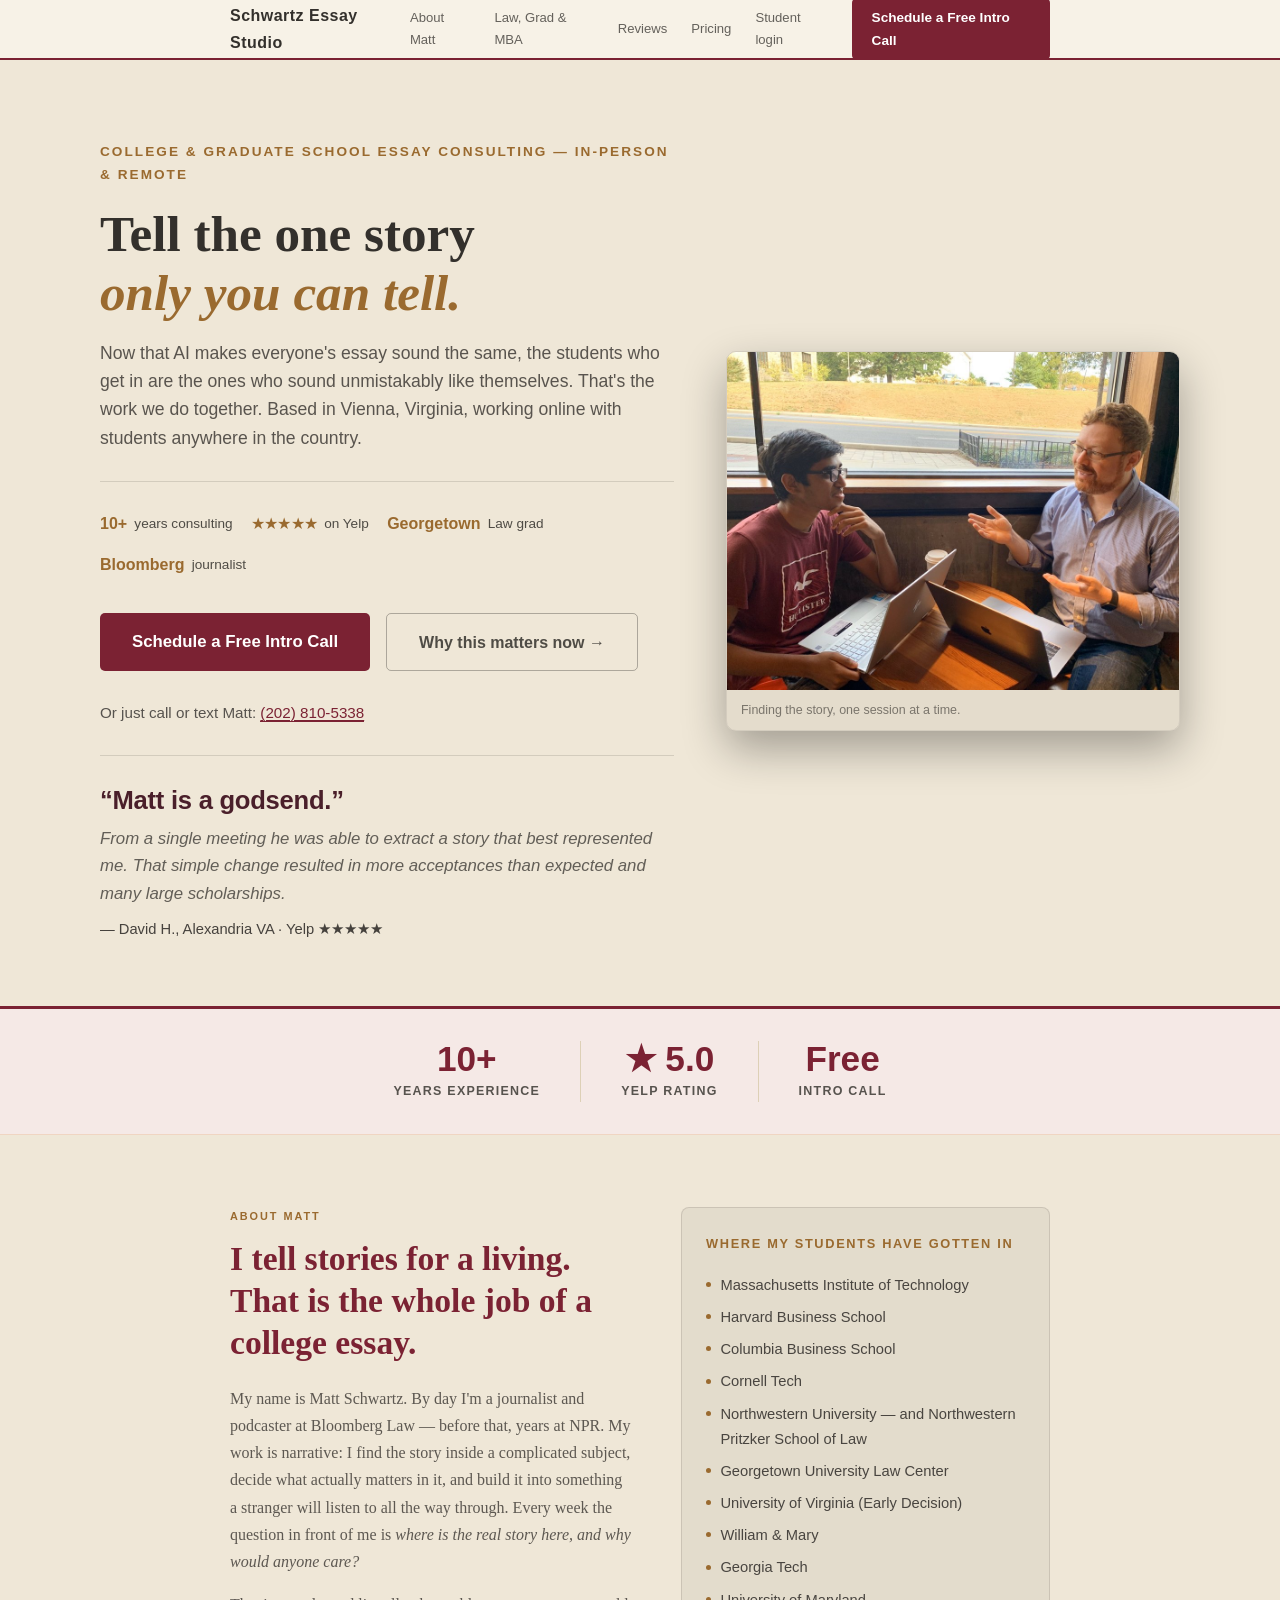
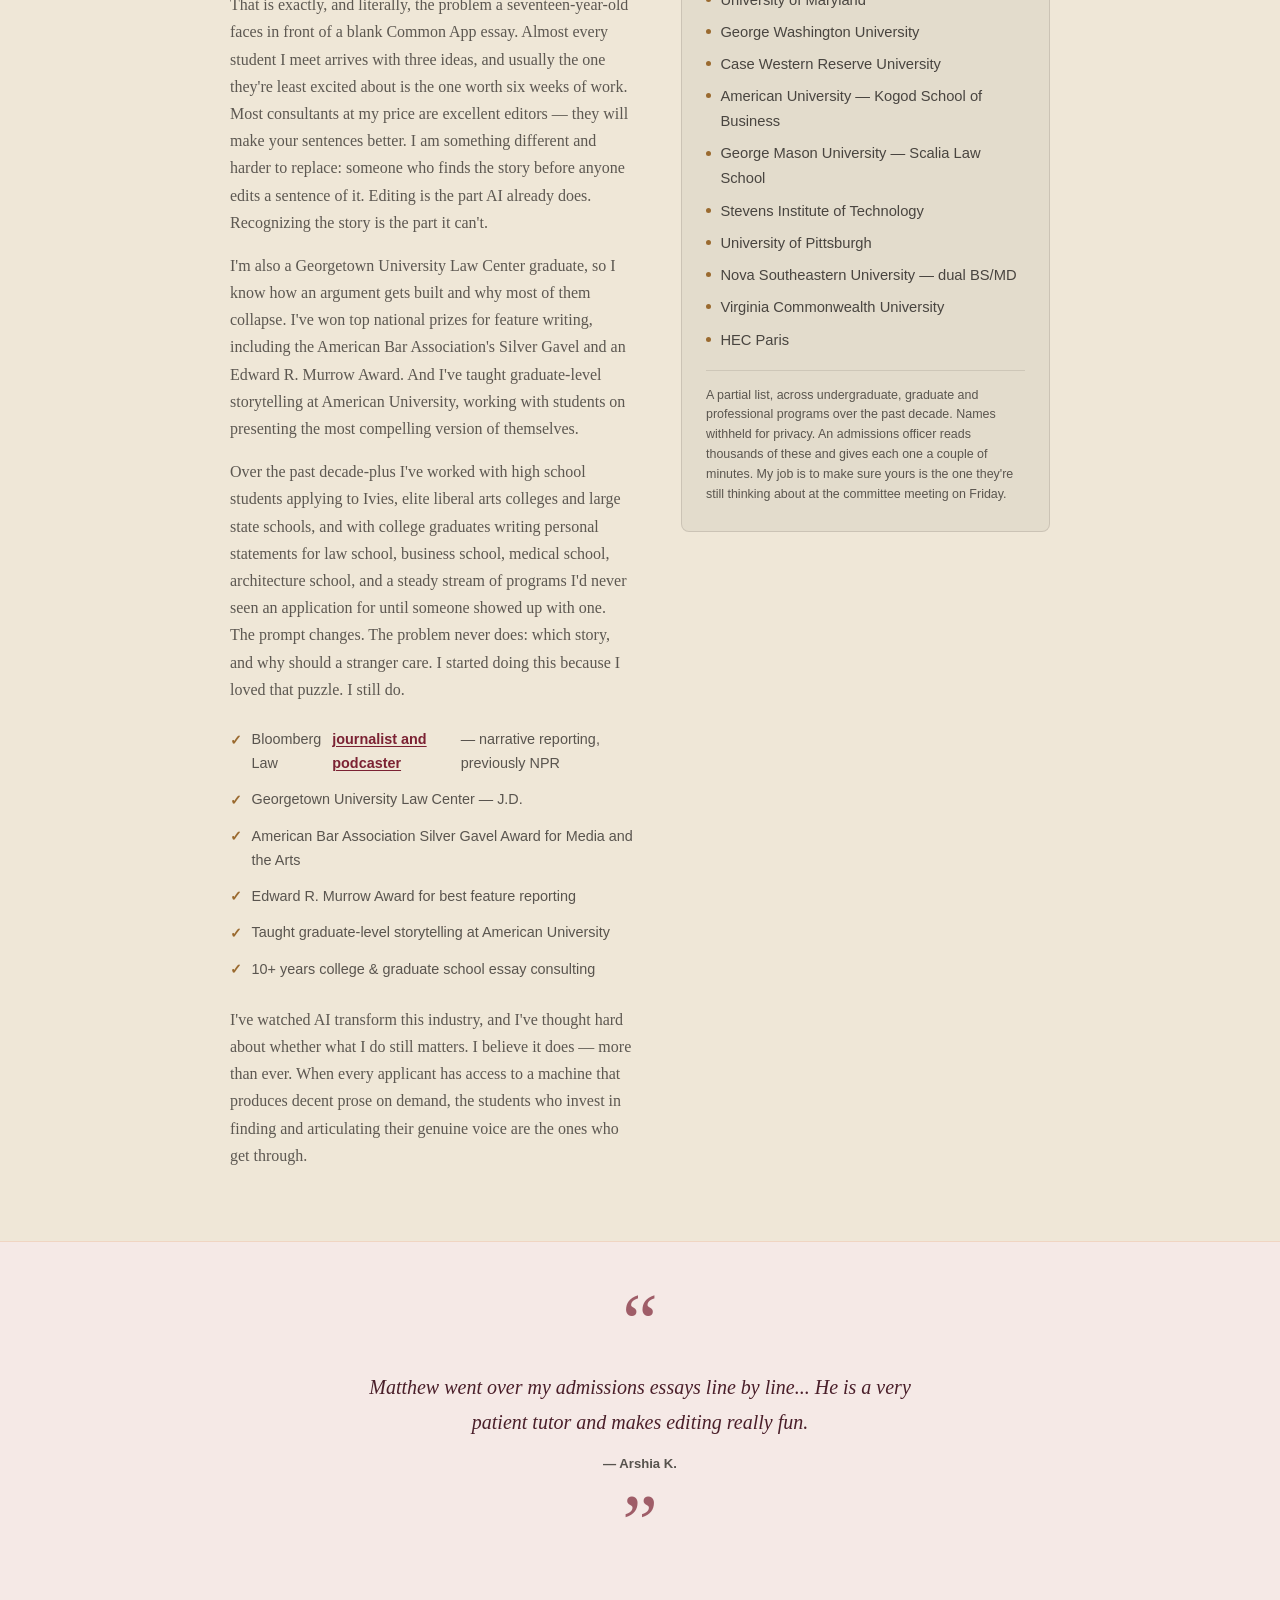
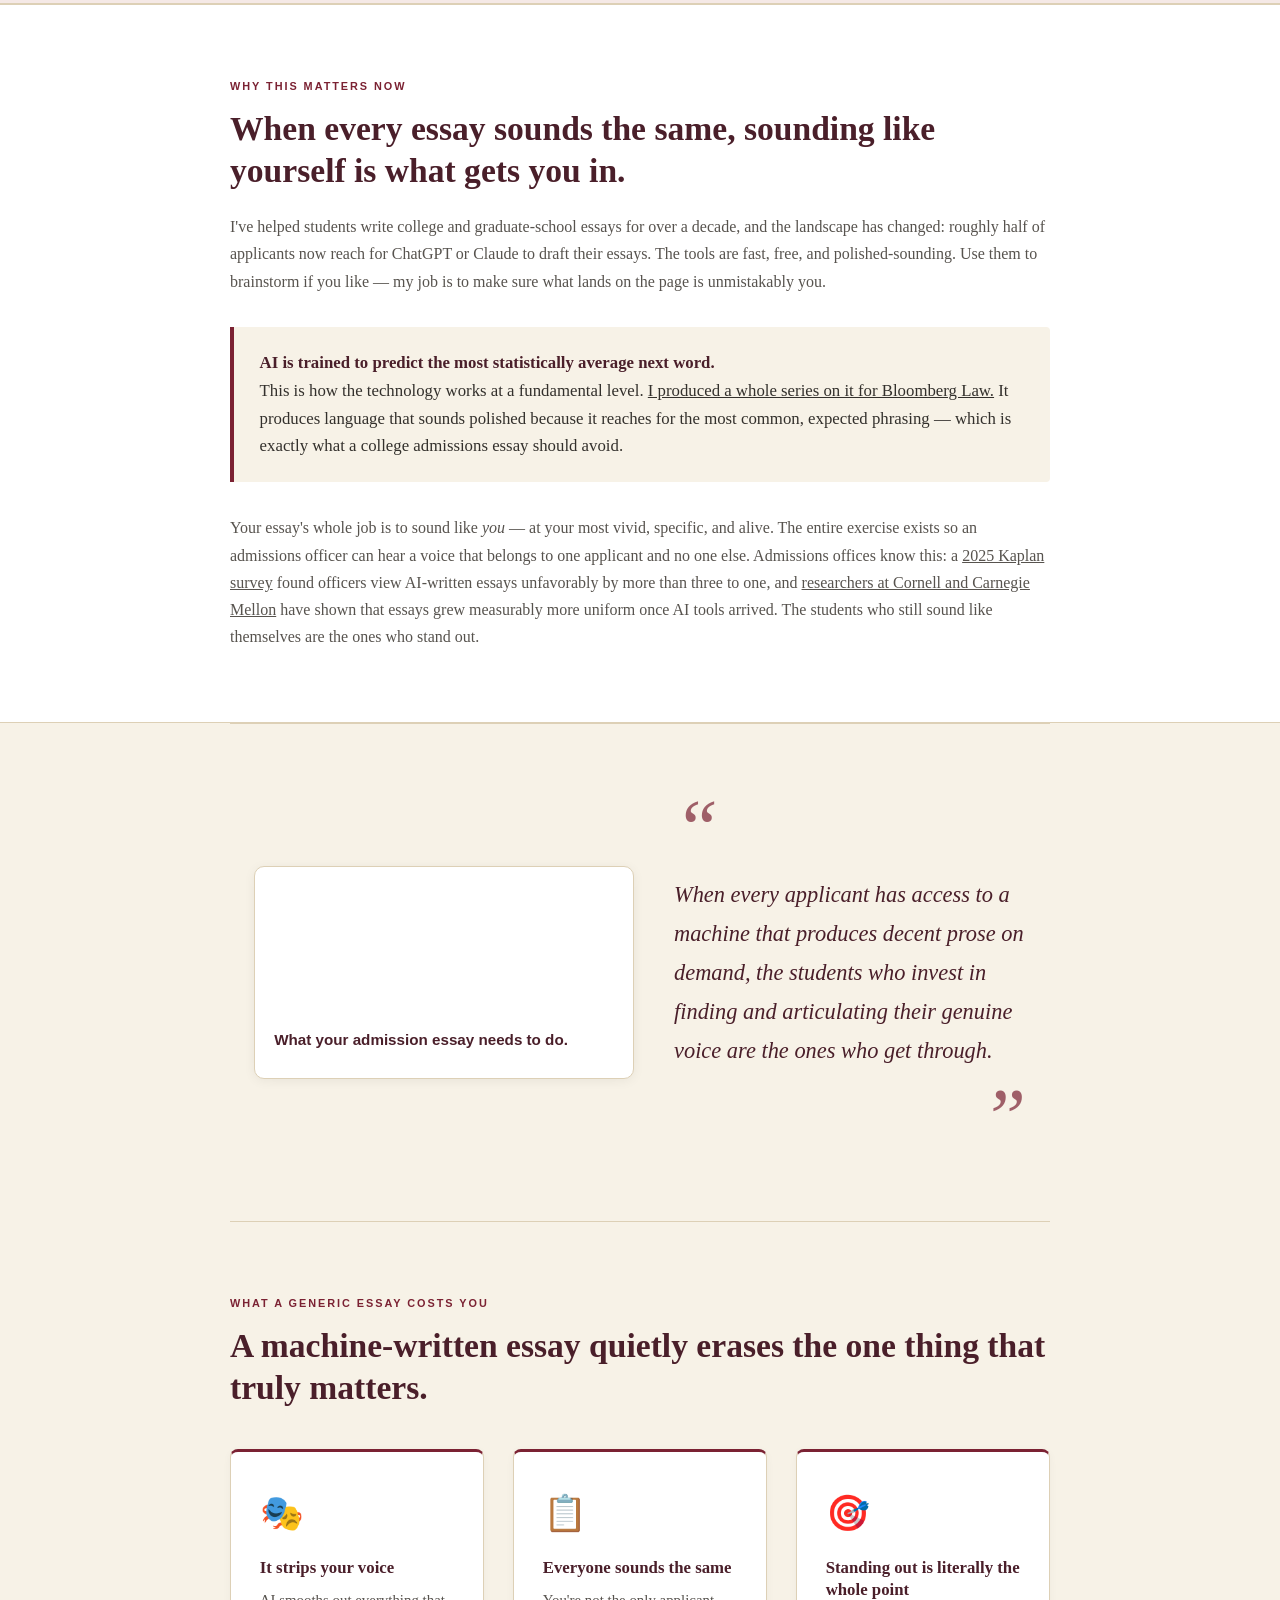
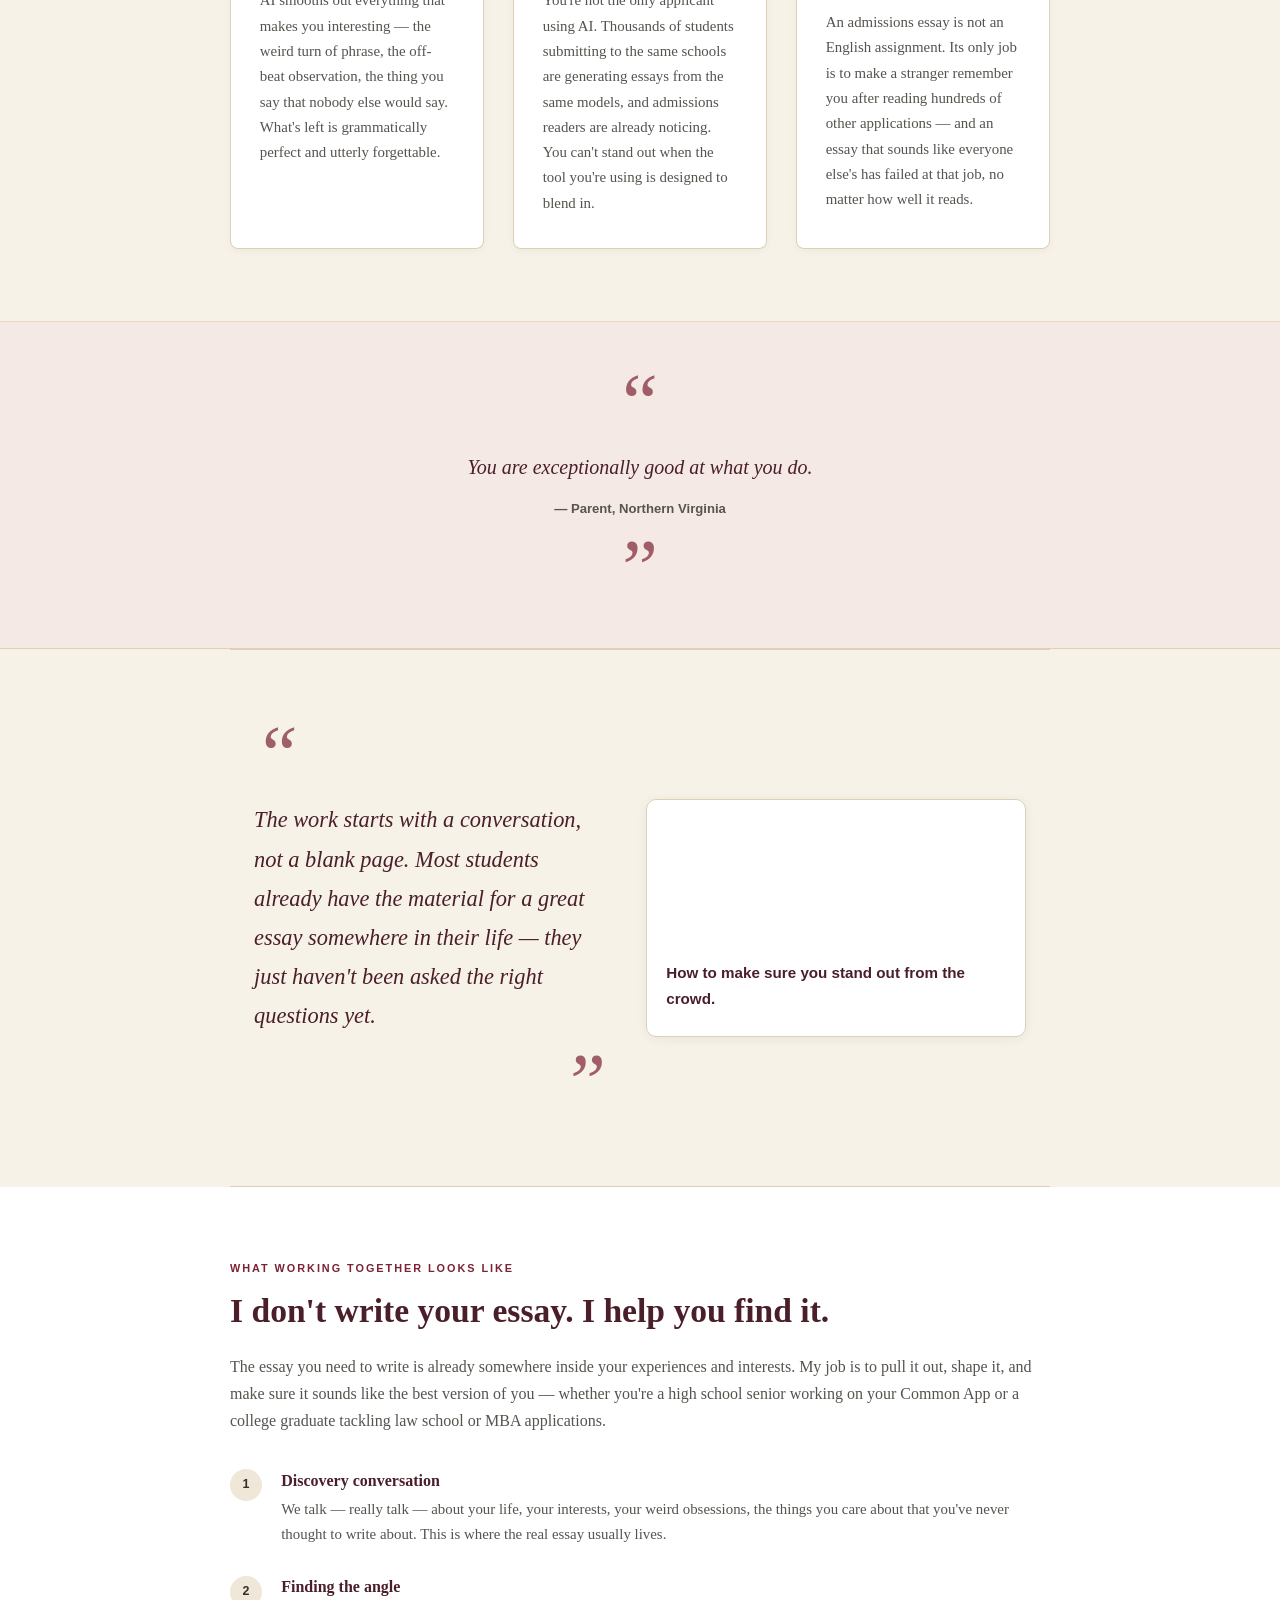
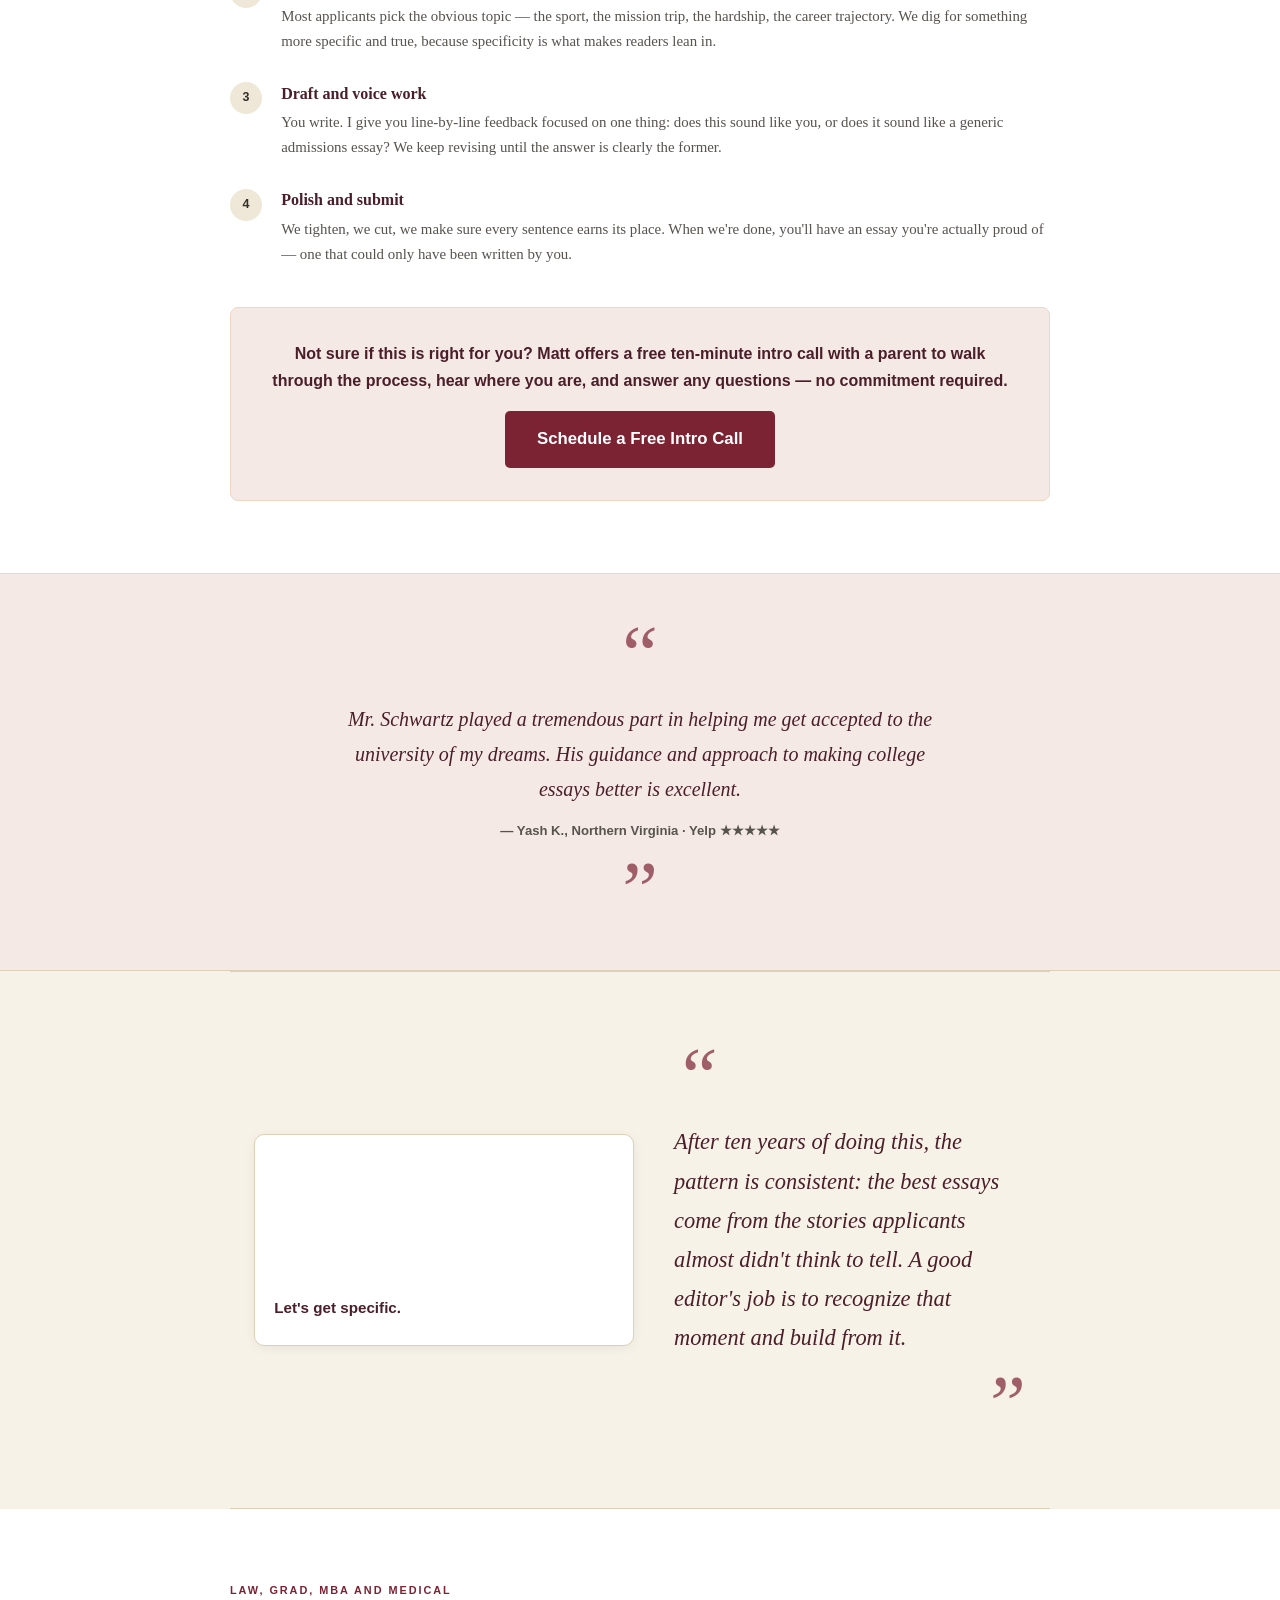
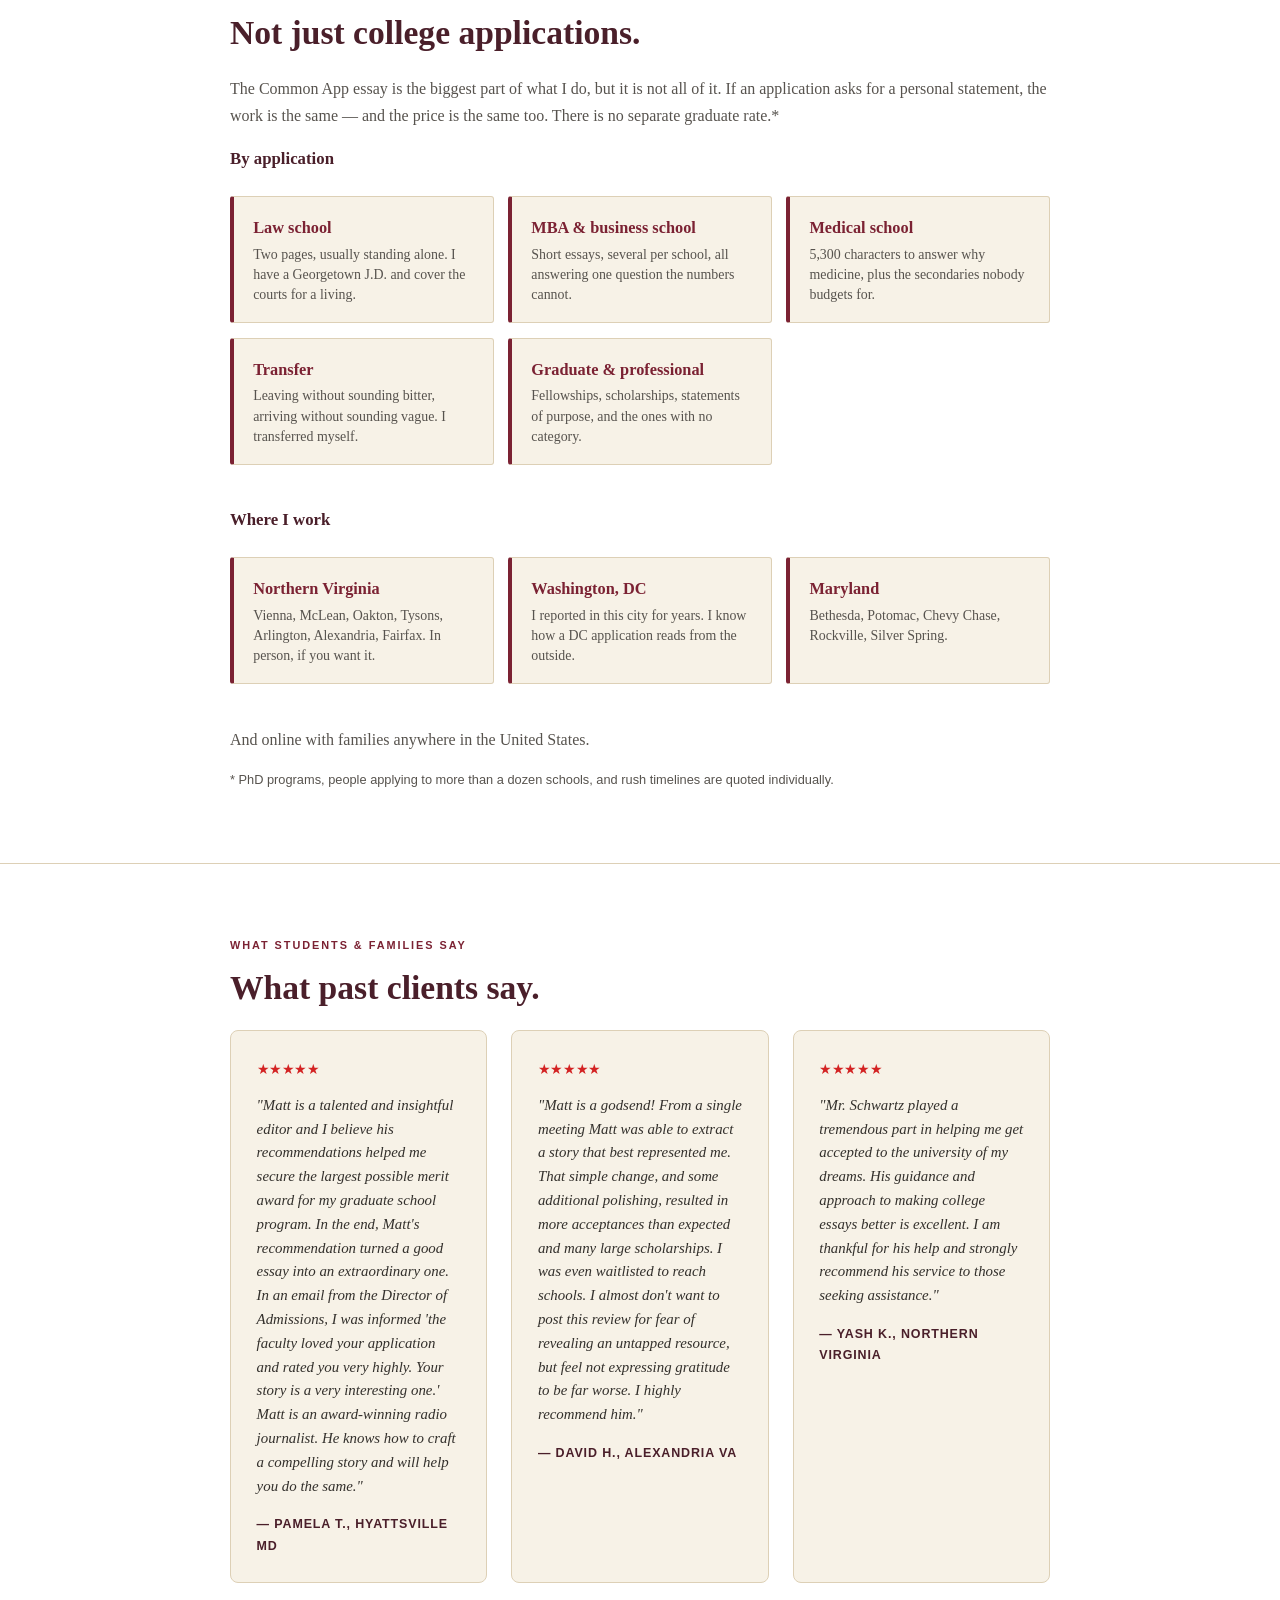
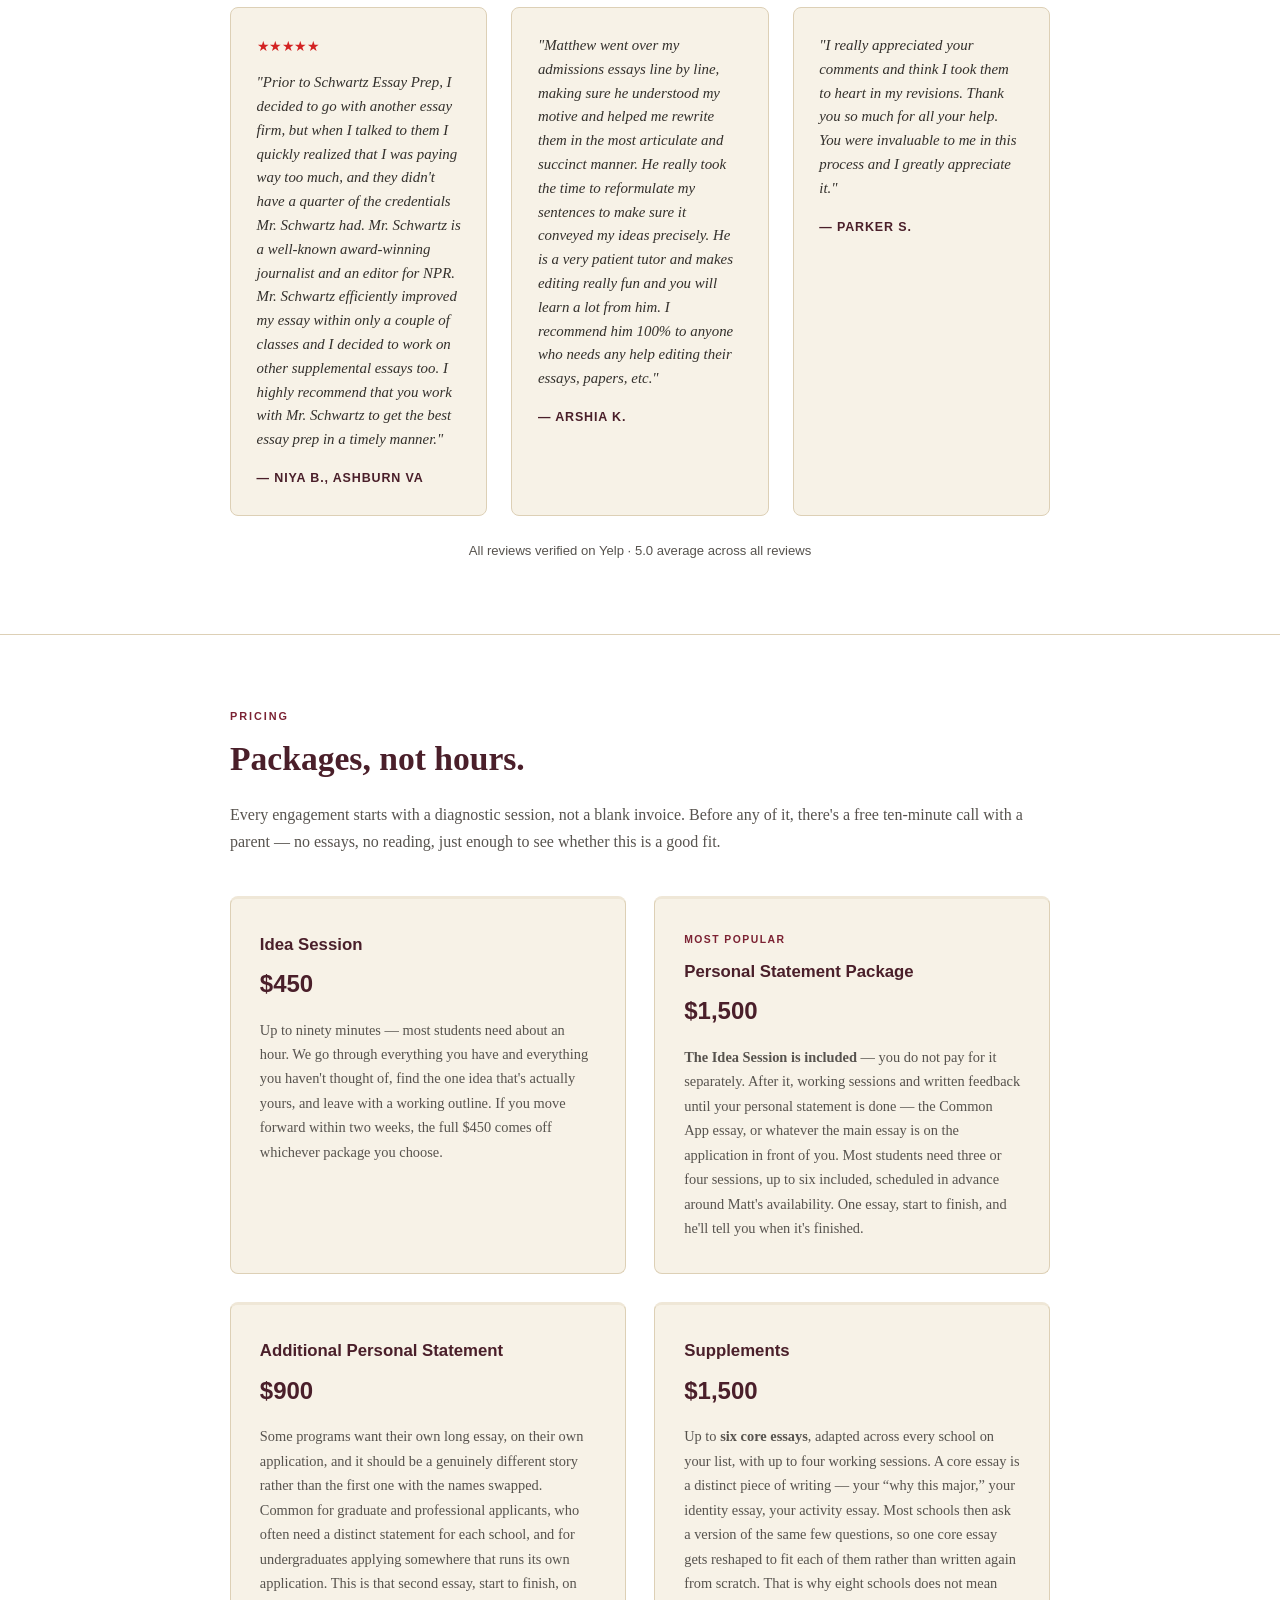
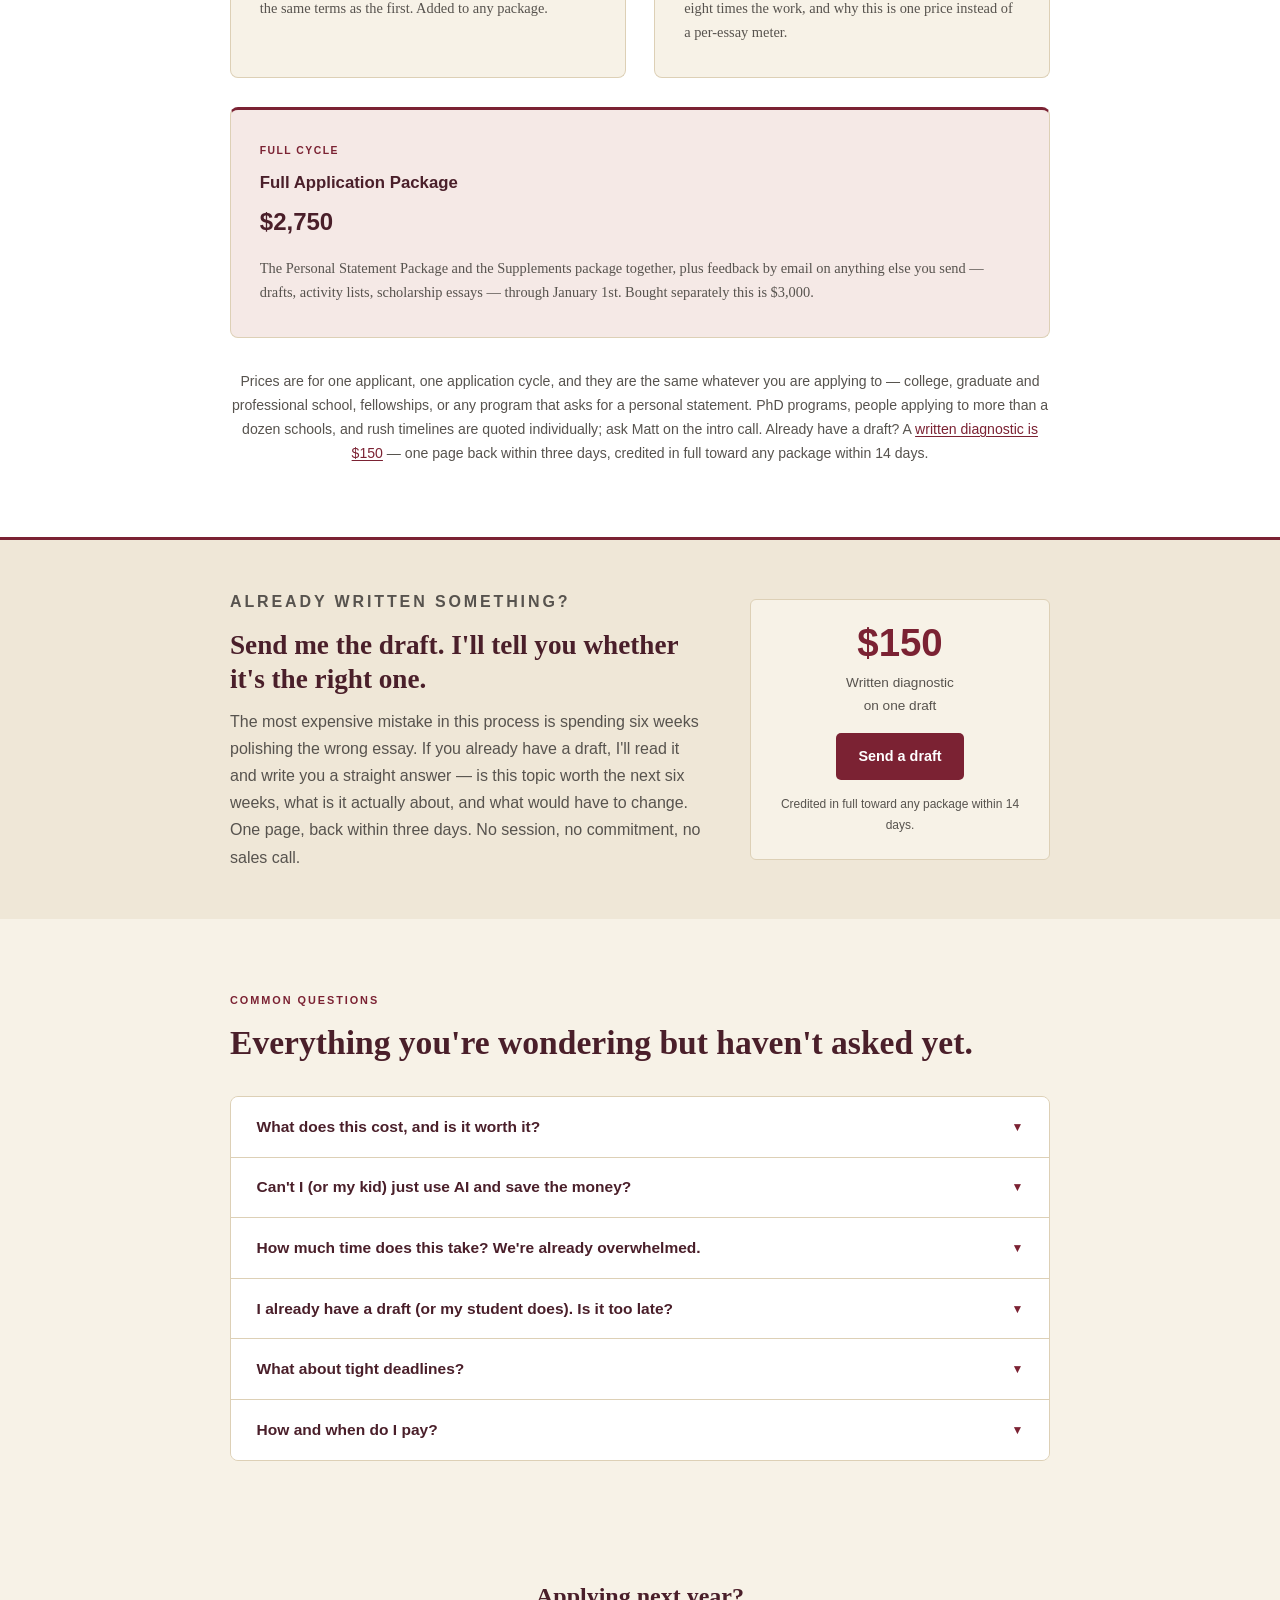
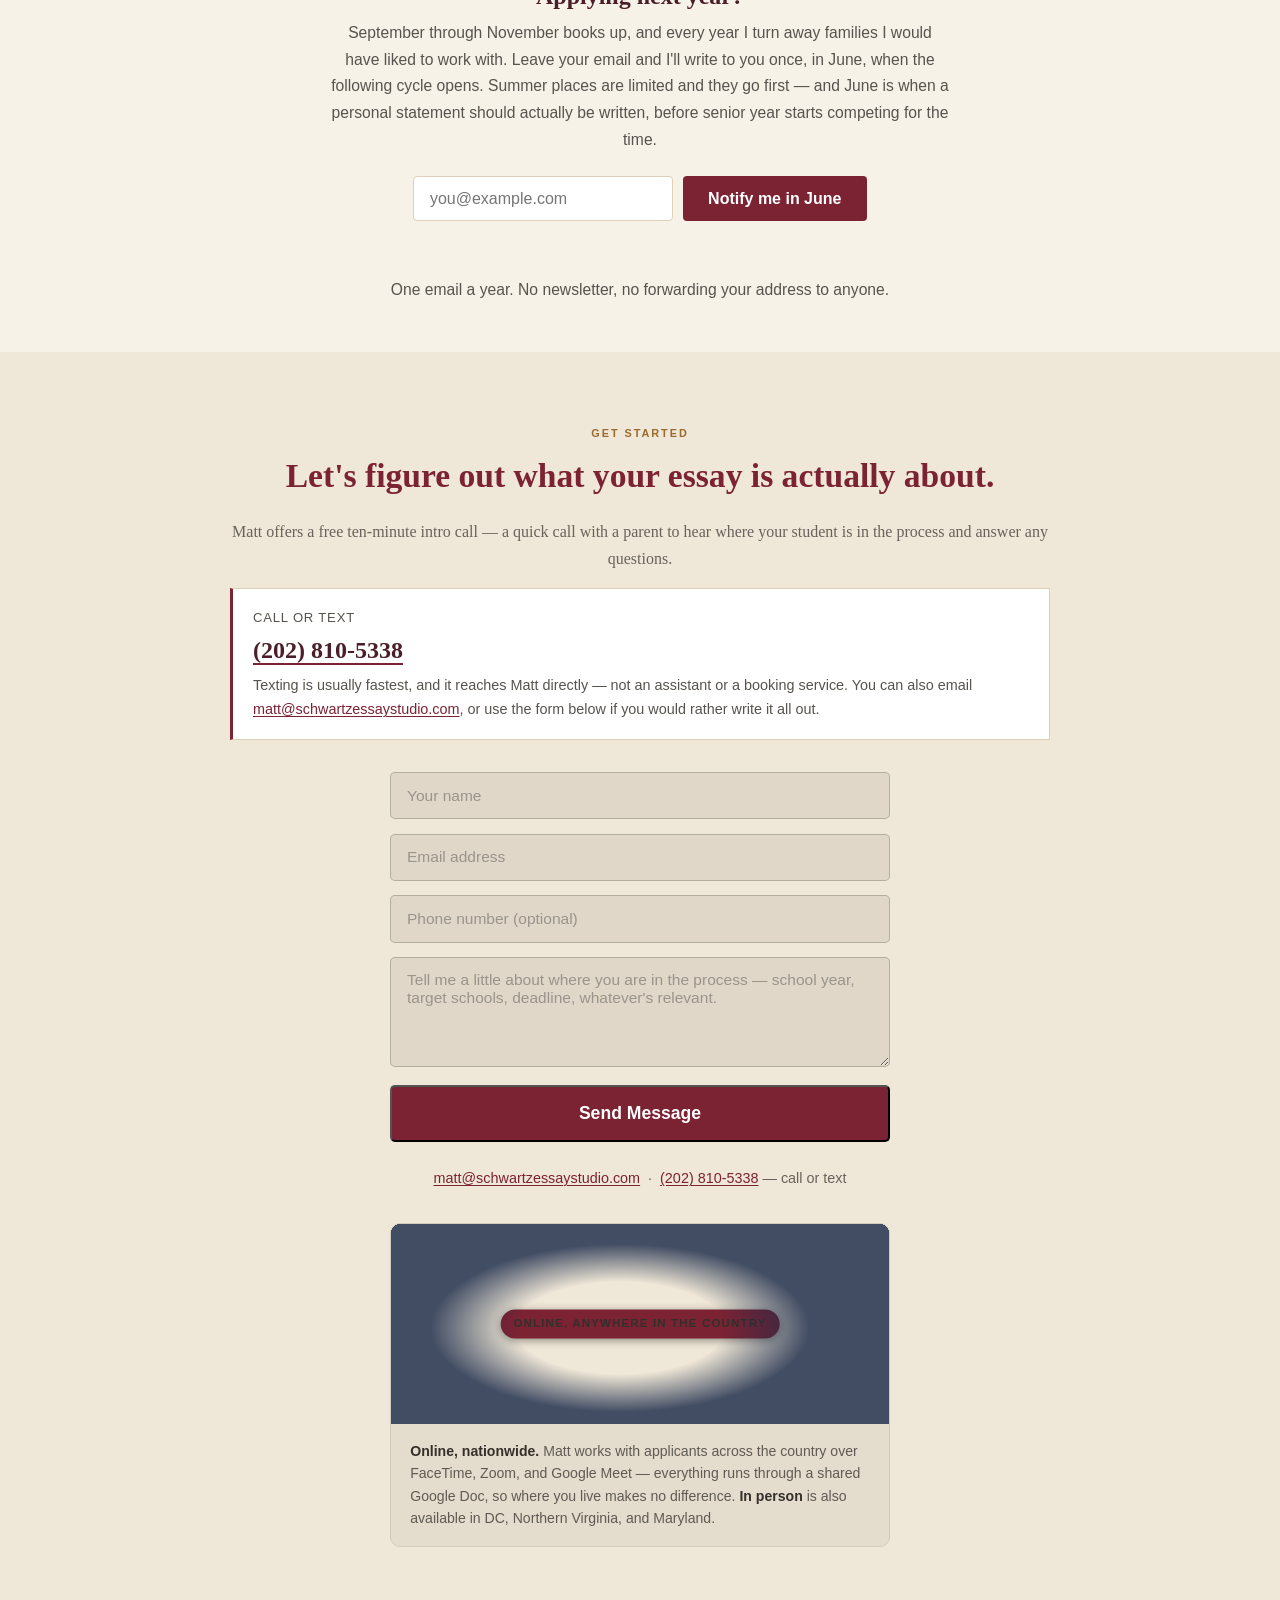
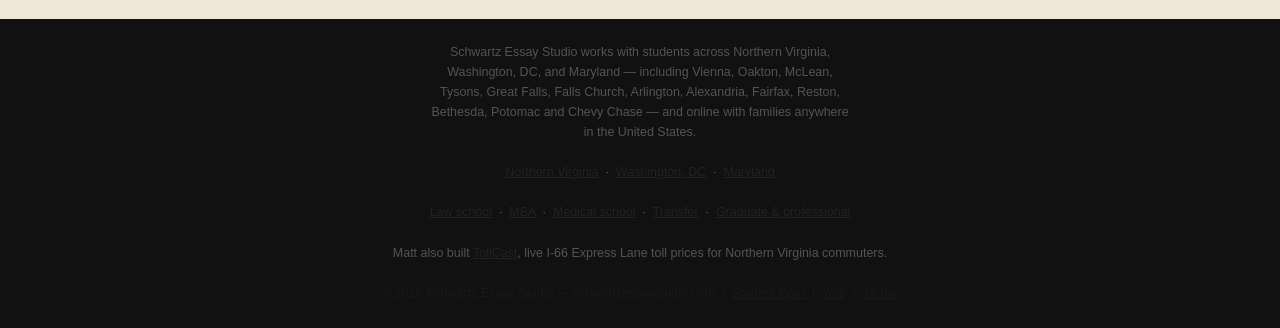
<file: index.html>
<!DOCTYPE html>
<html lang="en">
<head>
  <meta charset="UTF-8" />
  <meta name="viewport" content="width=device-width, initial-scale=1.0" />
  <title>College Essay Coach — Northern Virginia, DC &amp; Maryland | Schwartz Essay Studio</title>
  <meta name="description" content="College and graduate school essay coaching in Vienna VA and across Northern Virginia, Washington DC and Maryland, and online with students anywhere in the country. In an era when AI is writing everyone's essays, your real voice is the most powerful thing you have." />
  <link rel="canonical" href="https://schwartzessaystudio.com/" />

  <!-- Open Graph / link previews. This site is shared parent-to-parent by text
       and email, so the preview card is the first impression far more often
       than a search result is. -->
  <meta property="og:type" content="website" />
  <meta property="og:site_name" content="Schwartz Essay Studio" />
  <meta property="og:url" content="https://schwartzessaystudio.com/" />
  <meta property="og:title" content="Schwartz Essay Studio — Tell the one story only you can tell" />
  <meta property="og:description" content="One-on-one college and graduate school essay coaching, online with students anywhere in the country. An award-winning Bloomberg Law journalist and podcaster, and a Georgetown Law grad, who tells stories for a living." />
  <meta property="og:image" content="https://schwartzessaystudio.com/matt-with-student.jpg" />
  <meta property="og:image:width" content="1000" />
  <meta property="og:image:height" content="750" />
  <meta property="og:image:alt" content="Matt Schwartz working through a college essay draft with a student" />
  <meta name="twitter:card" content="summary_large_image" />
  <meta name="twitter:title" content="Schwartz Essay Studio — Tell the one story only you can tell" />
  <meta name="twitter:description" content="One-on-one college and graduate school essay coaching, online with students anywhere in the country." />
  <meta name="twitter:image" content="https://schwartzessaystudio.com/matt-with-student.jpg" />

  <script type="application/ld+json">
  {
    "@context": "https://schema.org",
    "@type": "ProfessionalService",
    "@id": "https://schwartzessaystudio.com/#business",
    "name": "Schwartz Essay Studio",
    "alternateName": ["Schwartz Essay Prep"],
    "url": "https://schwartzessaystudio.com/",
    "image": "https://schwartzessaystudio.com/matt-with-student.jpg",
    "description": "One-on-one college, graduate and professional school essay coaching. Personal statements, supplements and application essays, online with students anywhere in the United States, and in person in the Washington, DC area.",
    "email": "matt@schwartzessaystudio.com",
    "telephone": "+1-202-810-5338",
    "priceRange": "$450-$2750",
    "address": {
      "@type": "PostalAddress",
      "addressLocality": "Vienna",
      "addressRegion": "VA",
      "addressCountry": "US"
    },
    "areaServed": [
          {
                "@type": "City",
                "name": "Vienna",
                "address": {
                      "@type": "PostalAddress",
                      "addressRegion": "VA",
                      "addressCountry": "US"
                }
          },
          {
                "@type": "City",
                "name": "McLean",
                "address": {
                      "@type": "PostalAddress",
                      "addressRegion": "VA",
                      "addressCountry": "US"
                }
          },
          {
                "@type": "City",
                "name": "Oakton",
                "address": {
                      "@type": "PostalAddress",
                      "addressRegion": "VA",
                      "addressCountry": "US"
                }
          },
          {
                "@type": "City",
                "name": "Falls Church",
                "address": {
                      "@type": "PostalAddress",
                      "addressRegion": "VA",
                      "addressCountry": "US"
                }
          },
          {
                "@type": "City",
                "name": "Arlington",
                "address": {
                      "@type": "PostalAddress",
                      "addressRegion": "VA",
                      "addressCountry": "US"
                }
          },
          {
                "@type": "City",
                "name": "Alexandria",
                "address": {
                      "@type": "PostalAddress",
                      "addressRegion": "VA",
                      "addressCountry": "US"
                }
          },
          {
                "@type": "City",
                "name": "Fairfax",
                "address": {
                      "@type": "PostalAddress",
                      "addressRegion": "VA",
                      "addressCountry": "US"
                }
          },
          {
                "@type": "City",
                "name": "Great Falls",
                "address": {
                      "@type": "PostalAddress",
                      "addressRegion": "VA",
                      "addressCountry": "US"
                }
          },
          {
                "@type": "City",
                "name": "Reston",
                "address": {
                      "@type": "PostalAddress",
                      "addressRegion": "VA",
                      "addressCountry": "US"
                }
          },
          {
                "@type": "City",
                "name": "Bethesda",
                "address": {
                      "@type": "PostalAddress",
                      "addressRegion": "MD",
                      "addressCountry": "US"
                }
          },
          {
                "@type": "City",
                "name": "Potomac",
                "address": {
                      "@type": "PostalAddress",
                      "addressRegion": "MD",
                      "addressCountry": "US"
                }
          },
          {
                "@type": "City",
                "name": "Chevy Chase",
                "address": {
                      "@type": "PostalAddress",
                      "addressRegion": "MD",
                      "addressCountry": "US"
                }
          },
          {
                "@type": "City",
                "name": "Washington",
                "address": {
                      "@type": "PostalAddress",
                      "addressRegion": "DC",
                      "addressCountry": "US"
                }
          },
          {
                "@type": "State",
                "name": "Virginia"
          },
          {
                "@type": "State",
                "name": "Maryland"
          },
          {
                "@type": "Country",
                "name": "United States"
          }
    ],
    "serviceArea": {
          "@type": "GeoCircle",
          "geoMidpoint": {
                "@type": "GeoCoordinates",
                "latitude": 38.9012,
                "longitude": -77.2653
          },
          "geoRadius": "40000"
    },
        "availableChannel": {
          "@type": "ServiceChannel",
          "serviceLocation": { "@type": "Place", "name": "Online, nationwide" },
          "availableLanguage": "English"
        },
    "founder": { "@id": "https://schwartzessaystudio.com/#matt" },
    "provider": { "@id": "https://schwartzessaystudio.com/#matt" },
    "sameAs": [
      "https://www.yelp.com/biz/schwartz-essay-studio-vienna",
      "https://www.facebook.com/SchwartzEssayPrep/",
      "https://collegeessayman.com/"
    ],
    "hasOfferCatalog": {
      "@type": "OfferCatalog",
      "name": "Essay coaching packages",
      "itemListElement": [
        { "@type": "Offer", "name": "Idea Session", "price": "450", "priceCurrency": "USD",
          "description": "Diagnostic session of up to ninety minutes, credited in full toward any package within 14 days. Included in the Personal Statement Package." },
        { "@type": "Offer", "name": "Personal Statement Package", "price": "1500", "priceCurrency": "USD",
          "description": "The Idea Session plus working sessions and written feedback until the personal statement is finished. Up to six sessions included." },
        { "@type": "Offer", "name": "Additional Personal Statement", "price": "900", "priceCurrency": "USD",
          "description": "A second full-length essay on a different story, for a program running its own application." },
        { "@type": "Offer", "name": "Written Diagnostic", "price": "150", "priceCurrency": "USD",
          "description": "A one-page written verdict on a draft you already have: whether the topic is worth pursuing, what it is actually about, and what would need to change. Returned within three days and credited in full toward any package within 14 days." },
        { "@type": "Offer", "name": "Supplements", "price": "1500", "priceCurrency": "USD",
          "description": "Up to six core supplemental essays, adapted across every school on the applicant's list, with up to four working sessions. Covers why-us, why-major, identity, activity, short-answer, portfolio and design statements." },
        { "@type": "Offer", "name": "Full Application Package", "price": "2750", "priceCurrency": "USD",
          "description": "The Personal Statement Package and the Supplements package together, plus feedback through January 1." }
      ]
    }
  }
  </script>

  <script type="application/ld+json">
  {
    "@context": "https://schema.org",
    "@type": "Person",
    "@id": "https://schwartzessaystudio.com/#matt",
    "sameAs": [
      "https://schwartzreports.org/",
      "https://www.linkedin.com/in/schwartzreports/",
      "https://news.bloomberglaw.com/author/matthew-s.-schwartz-22958830",
      "https://www.npr.org/people/620099155/matthew-schwartz",
      "https://muckrack.com/matthew-schwartz-15",
      "https://www.american.edu/soc/faculty/mschwartz.cfm"
    ],
    "disambiguatingDescription": "Matthew S. Schwartz of Schwartz Essay Studio in Vienna, Virginia: senior audio producer at Bloomberg Law and host of the UnCommon Law podcast, previously a reporter and producer at NPR and WAMU, and a graduate of Georgetown University Law Center and the University of Michigan. Other college essay consultants share the surname Schwartz but are unrelated people at unaffiliated businesses.",
    "name": "Matthew S. Schwartz",
    "alternateName": "Matt Schwartz",
    "givenName": "Matthew",
    "familyName": "Schwartz",
    "url": "https://schwartzessaystudio.com/#about",
    "image": "https://schwartzessaystudio.com/matt-with-student.jpg",
    "jobTitle": "College and graduate school essay consultant",
    "description": "Journalist and podcaster at Bloomberg Law, previously NPR, and a Georgetown University Law Center graduate. Award-winning narrative reporter who has coached college, law, business, medical and architecture school applicants for over a decade.",
    "worksFor": { "@type": "Organization", "name": "Bloomberg Law" },
    "alumniOf": { "@type": "CollegeOrUniversity", "name": "Georgetown University Law Center" },
    "knowsAbout": [
      "College application essays",
      "Common Application personal statement",
      "Graduate school personal statements",
      "Law school personal statements",
      "MBA application essays",
      "Narrative storytelling",
      "Narrative podcasting"
    ],
    "award": [
      "American Bar Association Silver Gavel Award for Media and the Arts",
      "Edward R. Murrow Award for best feature reporting"
    ]
  }
  </script>
  <script>
    /* Night theme follows the visitor's own system setting.

       This used to ask a Cloudflare Worker for the visitor's sunset, computed
       from their IP. It was clever and it was wrong: it needed a network round
       trip before the page could pick a palette, it broke whenever the Worker
       route moved, it ignored what the reader had actually chosen, and it
       inferred location from an IP address to answer a question the browser
       already knows the answer to.

       prefers-color-scheme is instant, offline, private, and correct. It also
       updates live when the reader flips their system theme. */
    (function () {
      var root = document.documentElement;
      // The retired sunset script cached sunrise/sunset in localStorage for 12
      // hours and applied "night" from that cache with no network call. A
      // browser holding a stale copy of this page could therefore sit in dark
      // mode all through the following morning. Clear the legacy key so the
      // old state can never outlive the old code.
      try { localStorage.removeItem("cem-sun"); } catch (e) {}
      var mq = window.matchMedia && window.matchMedia("(prefers-color-scheme: dark)");
      if (!mq) return;                       // very old browser: stay light
      function apply(dark) {
        if (dark) root.setAttribute("data-theme", "night");
        else root.removeAttribute("data-theme");
      }
      apply(mq.matches);
      if (mq.addEventListener) mq.addEventListener("change", function (e) { apply(e.matches); });
      else if (mq.addListener) mq.addListener(function (e) { apply(e.matches); });
    })();
  </script>
  <style>
    :root {
      /* Typewriter palette, Sep 4 2026. Variable NAMES are deliberately
         unchanged from the navy/orange scheme so the whole site re-skins from
         this block alone; --navy is now the warm panel ground rather than a
         dark one, and --accent is maroon. Revert = git checkout
         pre-typewriter-redesign */
      --ink: #33302c;
      --muted: #57534e;
      --light: #f7f2e7;            /* parchment */
      --accent: #7b2233;           /* maroon */
      --accent-dark: #5d1926;
      --accent-light: #f5e9e6;
      --navy: #efe7d7;             /* panel ground - now warm, not dark */
      --navy-light: #e7dcc7;
      --heading: #4a1f2a;          /* deep maroon-black, was --navy */
      --gold: #9a6a2f;             /* aged brass, for eyebrows */
      --border: #ddd0b6;
      --max: 820px;
      --sans: -apple-system, BlinkMacSystemFont, 'Segoe UI', sans-serif;
      --panel-ink: 51, 48, 44;     /* rgb of --ink, for the alpha overlays */
        --paper: #fff;               /* section ground for the white bands */
        --surface: #fff;             /* raised card sitting on a section */
    }


    /* ── ALREADY HAVE A DRAFT + SUBSCRIBE ── */
    .draft-band {
      background: var(--navy);
      border-top: 3px solid var(--accent);
      padding: 3rem 1.5rem;
    }
    .draft-inner {
      max-width: var(--max); margin: 0 auto;
      display: grid; grid-template-columns: minmax(0, 1fr) 300px;
      gap: 2.5rem; align-items: center;
    }
    .draft-inner h2 { font-size: 1.7rem; color: var(--heading); margin-bottom: 0.7rem; }
    .draft-inner p { font-family: var(--sans); font-size: 1rem; color: var(--muted); }
    .draft-price {
      background: var(--light); border: 1px solid var(--border);
      border-radius: 6px; padding: 1.5rem; text-align: center;
    }
    .draft-price .amt {
      font-family: var(--sans); font-size: 2.4rem; font-weight: 800;
      color: var(--accent); line-height: 1; display: block;
    }
    .draft-price .what {
      font-family: var(--sans); font-size: 0.85rem; color: var(--muted);
      margin: 0.5rem 0 1rem; display: block;
    }
    .subscribe-band { background: var(--light); padding: 3rem 1.5rem; }
    .subscribe-inner { max-width: 620px; margin: 0 auto; text-align: center; }
    .subscribe-inner h2 { font-size: 1.5rem; color: var(--heading); margin-bottom: 0.6rem; }
    .subscribe-inner p { font-family: var(--sans); font-size: 0.98rem; color: var(--muted); margin-bottom: 1.4rem; }
    .subscribe-form { display: flex; gap: 0.6rem; justify-content: center; flex-wrap: wrap; }
    .subscribe-form input {
      font-family: var(--sans); font-size: 1rem; padding: 0.8rem 1rem;
      border: 1px solid var(--border); border-radius: 4px; min-width: 260px;
      background: var(--surface); color: #1a1a1a;
    }
    :root[data-theme="night"] .subscribe-form input { background: var(--navy-light); color: var(--ink); }
    .subscribe-form button {
      font-family: var(--sans); font-weight: 700; font-size: 1rem; cursor: pointer;
      padding: 0.8rem 1.6rem; border: none; border-radius: 4px;
      background: var(--accent); color: #fff;
    }
    .subscribe-form button:hover { background: var(--accent-dark); }
    .subscribe-msg {
      font-family: var(--sans); font-size: 0.92rem; margin-top: 0.9rem; min-height: 1.2em;
    }
    .subscribe-fine { font-family: var(--sans); font-size: 0.8rem; color: var(--muted); margin-top: 1rem; }
    @media (max-width: 639px) {
      .draft-inner { grid-template-columns: minmax(0, 1fr); gap: 1.6rem; }
      .subscribe-form input { min-width: 0; width: 100%; }
      .subscribe-form button { width: 100%; }
    }

    /* ── NIGHT ──
       Applied when the visitor's own location is past civil twilight, decided
       by the geo Worker from request.cf and cached in localStorage so repeat
       visits paint instantly with no flash.

       Every value below is a redefinition of a variable that already exists,
       which is why one block re-skins the whole site. --panel-ink is the
       important one: 38 rgba() overlays are written against it, and on a dark
       ground they have to be light rather than dark. */
    :root[data-theme="night"] {
      --ink: #ece4d6;
      --muted: #a9a096;
      --light: #211f22;            /* page ground */
      --accent: #c04a5e;           /* maroon, lifted for contrast on dark */
      --accent-dark: #a63a4d;
      --accent-light: #2b2226;     /* was a pale tint; now a dark one */
      --navy: #2a272b;             /* panel ground */
      --navy-light: #322e33;
      --gold: #d9a25c;
      --border: #443f45;
      --heading: #f0c9a8;
      --panel-ink: 236, 228, 214;  /* overlays go light on a dark ground */
        --paper: #1a181b;            /* darker than --light so bands still alternate */
        --surface: #262329;          /* a card reads as raised, not as a hole */
    }
    :root[data-theme="night"] body { background: var(--light); }
    :root[data-theme="night"] .hero-photo img,
    :root[data-theme="night"] .about-photo img { filter: brightness(0.88); }
    :root[data-theme="night"] .faq-item,
    :root[data-theme="night"] .testimonial,
    :root[data-theme="night"] .pricing-card,
    :root[data-theme="night"] .problem-card { background: var(--navy-light); }


    *, *::before, *::after { box-sizing: border-box; margin: 0; padding: 0; }

    body {
      font-family: Georgia, 'Times New Roman', serif;
      color: var(--ink);
      background: var(--light);
      line-height: 1.7;
    }

    /* ── NAV ── */
    nav {
      position: sticky;
      top: 0;
      background: var(--light);
      border-bottom: 2px solid var(--accent);
      z-index: 100;
      padding: 0 1.5rem;
    }
    .nav-inner {
      max-width: var(--max);
      margin: 0 auto;
      display: flex;
      align-items: center;
      justify-content: space-between;
      height: 58px;
    }
    .nav-logo {
      font-family: var(--sans);
      font-size: 1rem;
      font-weight: 700;
      letter-spacing: 0.03em;
      text-decoration: none;
      color: var(--ink);
    }
    .nav-links {
      display: flex;
      align-items: center;
      gap: 1.5rem;
    }
    .nav-link {
      font-family: var(--sans);
      font-size: 0.82rem;
      color: rgba(var(--panel-ink),0.75);
      text-decoration: none;
      font-weight: 500;
    }
    .nav-link:hover { color: var(--accent); }
    .nav-cta {
      background: var(--accent);
      color: #fff;
      text-decoration: none;
      padding: 0.45rem 1.2rem;
      border-radius: 4px;
      font-family: var(--sans);
      font-size: 0.85rem;
      font-weight: 700;
      transition: background 0.15s;
    }
    .nav-cta:hover { background: var(--accent-dark); }
    @media (max-width: 540px) {
      .nav-link { display: none; }
    }

    /* ── HERO ── */
    .hero {
      background: var(--navy);
      padding: 5rem 1.5rem 4rem;
      text-align: center;
      color: var(--ink);
    }
    .hero-layout {
      display: grid;
      grid-template-columns: minmax(0, 1fr) 42%;
      min-width: 0;
      gap: 3.25rem;
      align-items: center;
      max-width: 1080px;
      margin: 0 auto;
      text-align: left;
    }
    .hero-layout .hero-eyebrow,
    .hero-layout .hero-sub,
    .hero-layout .hero-rule,
    .hero-layout .hero-trust-bar,
    .hero-layout .hero-cta-group,
    .hero-layout .hero-mini-testimonial { margin-left: 0; margin-right: 0; }
    .hero-layout .hero h1,
    .hero-layout h1 { margin-left: 0; }
    .hero-layout .hero-trust-bar,
    .hero-layout .hero-cta-group { justify-content: flex-start; }
    .hero-layout .hero-rule { max-width: none; }
    .hero-layout .hero-trust-bar { gap: 0.85rem 1.15rem; }
    .hero-layout .hero-sub { max-width: 34em; }
    .hero-copy { min-width: 0; }
    .hero-photo {
      min-width: 0;
      border-radius: 10px;
      overflow: hidden;
      border: 1px solid rgba(var(--panel-ink),0.14);
      box-shadow: 0 18px 44px rgba(0,0,0,0.32);
      line-height: 0;
    }
    .hero-photo img {
      width: 100%;
      height: auto;
      display: block;
    }
    .hero-photo figcaption {
      font-family: var(--sans);
      font-size: 0.78rem;
      line-height: 1.5;
      color: rgba(var(--panel-ink),0.6);
      background: rgba(var(--panel-ink),0.06);
      padding: 0.65rem 0.85rem;
    }
    @media (max-width: 820px) {
      .hero-layout { grid-template-columns: minmax(0, 1fr); gap: 2rem; text-align: center; }
      .hero-layout .hero-trust-bar,
      .hero-layout .hero-cta-group { justify-content: center; }
      .hero-layout h1 { margin-left: auto; margin-right: auto; }
      .hero-layout .hero-sub { margin-left: auto; margin-right: auto; }
    }

    /* ── ADMITS CARD (About right column) ── */
    .admits-card {
      background: rgba(var(--panel-ink),0.06);
      border: 1px solid rgba(var(--panel-ink),0.14);
      border-radius: 8px;
      padding: 1.6rem 1.5rem;
    }
    .admits-card h3 {
      font-family: var(--sans);
      font-size: 0.8rem;
      font-weight: 700;
      letter-spacing: 0.13em;
      text-transform: uppercase;
      color: var(--gold);
      margin-bottom: 1.1rem;
    }
    .admits-list {
      list-style: none;
      display: flex;
      flex-direction: column;
      gap: 0.45rem;
      margin: 0 0 1.1rem;
    }
    .admits-list li {
      font-family: var(--sans);
      font-size: 0.92rem;
      color: rgba(var(--panel-ink),0.88);
      padding-left: 0.9rem;
      position: relative;
    }
    .admits-list li::before {
      content: "";
      position: absolute;
      left: 0;
      top: 0.62em;
      width: 5px;
      height: 5px;
      border-radius: 50%;
      background: var(--gold);
    }
    .admits-note {
      font-family: var(--sans);
      font-size: 0.78rem;
      line-height: 1.6;
      color: rgba(var(--panel-ink),0.5);
      border-top: 1px solid rgba(var(--panel-ink),0.12);
      padding-top: 0.9rem;
    }
    @media (max-width: 620px) {
      .admits-card { padding: 1.3rem 1.15rem; }
    }
    .hero-eyebrow {
      font-family: var(--sans);
      font-size: 0.85rem;
      font-weight: 700;
      letter-spacing: 0.15em;
      text-transform: uppercase;
      color: var(--gold);
      margin-bottom: 1.2rem;
    }
    .hero h1 {
      font-size: clamp(2.1rem, 5.5vw, 3.2rem);
      line-height: 1.15;
      max-width: 680px;
      margin: 0 auto 1rem;
      color: var(--ink);
    }
    .hero h1 em {
      font-style: italic;
      color: var(--gold);
    }
    .hero-sub {
      font-family: var(--sans);
      font-size: 1.1rem;
      color: rgba(var(--panel-ink),0.8);
      max-width: 540px;
      margin: 0 auto 1.6rem;
      line-height: 1.6;
    }

    .hero-rule {
      border: none;
      border-top: 1px solid rgba(var(--panel-ink),0.15);
      margin: 1.8rem auto;
      max-width: 540px;
    }

    /* Trust bar — shows before CTA */
    .hero-trust-bar {
      display: flex;
      justify-content: center;
      flex-wrap: wrap;
      gap: 1.5rem;
      margin-bottom: 2.2rem;
    }
    .trust-item {
      display: flex;
      align-items: center;
      gap: 0.45rem;
      font-family: var(--sans);
      font-size: 0.85rem;
      color: rgba(var(--panel-ink),0.85);
      font-weight: 500;
    }
    .trust-item .trust-val {
      font-weight: 800;
      color: var(--gold);
      font-size: 1rem;
    }
    .trust-stars {
      color: var(--gold);
      font-size: 1rem;
      letter-spacing: -0.05em;
    }

    .hero-cta-group {
      display: flex;
      gap: 1rem;
      justify-content: center;
      flex-wrap: wrap;
      margin-bottom: 1.8rem;
    }
    .btn-primary {
      background: var(--accent);
      color: #fff;
      text-decoration: none;
      padding: 0.9rem 2rem;
      border-radius: 5px;
      font-family: var(--sans);
      font-weight: 700;
      font-size: 1.05rem;
      transition: background 0.15s, transform 0.1s;
      display: inline-block;
    }
    .btn-primary:hover {
      background: var(--accent-dark);
      transform: translateY(-1px);
    }
    .btn-secondary {
      color: rgba(var(--panel-ink),0.85);
      text-decoration: none;
      padding: 0.9rem 2rem;
      border: 1.5px solid rgba(var(--panel-ink),0.35);
      border-radius: 5px;
      font-family: var(--sans);
      font-weight: 600;
      font-size: 1rem;
      transition: border-color 0.15s, color 0.15s;
    }
    .btn-secondary:hover {
      border-color: rgba(var(--panel-ink),0.7);
      color: var(--ink);
    }

    /* Mini testimonial right below hero CTA */
    .hero-mini-testimonial {
      font-family: var(--sans);
      font-size: 1.05rem;
      color: rgba(var(--panel-ink),0.75);
      font-style: italic;
      max-width: 560px;
      margin: 0 auto;
      line-height: 1.65;
    }
    .hero-mini-testimonial strong {
      color: rgba(var(--panel-ink),0.9);
      font-style: normal;
    }
    .hero-quote-hook { display: block; font-size: 1.6rem; line-height: 1.25; font-style: normal;
      font-weight: 600; color: var(--heading); margin-bottom: 0.5rem; letter-spacing: -0.01em; }
    .hero-quote-proof { display: block; }
    .hero-mini-testimonial cite { display: block; margin-top: 0.6rem; font-style: normal;
      color: rgba(var(--panel-ink),0.9); font-size: 0.92rem; }

    /* ── SECTION COMMON ── */
    section { padding: 4.5rem 1.5rem; }
    /* ── WHAT I WORK ON / WHERE ── the two link grids that surface the
       eight sub-pages. They were footer-only and effectively invisible. */
    .works-section { background: var(--paper); }
    .works-section h2 { color: var(--heading); }
    .works-grid {
      display: grid;
      grid-template-columns: repeat(auto-fit, minmax(min(220px, 100%), 1fr));
      gap: 0.9rem;
      margin: 1.4rem 0 2.6rem;
    }
    .works-card {
      display: block;
      padding: 1.05rem 1.2rem;
      border: 1px solid var(--border);
      border-left: 4px solid var(--accent);
      border-radius: 3px;
      background: var(--light);
      text-decoration: none;
      transition: transform .12s ease, box-shadow .12s ease;
    }
    .works-card:hover {
      transform: translateY(-2px);
      box-shadow: 0 4px 14px rgba(var(--panel-ink), 0.10);
    }
    .works-card strong {
      display: block;
      color: var(--accent);
      font-size: 1.02rem;
      margin-bottom: 0.2rem;
    }
    .works-card span {
      display: block;
      color: var(--muted);
      font-size: 0.87rem;
      line-height: 1.45;
    }
    .works-sub {
      font-weight: 700;
      color: var(--heading);
      margin: 0 0 0.2rem;
      font-size: 1.05rem;
    }

    .section-inner {
      max-width: var(--max);
      margin: 0 auto;
    }
    .section-label {
      font-family: var(--sans);
      font-size: 0.68rem;
      font-weight: 700;
      letter-spacing: 0.18em;
      text-transform: uppercase;
      color: var(--accent);
      margin-bottom: 0.8rem;
    }
    h2 {
      font-size: clamp(1.5rem, 3.5vw, 2.1rem);
      line-height: 1.25;
      margin-bottom: 1.3rem;
      color: var(--heading);
    }
    p { margin-bottom: 1rem; color: var(--muted); }
    p:last-child { margin-bottom: 0; }

    /* ── PULL QUOTE BAND ── */
    .pull-quote-band {
      background: var(--accent-light);
      border-top: 1px solid #f0d5c2;
      border-bottom: 1px solid var(--border);
      padding: 2.5rem 1.5rem;
      text-align: center;
    }
    .pull-quote-band blockquote {
      max-width: 600px;
      margin: 0 auto;
      font-size: 1.25rem;
      font-style: italic;
      line-height: 1.75;
      color: var(--heading);
      position: relative;
    }
    .pull-quote-band .pull-quote-attr {
      font-family: var(--sans);
      font-size: 0.82rem;
      font-weight: 600;
      color: var(--muted);
      margin-top: 0.8rem;
      font-style: normal;
    }
    /* Ornamental quote marks — large open/close quotes in accent color */
    .pull-quote-band .ornament {
      display: block;
      font-family: Georgia, serif;
      font-size: 5rem;
      line-height: 1;
      color: var(--accent);
      font-style: normal;
      margin: 0 auto;
      width: fit-content;
      opacity: 0.7;
    }
    .pull-quote-band .ornament-open  { margin-bottom: 0.5rem; }
    .pull-quote-band .ornament-close { margin-top: 0.5rem; }

    /* ── STATS BAR ── */
    .stats-bar {
      background: var(--accent-light);
      border-top: 3px solid var(--accent);
      border-bottom: 1px solid #f0d5c2;
      padding: 2rem 1.5rem;
    }
    .stats-inner {
      max-width: var(--max);
      margin: 0 auto;
      display: flex;
      justify-content: center;
      flex-wrap: wrap;
      gap: 2.5rem;
    }
    .stat-item {
      text-align: center;
    }
    .stat-num {
      font-family: var(--sans);
      font-size: 2.2rem;
      font-weight: 800;
      color: var(--accent);
      line-height: 1;
      display: block;
    }
    .stat-label {
      font-family: var(--sans);
      font-size: 0.78rem;
      color: var(--muted);
      text-transform: uppercase;
      letter-spacing: 0.1em;
      font-weight: 600;
      margin-top: 0.3rem;
      display: block;
    }
    .stat-divider {
      width: 1px;
      background: var(--border);
      align-self: stretch;
    }
    @media (max-width: 540px) {
      .stat-divider { display: none; }
    }

    /* ── THE AI QUESTION ── */
    .ai-section { background: var(--paper); border-top: 1px solid var(--border); border-bottom: 1px solid var(--border); }
    .ai-callout {
      background: var(--light);
      border-left: 4px solid var(--accent);
      padding: 1.4rem 1.6rem;
      margin: 2rem 0;
      font-size: 1.05rem;
      line-height: 1.65;
      color: var(--ink);
      border-radius: 0 4px 4px 0;
    }
    .ai-callout strong { color: var(--heading); }

    /* ── THREE PROBLEMS GRID ── */
    .problems-section { background: var(--light); }
    .problems-grid {
      display: grid;
      grid-template-columns: repeat(auto-fit, minmax(230px, 1fr));
      gap: 1.8rem;
      margin-top: 2.5rem;
    }
    .problem-card {
      background: var(--surface);
      border-radius: 8px;
      padding: 2rem 1.8rem;
      border: 1px solid var(--border);
      border-top: 3px solid var(--accent);
      box-shadow: 0 2px 8px rgba(0,0,0,0.04);
    }
    .problem-icon {
      font-size: 2.2rem;
      margin-bottom: 0.8rem;
      display: block;
    }
    .problem-card h3 {
      font-size: 1.05rem;
      margin-bottom: 0.6rem;
      line-height: 1.3;
      color: var(--heading);
    }
    .problem-card p { font-size: 0.93rem; }

    /* ── WHAT I DO ── */
    .process-section { background: var(--paper); }
    .process-list {
      list-style: none;
      margin-top: 2rem;
      display: flex;
      flex-direction: column;
      gap: 1.6rem;
    }
    .process-list li {
      display: flex;
      gap: 1.2rem;
      align-items: flex-start;
    }
    .process-icon {
      flex-shrink: 0;
      width: 32px;
      height: 32px;
      background: var(--navy);
      color: var(--ink);
      border-radius: 50%;
      display: flex;
      align-items: center;
      justify-content: center;
      font-family: var(--sans);
      font-size: 0.78rem;
      font-weight: 700;
      margin-top: 0.15rem;
    }
    .process-text strong {
      display: block;
      color: var(--heading);
      margin-bottom: 0.2rem;
      font-size: 1rem;
    }
    .process-text p { margin: 0; font-size: 0.93rem; }

    /* Mid-page CTA block */
    .mid-cta {
      background: var(--accent-light);
      border: 1px solid #f0d5c2;
      border-radius: 8px;
      padding: 2rem;
      text-align: center;
      margin-top: 2.5rem;
    }
    .mid-cta p {
      font-family: var(--sans);
      font-size: 1rem;
      color: var(--heading);
      font-weight: 600;
      margin-bottom: 1rem;
    }

    /* ── ABOUT ── */
    .about-section { background: var(--navy); color: var(--ink); }
    .about-section .section-label { color: var(--gold); }
    .about-section h2 { color: var(--accent); }
    .about-section p { color: rgba(var(--panel-ink),0.78); }
    .about-layout {
      display: grid;
      grid-template-columns: 1fr 45%;
      gap: 3rem;
      align-items: start;
    }
    @media (max-width: 620px) {
      .about-layout { grid-template-columns: 1fr; }
      .about-photo { order: -1; }
    }
    .about-photo {
      background: rgba(var(--panel-ink),0.08);
      border-radius: 8px;
      overflow: hidden;
      display: flex;
      align-items: center;
      justify-content: center;
      border: 1px solid rgba(var(--panel-ink),0.12);
      text-align: center;
      padding: 0;
      color: rgba(var(--panel-ink),0.35);
      font-family: var(--sans);
      font-size: 0.8rem;
      line-height: 1.5;
    }
    .about-photo img {
      width: 100%;
      height: auto;
      object-fit: contain;
      border-radius: 8px;
    }
    .about-credentials {
      list-style: none;
      margin: 1.5rem 0;
      display: flex;
      flex-direction: column;
      gap: 0.7rem;
    }
    .about-credentials li {
      display: flex;
      align-items: flex-start;
      gap: 0.6rem;
      font-family: var(--sans);
      font-size: 0.9rem;
      color: rgba(var(--panel-ink),0.8);
    }
    .about-credentials a { color: var(--gold); text-decoration: underline; text-underline-offset: 2px; font-weight: 600; }
    .about-credentials a:hover { color: var(--accent); }
    .about-credentials li::before {
      content: "\2713";
      color: var(--gold);
      font-weight: 700;
      flex-shrink: 0;
      margin-top: 0.05rem;
    }
    .about-quote {
      border-left: 3px solid var(--gold);
      padding-left: 1.4rem;
      margin: 1.8rem 0;
      font-size: 1.05rem;
      font-style: italic;
      color: rgba(var(--panel-ink),0.9);
      line-height: 1.65;
    }

    /* ── TIKTOK SECTION ── */
    .tiktok-section { background: var(--light); }
    .tiktok-section h2 { color: var(--heading); }
    .tiktok-intro {
      font-family: var(--sans);
      font-size: 1rem;
      color: var(--muted);
      margin-bottom: 2.5rem;
    }
    .tiktok-grid {
      display: grid;
      grid-template-columns: repeat(auto-fit, minmax(260px, 1fr));
      gap: 2rem;
    }
    .tiktok-card {
      background: var(--surface);
      border-radius: 10px;
      overflow: hidden;
      border: 1px solid var(--border);
      box-shadow: 0 2px 12px rgba(0,0,0,0.06);
    }
    .tiktok-card blockquote.tiktok-embed {
      margin: 0;
    }
    .tiktok-caption {
      padding: 1rem 1.2rem 1.2rem;
    }
    .tiktok-caption h4 {
      font-family: var(--sans);
      font-size: 0.95rem;
      font-weight: 700;
      color: var(--heading);
      margin-bottom: 0.35rem;
    }
    .tiktok-caption p {
      font-family: var(--sans);
      font-size: 0.83rem;
      color: var(--muted);
      margin: 0;
      font-style: normal;
    }
    .tiktok-placeholder {
      background: var(--surface);
      min-height: 340px;
      display: flex;
      align-items: center;
      justify-content: center;
      color: #888;
      font-family: var(--sans);
      font-size: 0.85rem;
      text-align: center;
      padding: 1rem;
    }
    .tiktok-note {
      margin-top: 1.8rem;
      text-align: center;
      font-family: var(--sans);
      font-size: 0.85rem;
      color: var(--muted);
    }
    .tiktok-note a { color: var(--accent); }

    /* Inline single TikTok — dropped between sections */
    .tiktok-inline-wrap {
      display: flex;
      justify-content: center;
      padding: 3rem 1.5rem;
      background: var(--light);
      border-top: 1px solid var(--border);
      border-bottom: 1px solid var(--border);
    }
    .tiktok-inline-wrap .tiktok-card {
      max-width: 380px;
      width: 100%;
    }

    /* Inline TikTok callout (beside video on desktop) */
    .tiktok-callout {
      font-size: 1.4rem;
      font-style: italic;
      line-height: 1.75;
      color: var(--heading);
      position: relative;
    }
    .tiktok-callout::before {
      content: '\201C';
      display: block;
      font-family: Georgia, serif;
      font-size: 5rem;
      line-height: 1;
      color: var(--accent);
      opacity: 0.7;
      margin-bottom: 0.4rem;
    }
    .tiktok-callout::after {
      content: '\201D';
      display: block;
      font-family: Georgia, serif;
      font-size: 5rem;
      line-height: 1;
      color: var(--accent);
      opacity: 0.7;
      margin-top: 0.4rem;
      text-align: right;
    }

    @media (min-width: 768px) {
      .tiktok-inline-wrap {
        max-width: var(--max);
        margin: 0 auto;
        display: flex;
        align-items: center;
        gap: 2.5rem;
      }
      .tiktok-inline-wrap.video-left {
        flex-direction: row;
      }
      .tiktok-inline-wrap.video-right {
        flex-direction: row-reverse;
      }
      .tiktok-inline-wrap .tiktok-card {
        flex: 0 0 380px;
        max-width: 380px;
      }
      .tiktok-callout {
        flex: 1;
        padding: 1rem 0;
      }
    }
    @media (max-width: 767px) {
      .tiktok-inline-wrap {
        flex-direction: column;
        align-items: center;
      }
      .tiktok-callout {
        text-align: center;
        margin-top: 1.5rem;
      }
    }

    /* ── TESTIMONIALS ── */
    .testimonials-section { background: var(--paper); border-top: 1px solid var(--border); }
    .yelp-badge {
      display: inline-flex;
      align-items: center;
      gap: 0.7rem;
      background: var(--light);
      border: 1px solid var(--border);
      border-radius: 6px;
      padding: 0.7rem 1.2rem;
      margin-bottom: 2rem;
      text-decoration: none;
    }
    .yelp-badge-stars {
      color: #d32323;
      font-size: 1.2rem;
      letter-spacing: -0.05em;
    }
    .yelp-badge-text {
      font-family: var(--sans);
    }
    .yelp-badge-rating {
      font-size: 1.25rem;
      font-weight: 800;
      color: var(--heading);
    }
    .yelp-badge-sub {
      font-size: 0.78rem;
      color: var(--muted);
      display: block;
    }
    .yelp-logo {
      color: #d32323;
      font-weight: 800;
      font-size: 1.1rem;
      font-family: var(--sans);
    }
    .testimonials-grid {
      display: grid;
      grid-template-columns: repeat(auto-fit, minmax(240px, 1fr));
      gap: 1.5rem;
    }
    .testimonial {
      background: var(--light);
      border-radius: 8px;
      padding: 1.6rem;
      border: 1px solid var(--border);
      position: relative;
    }
    .testimonial-stars {
      color: #d32323;
      font-size: 0.9rem;
      margin-bottom: 0.8rem;
      letter-spacing: -0.03em;
    }
    .testimonial p {
      font-size: 0.93rem;
      font-style: italic;
      color: var(--ink);
      margin-bottom: 1rem;
      line-height: 1.6;
    }
    .testimonial-attr {
      font-family: var(--sans);
      font-size: 0.78rem;
      font-weight: 700;
      color: var(--heading);
      text-transform: uppercase;
      letter-spacing: 0.07em;
    }
    .testimonial-date {
      font-family: var(--sans);
      font-size: 0.72rem;
      color: var(--muted);
      font-weight: 400;
      margin-top: 0.15rem;
      display: block;
      text-transform: none;
      letter-spacing: 0;
    }
    .testimonials-note {
      margin-top: 1.5rem;
      font-size: 0.82rem;
      font-family: var(--sans);
      color: var(--muted);
      text-align: center;
    }

    /* ── PRICING ── */
    .pricing-section { background: var(--paper); border-top: 1px solid var(--border); }
    .pricing-grid {
      display: grid;
      grid-template-columns: repeat(2, 1fr);
      gap: 1.8rem;
      margin-top: 2.5rem;
    }
    .pricing-card.featured { grid-column: 1 / -1; }
    .pricing-card {
      background: var(--light);
      border-radius: 8px;
      padding: 2rem 1.8rem;
      border: 1px solid var(--border);
      border-top: 3px solid var(--navy);
    }
    .pricing-card.featured {
      background: var(--accent-light);
      border-top: 3px solid var(--accent);
    }
    .pricing-badge {
      font-family: var(--sans);
      font-size: 0.65rem;
      font-weight: 700;
      letter-spacing: 0.14em;
      text-transform: uppercase;
      color: var(--accent);
      margin-bottom: 0.6rem;
      display: block;
    }
    .pricing-card h3 {
      font-family: var(--sans);
      font-size: 1.05rem;
      color: var(--heading);
      margin-bottom: 0.3rem;
    }
    .pricing-price {
      display: block;
      font-family: var(--sans);
      font-size: 1.5rem;
      font-weight: 700;
      color: var(--heading);
      margin-bottom: 0.8rem;
    }
    .pricing-card p { font-size: 0.9rem; }
    .pricing-note {
      margin-top: 2rem;
      font-family: var(--sans);
      font-size: 0.88rem;
      color: var(--muted);
      text-align: center;
    }

    /* ── Inline links in body copy ──
       There was no global <a> rule at all, so an unstyled inline link fell back to
       the browser default blue: 1.65-1.88:1 against the dark grounds, effectively
       invisible. (Reported on "A written diagnostic is $150" in the pricing note.)
       Maroon reads 9.9:1 on white, but only 3.2-3.7:1 on the dark ground, so night
       mode switches to the gold at 6.8-7.8:1. Underlined in both, so the link does
       not depend on color alone to be recognisable.
       :not([style]) leaves the deliberately-muted /law-school, /maryland etc. links
       alone - those carry an inline color and are meant to stay quiet. */
    p a:not([style]),
    li a:not([style]) {
      color: var(--accent);
      text-decoration: underline;
      text-decoration-thickness: 1px;
      text-underline-offset: 0.15em;
    }
    p a:not([style]):hover,
    li a:not([style]):hover { color: var(--accent-dark); }

    :root[data-theme="night"] p a:not([style]),
    :root[data-theme="night"] li a:not([style]) { color: var(--gold); }
    :root[data-theme="night"] p a:not([style]):hover,
    :root[data-theme="night"] li a:not([style]):hover { color: var(--heading); }

    /* ── Call / text, offered as a real alternative to the form ──
       The number had been sitting in small print BELOW the form, so the only
       visible way to reach Matt was to fill something in. Parents of seniors
       under a deadline text. */
    .reach-direct {
      margin: 0 0 2rem;
      padding: 1.1rem 1.25rem;
      border: 1px solid var(--border);
      border-left: 3px solid var(--accent);
      background: var(--surface);
      text-align: left;
    }
    .reach-direct .reach-lead {
      font-family: var(--sans);
      font-size: 0.82rem;
      letter-spacing: 0.06em;
      text-transform: uppercase;
      color: var(--muted);
      margin: 0 0 0.35rem;
    }
    .reach-direct .reach-number {
      margin: 0;
      font-size: 1.5rem;
      line-height: 1.25;
      font-weight: 600;
    }
    .reach-direct .reach-number a {
      color: var(--heading);
      text-decoration: none;
      border-bottom: 2px solid var(--accent);
    }
    .reach-direct .reach-number a:hover { border-bottom-color: var(--heading); }
    .reach-direct .reach-note {
      margin: 0.5rem 0 0;
      font-family: var(--sans);
      font-size: 0.9rem;
      color: var(--muted);
    }
    .hero-phone {
      margin: 0.85rem 0 0;
      font-family: var(--sans);
      font-size: 0.95rem;
      color: var(--muted);
    }
    .hero-phone a { color: var(--heading); text-decoration: none;
                    border-bottom: 1px solid var(--accent); }
    @media (max-width: 600px) {
      .reach-direct .reach-number { font-size: 1.3rem; }
    }

    /* ── FAQ ── */
    .faq-section { background: var(--light); }
    .faq-list {
      margin-top: 2rem;
      display: flex;
      flex-direction: column;
      gap: 0;
      border: 1px solid var(--border);
      border-radius: 8px;
      overflow: hidden;
    }
    .faq-item {
      border-bottom: 1px solid var(--border);
      background: var(--surface);
    }
    .faq-item:last-child { border-bottom: none; }
    .faq-q {
      width: 100%;
      background: none;
      border: none;
      cursor: pointer;
      padding: 1.3rem 1.6rem;
      text-align: left;
      font-family: var(--sans);
      font-size: 0.97rem;
      font-weight: 700;
      color: var(--heading);
      display: flex;
      justify-content: space-between;
      align-items: center;
      gap: 1rem;
    }
    .faq-q:hover { background: var(--light); }
    .faq-q .faq-arrow {
      flex-shrink: 0;
      font-size: 0.75rem;
      color: var(--accent);
      transition: transform 0.2s;
    }
    .faq-a {
      padding: 0 1.6rem 1.3rem;
      font-family: var(--sans);
      font-size: 0.92rem;
      color: var(--muted);
      line-height: 1.65;
    }
    .faq-a p { font-size: 0.92rem; margin-bottom: 0.5rem; }

    /* ── CONTACT / CTA ── */
    .contact-section {
      background: var(--navy);
      color: var(--ink);
      text-align: center;
    }
    .contact-section .section-label { color: var(--gold); }
    .contact-section h2 { color: var(--accent); }
    .contact-section p { color: rgba(var(--panel-ink),0.72); }
    .contact-section .btn-primary {
      margin-top: 1.6rem;
      font-size: 1.1rem;
      padding: 1rem 2.4rem;
    }
    .contact-email {
      margin-top: 1.2rem;
      font-family: var(--sans);
      font-size: 0.9rem;
      color: rgba(var(--panel-ink),0.45);
    }
    .contact-email a { color: rgba(var(--panel-ink),0.65); }
    .contact-guarantee {
      margin-top: 1.4rem;
      font-family: var(--sans);
      font-size: 0.83rem;
      color: rgba(var(--panel-ink),0.45);
    }

    /* ── SCROLL OFFSET for sticky nav + tab bar ── */
    [id] { scroll-margin-top: 80px; }
    @media (max-width: 639px) { [id] { scroll-margin-top: 128px; } }

    /* ── CONTACT FORM ── */
    .contact-form {
      margin-top: 2rem;
      display: flex;
      flex-direction: column;
      gap: 0.9rem;
      max-width: 500px;
      margin-left: auto;
      margin-right: auto;
      text-align: left;
    }
    .contact-form input,
    .contact-form textarea,
    .contact-form select {
      width: 100%;
      padding: 0.85rem 1rem;
      border: 1.5px solid rgba(var(--panel-ink),0.25);
      border-radius: 5px;
      background: rgba(var(--panel-ink),0.08);
      color: var(--ink);
      font-family: var(--sans);
      font-size: 0.97rem;
      outline: none;
      transition: border-color 0.15s;
    }
    .contact-form input::placeholder,
    .contact-form textarea::placeholder { color: rgba(var(--panel-ink),0.4); }
    .contact-form input:focus,
    .contact-form textarea:focus { border-color: var(--accent); }
    .contact-form textarea { min-height: 110px; resize: vertical; }
    .contact-form .btn-primary { width: 100%; text-align: center; margin-top: 0.25rem; }

    /* ── LOCATION CALLOUT ── */
    .location-callout {
      margin-top: 2rem;
      max-width: 500px;
      margin-left: auto;
      margin-right: auto;
      border-radius: 10px;
      overflow: hidden;
      border: 1px solid rgba(var(--panel-ink),0.15);
    }
    .location-map-wrap {
      position: relative;
      height: 200px;
    }
    .location-map-wrap iframe {
      width: 100%;
      height: 100%;
      border: none;
      display: block;
      filter: saturate(0.5) brightness(0.85);
    }
    /* Spotlight overlay — dims edges, highlights DMV center */
    .location-map-wrap::after {
      content: '';
      position: absolute;
      inset: 0;
      background: radial-gradient(
        ellipse 38% 42% at 46% 52%,
        transparent 0%,
        transparent 55%,
        rgba(28,43,74,0.55) 85%,
        rgba(28,43,74,0.82) 100%
      );
      pointer-events: none;
      border-radius: 0;
    }
    .location-label {
      position: absolute;
      top: 50%;
      left: 50%;
      transform: translate(-50%, -50%);
      background: var(--accent);
      color: var(--ink);
      font-family: var(--sans);
      font-size: 0.72rem;
      font-weight: 800;
      letter-spacing: 0.1em;
      text-transform: uppercase;
      padding: 0.3rem 0.8rem;
      border-radius: 20px;
      white-space: nowrap;
      pointer-events: none;
      box-shadow: 0 2px 8px rgba(0,0,0,0.4);
    }
    .location-text {
      background: rgba(var(--panel-ink),0.06);
      padding: 1rem 1.2rem;
      font-family: var(--sans);
      font-size: 0.88rem;
      color: rgba(var(--panel-ink),0.75);
      line-height: 1.6;
      text-align: left;
    }
    .location-text strong { color: var(--ink); }

    /* ── FOOTER ── */
    footer {
      background: #111;
      padding: 1.5rem;
      text-align: center;
      font-family: var(--sans);
      font-size: 0.78rem;
      color: rgba(var(--panel-ink),0.28);
    }

    /* ── SECTION TAB NAV (mobile only) ── */
    .section-tabs {
      display: none;
    }
    @media (max-width: 639px) {
      .section-tabs {
        display: flex;
        flex-wrap: wrap;
        justify-content: center;
        background: var(--paper);
        border-bottom: 2px solid var(--border);
        position: sticky;
        top: 50px;
        z-index: 90;
        gap: 0;
        padding: 0.15rem 0.25rem 0;
      }
      .section-tabs::-webkit-scrollbar { display: none; }
      .section-tab {
        flex: 0 0 auto;
        padding: 0.5rem 0.72rem;
        font-family: var(--sans);
        font-size: 0.78rem;
        font-weight: 600;
        color: var(--muted);
        text-decoration: none;
        white-space: nowrap;
        border-bottom: 2px solid transparent;
        margin-bottom: -2px;
        transition: color 0.15s, border-color 0.15s;
      }
      .section-tab:hover,
      .section-tab.active {
        color: var(--accent);
        border-bottom-color: var(--accent);
      }
    }

    /* ── MOBILE ── */
    /* Narrow phones: four trust items will not fit one row. Go 2x2. */
    @media (max-width: 460px) {
      .hero-trust-bar {
        display: grid !important;
        grid-template-columns: 1fr 1fr;
        gap: 0.9rem 0 !important;
        flex-wrap: wrap;
      }
      .trust-item { padding: 0 0.4rem; }
      .trust-item:nth-child(2n) { border-right: none; }
      .trust-item:nth-child(1),
      .trust-item:nth-child(2) { padding-bottom: 0.9rem; border-bottom: 1px solid rgba(var(--panel-ink),0.2); }
    }

    @media (max-width: 639px) {

      /* Base text — larger for parents */
      body { font-size: 18px; }
      p { font-size: 1.05rem; line-height: 1.8; }

      /* Nav — single compact row, no wrapping */
      nav { padding: 0 1rem; }
      .nav-inner { height: 50px; }
      .nav-logo { font-size: 0.85rem; white-space: nowrap; }
      .nav-cta {
        font-size: 0.78rem;
        padding: 0.4rem 0.9rem;
        white-space: nowrap;
      }

      /* Hero */
      .hero { padding: 3rem 1.25rem 2.5rem; }
      .hero h1 { font-size: clamp(2rem, 9vw, 2.5rem); margin-bottom: 1.1rem; }
      .hero-sub { font-size: 1.1rem; margin-bottom: 1.6rem; }

      /* Trust bar — horizontal row with dividers */
      .hero-trust-bar {
        display: flex;
        flex-direction: row;
        flex-wrap: nowrap;
        justify-content: center;
        gap: 0;
        margin-bottom: 2rem;
        min-width: 0;
      }
      .trust-item {
        flex: 1;
        flex-direction: column;
        align-items: center;
        justify-content: center;
        gap: 0.2rem;
        font-size: 0.78rem;
        padding: 0 0.5rem;
        border-right: 1px solid rgba(var(--panel-ink),0.2);
      }
      .trust-item:last-child { border-right: none; }
      .trust-item .trust-val { font-size: 0.95rem; }
      .trust-stars { font-size: 0.85rem; }

      /* CTA buttons: full width stacked */
      .hero-cta-group { flex-direction: column; gap: 0.75rem; }
      .btn-primary, .btn-secondary {
        width: 100%;
        text-align: center;
        padding: 1rem 1rem;
        font-size: 1.05rem;
      }
      .hero-mini-testimonial { font-size: 0.9rem; margin-top: 1.4rem; line-height: 1.6; }
      .hero-quote-hook { font-size: 1.3rem; }

      /* Sections */
      section { padding: 3rem 1.25rem; }
      .pull-quote-band { padding: 2.5rem 1.25rem; }
      h2 { font-size: clamp(1.5rem, 6vw, 1.9rem); margin-bottom: 1.2rem; line-height: 1.25; }
      .section-label { font-size: 0.72rem; margin-bottom: 0.6rem; }

      /* Stats bar */
      .stats-bar { padding: 1.75rem 1.25rem; }
      .stats-inner {
        display: grid;
        grid-template-columns: repeat(3, minmax(0, 1fr));
        gap: 1rem 0.5rem;
        text-align: center;
      }
      .stat-divider { display: none; }
      .stat-num { font-size: 1.45rem; }
      .stat-label { font-size: 0.74rem; letter-spacing: 0.06em; }

      /* AI callout */
      .ai-callout { padding: 1.3rem 1.1rem; font-size: 1rem; }

      /* TikTok */
      .tiktok-inline-wrap { padding: 2.5rem 1.25rem; gap: 0; }
      .tiktok-inline-wrap .tiktok-card { width: 100%; max-width: 100%; }
      .tiktok-callout {
        font-size: 1.2rem;
        margin-top: 2rem;
        text-align: center;
        padding: 0 0.25rem;
      }
      .tiktok-callout::before,
      .tiktok-callout::after { font-size: 3.5rem; }

      /* Pull quotes */
      .pull-quote-band .ornament { font-size: 3.5rem; }
      .pull-quote-band blockquote { font-size: 1.15rem; }

      /* Problems — single column */
      .problems-grid { grid-template-columns: 1fr; gap: 1.25rem; }
      .problem-card { padding: 1.4rem; }
      .problem-card p { font-size: 0.97rem; }

      /* Mid CTA */
      .mid-cta { padding: 1.6rem 1.2rem; }
      .mid-cta p { font-size: 1rem; }
      .mid-cta .btn-primary { width: 100%; text-align: center; }

      /* About */
      .about-layout { grid-template-columns: minmax(0, 1fr); gap: 2rem; }
      .about-photo { order: -1; }
      .admits-card { order: 0; }
      .about-photo img { max-height: 280px; object-fit: cover; object-position: center top; }
      .about-credentials { gap: 0.65rem; }
      .about-credentials li { font-size: 0.95rem; }

      /* Testimonials */
      .testimonials-grid { grid-template-columns: 1fr; gap: 1.1rem; }
      .testimonial { padding: 1.4rem; }
      .testimonial p { font-size: 1rem; }

      /* Pricing */
      .pricing-grid { grid-template-columns: 1fr; gap: 1.25rem; }
      .pricing-card { padding: 1.4rem; }

      /* FAQ */
      .faq-q { padding: 1.2rem 1.25rem; font-size: 1rem; }
      .faq-a { padding: 0 1.25rem 1.2rem; font-size: 0.97rem; }

      /* Contact */
      .contact-section .btn-primary { width: 100%; text-align: center; font-size: 1.05rem; }
      .contact-section p { font-size: 1rem; }

      /* Section dividers */
      section + section,
      .pull-quote-band + section,
      section + .pull-quote-band,
      .tiktok-inline-wrap + section,
      section + .tiktok-inline-wrap { border-top: 3px solid var(--border); }
    }
  </style>
  <script>
  /* Owner device gate. Must run before any beacon. */
  window.CEM_OPTOUT = (function () {
    var KEY = "cem-optout", DAYS = 400;
    function ck(v) {
      try {
        document.cookie = KEY + "=" + v + ";path=/;max-age=" + (DAYS * 86400) + ";samesite=lax";
      } catch (e) {}
    }
    function readCk() {
      try {
        var m = document.cookie.match(/(?:^|;\s*)cem-optout=([^;]*)/);
        return m ? m[1] : null;
      } catch (e) { return null; }
    }
    function readLs() { try { return localStorage.getItem(KEY); } catch (e) { return null; } }
    function writeLs(v) { try { localStorage.setItem(KEY, v); } catch (e) {} }
    function clearAll() {
      try { localStorage.removeItem(KEY); } catch (e) {}
      try { document.cookie = KEY + "=;path=/;max-age=0"; } catch (e) {}
    }

    /* 1. An explicit ?optout= in the URL always wins. */
    var q = null;
    try { q = new URLSearchParams(location.search).get("optout"); } catch (e) {}
    if (q === "1" || q === "on" || q === "true") { writeLs("1"); ck("1"); return true; }
    if (q === "0" || q === "off" || q === "false") { clearAll(); return false; }

    /* 2. Otherwise either store counts, and each repairs the other - so a Safari
          storage purge does not silently put a device back into the numbers. */
    var on = readLs() === "1" || readCk() === "1";
    if (on) { writeLs("1"); ck("1"); }   /* re-stamp: pushes the expiry out on every visit */
    return on;
  })();
  </script>
  <!-- Analytics loader. Skipped entirely on excluded devices. -->
  <script>
    (function () {
      if (window.CEM_OPTOUT) {
        window.__cemAnalytics = "opted-out";
        return;
      }
      window.__cemAnalytics = "loading";

      // Microsoft Clarity
      (function(c,l,a,r,i,t,y){
          c[a]=c[a]||function(){(c[a].q=c[a].q||[]).push(arguments)};
          t=l.createElement(r);t.async=1;t.src="https://www.clarity.ms/tag/"+i;
          y=l.getElementsByTagName(r)[0];y.parentNode.insertBefore(t,y);
      })(window, document, "clarity", "script", "yc2no5hbc4");

      // Cloudflare Web Analytics
      var cf = document.createElement("script");
      cf.defer = true;
      cf.src = "https://static.cloudflareinsights.com/beacon.min.js";
      cf.setAttribute("data-cf-beacon", '{"token": "eebdc72670fe4a028d88caeca6dd30a8"}');
      document.head.appendChild(cf);

      // Region tagging via our own Cloudflare Worker. `request.cf` gives the
      // Worker the city, region, postal code and carrier at the edge, so the
      // visitor's IP never leaves Cloudflare - unlike the third-party lookup
      // this replaced. The Worker stores the visit, the Mac mini reads it, and
      // the iMessage alert says "McLean, Virginia" instead of "US".
      //
      // Two things about this call are deliberate.
      //
      // 1. The host is geo.schwartzessaystudio.com, not the Worker's workers.dev
      //    URL. That makes it SAME-SITE with the page, so Safari's tracking
      //    prevention treats it as first-party. Measured over the Worker's
      //    72-hour retention window on Sep 9 2026, the old cross-site call was
      //    recording 94% of desktop visits but only 41% of mobile ones, so most
      //    phone visitors reached the alerts as a bare "US" with no city.
      //
      // 2. fetch() is tried BEFORE sendBeacon, which is the reverse of the
      //    obvious order. sendBeacon is fire-and-forget: it cannot report that a
      //    visit was dropped, so a failure is simply lost. fetch(keepalive)
      //    survives the page the same way but resolves, so a failure can fall
      //    back and, if that also fails, be retried at pagehide.
      //
      // `sent` guarantees at most one row per page load.
      try {
        var BEACON = "https://geo.schwartzessaystudio.com/v";
        var payload = JSON.stringify({
          path: location.pathname,
          ref: document.referrer || ""
        });
        var sent = false;

        var viaBeacon = function () {
          try {
            return !!(navigator.sendBeacon &&
              navigator.sendBeacon(BEACON, new Blob([payload], { type: "text/plain" })));
          } catch (e) { return false; }
        };

        if (!window.fetch) {
          sent = viaBeacon();
        } else {
          sent = true;
          try {
            fetch(BEACON, {
              method: "POST",
              body: payload,
              keepalive: true,
              mode: "cors",
              // text/plain is CORS-safelisted, so this costs no preflight.
              headers: { "Content-Type": "text/plain" }
            })
              .then(function (r) { if (!r || !r.ok) { sent = viaBeacon(); } })
              .catch(function () { sent = viaBeacon(); });
          } catch (e) { sent = viaBeacon(); }
        }

        // Last chance. A phone that suspends the page mid-flight is the usual
        // reason nothing confirmed; pagehide is the final moment it can still
        // send anything at all.
        addEventListener("pagehide", function () {
          if (!sent) { viaBeacon(); }
        }, { once: true });
      } catch (e) { /* no beacon support: skip */ }
    })();
  </script>
</head>
<body>

<!-- NAV -->
<nav>
  <div class="nav-inner">
    <a class="nav-logo" href="#">Schwartz Essay Studio</a>
    <div class="nav-links">
      <a class="nav-link" href="#about">About Matt</a>
      <a class="nav-link" href="#what-i-work-on">Law, Grad &amp; MBA</a>
      <a class="nav-link" href="#testimonials">Reviews</a>
      <a class="nav-link" href="#pricing">Pricing</a>
      <a class="nav-link" href="https://portal.schwartzessaystudio.com">Student login</a>
      <a class="nav-cta" href="#contact">Schedule a Free Intro Call</a>
    </div>
  </div>
</nav>

<!-- SECTION TAB BAR (mobile only) -->
<div class="section-tabs" id="section-tabs">
  <a class="section-tab" href="#about">About Matt</a>
  <a class="section-tab" href="#the-ai-question">Why It Matters</a>
  <a class="section-tab" href="#what-i-work-on">Law, Grad &amp; MBA</a>
  <a class="section-tab" href="#testimonials">Reviews</a>
  <a class="section-tab" href="#pricing">Pricing</a>
  <a class="section-tab" href="#faq">FAQ</a>
  <a class="section-tab" href="#contact">Book</a>
</div>

<!-- HERO -->
<section class="hero">
  <div class="hero-layout">
  <div class="hero-copy">
  <p class="hero-eyebrow">College &amp; Graduate School Essay Consulting — In-Person &amp; Remote</p>
  <h1>Tell the one story<br /><em>only you can tell.</em></h1>
  <p class="hero-sub">
    Now that AI makes everyone's essay sound the same, the students who get in are the ones who sound unmistakably like themselves. That's the work we do together.
    Based in Vienna, Virginia, working online with students anywhere in the country.
  </p>

  <hr class="hero-rule" />

  <!-- Trust signals ABOVE the CTA -->
  <div class="hero-trust-bar">
    <div class="trust-item">
      <span class="trust-val">10+</span>
      <span>years consulting</span>
    </div>
    <div class="trust-item">
      <span class="trust-stars">&#9733;&#9733;&#9733;&#9733;&#9733;</span>
      <span>on Yelp</span>
    </div>
    <div class="trust-item">
      <span class="trust-val">Georgetown</span>
      <span>Law grad</span>
    </div>
    <div class="trust-item">
      <span class="trust-val">Bloomberg</span>
      <span>journalist</span>
    </div>
  </div>

  <div class="hero-cta-group">
    <a class="btn-primary" href="#contact">Schedule a Free Intro Call</a>
    <a class="btn-secondary" href="#the-ai-question">Why this matters now &#8594;</a>
  </div>

  <p class="hero-phone">
    Or just call or text Matt: <a href="tel:+12028105338">(202) 810-5338</a>
  </p>

  <hr class="hero-rule" />

  <!-- Single powerful social nudge directly under CTAs -->
  <blockquote class="hero-mini-testimonial">
      <span class="hero-quote-hook">“Matt is a godsend.”</span>
      <span class="hero-quote-proof">From a single meeting he was able to extract a story that best represented me. That simple change resulted in more acceptances than expected and many large scholarships.</span>
      <cite>— David H., Alexandria VA · Yelp ★★★★★</cite>
    </blockquote>
  </div>

  <figure class="hero-photo">
    <img src="matt-with-student.jpg" width="1000" height="750" alt="Matt Schwartz working through a college essay draft with a student" />
    <figcaption>Finding the story, one session at a time.</figcaption>
  </figure>
  </div>
</section>

<!-- STATS BAR -->
<div class="stats-bar">
  <div class="stats-inner">
    <div class="stat-item">
      <span class="stat-num">10+</span>
      <span class="stat-label">Years Experience</span>
    </div>
    <div class="stat-divider"></div>
    <div class="stat-item">
      <span class="stat-num">&#9733; 5.0</span>
      <span class="stat-label">Yelp Rating</span>
    </div>
    <div class="stat-divider"></div>
    <div class="stat-item">
      <span class="stat-num">Free</span>
      <span class="stat-label">Intro Call</span>
    </div>
  </div>
</div>

<!-- ABOUT -->
<section class="about-section" id="about">
  <div class="section-inner">
    <div class="about-layout">
      <div class="about-content">
        <p class="section-label">About Matt</p>
        <h2>I tell stories for a living. That is the whole job of a college essay.</h2>
        <p>
          My name is Matt Schwartz. By day I'm a journalist and podcaster at Bloomberg Law &mdash; before
          that, years at NPR. My work is narrative: I find the story inside a complicated subject, decide
          what actually matters in it, and build it into something a stranger will listen to all the way
          through. Every week the question in front of me is <em>where is the real story here, and why
          would anyone care?</em>
        </p>
        <p>
          That is exactly, and literally, the problem a seventeen-year-old faces in front of a blank
          Common App essay. Almost every student I meet arrives with three ideas, and usually the one
          they're least excited about is the one worth six weeks of work. Most consultants at my price
          are excellent editors &mdash; they will make your sentences better. I am something different and
          harder to replace: someone who finds the story before anyone edits a sentence of it.
          Editing is the part AI already does. Recognizing the story is the part it can't.
        </p>
        <p>
          I'm also a Georgetown University Law Center graduate, so I know how an argument gets built and
          why most of them collapse. I've won top national prizes for feature writing, including the
          American Bar Association's Silver Gavel and an Edward R. Murrow Award. And I've taught
          graduate-level storytelling at American University, working with students on presenting the
          most compelling version of themselves.
        </p>
        <p>
          Over the past decade-plus I've worked with high school students applying to Ivies, elite liberal
          arts colleges and large state schools, and with college graduates writing personal statements for
          law school, business school, medical school, architecture school, and a steady stream of programs
          I'd never seen an application for until someone showed up with one. The prompt changes. The
          problem never does: which story, and why should a stranger care. I started doing this because I
          loved that puzzle. I still do.
        </p>

        <ul class="about-credentials">
          <li>Bloomberg Law <a href="https://schwartzreports.org/" target="_blank" rel="noopener">journalist and podcaster</a> &mdash; narrative reporting, previously NPR</li>
          <li>Georgetown University Law Center &mdash; J.D.</li>
          <li>American Bar Association Silver Gavel Award for Media and the Arts</li>
          <li>Edward R. Murrow Award for best feature reporting</li>
          <li>Taught graduate-level storytelling at American University</li>
          <li>10+ years college &amp; graduate school essay consulting</li>
        </ul>

        <p>
          I've watched AI transform this industry, and I've thought hard about whether what I do
          still matters. I believe it does &mdash; more than ever. When every applicant has access
          to a machine that produces decent prose on demand, the students who invest in finding
          and articulating their genuine voice are the ones who get through.
        </p>
      </div>

      <div class="admits-card">
        <h3>Where my students have gotten in</h3>
        <ul class="admits-list">
          <li>Massachusetts Institute of Technology</li>
          <li>Harvard Business School</li>
          <li>Columbia Business School</li>
          <li>Cornell Tech</li>
          <li>Northwestern University &mdash; and Northwestern Pritzker School of Law</li>
          <li>Georgetown University Law Center</li>
          <li>University of Virginia (Early Decision)</li>
          <li>William &amp; Mary</li>
          <li>Georgia Tech</li>
          <li>University of Maryland</li>
          <li>George Washington University</li>
          <li>Case Western Reserve University</li>
          <li>American University &mdash; Kogod School of Business</li>
          <li>George Mason University &mdash; Scalia Law School</li>
          <li>Stevens Institute of Technology</li>
          <li>University of Pittsburgh</li>
          <li>Nova Southeastern University &mdash; dual BS/MD</li>
          <li>Virginia Commonwealth University</li>
          <li>HEC Paris</li>
        </ul>
        <p class="admits-note">
          A partial list, across undergraduate, graduate and professional programs over the past
          decade. Names withheld for privacy. An admissions officer reads thousands of these
          and gives each one a couple of minutes. My job is to make sure yours is the one they're
          still thinking about at the committee meeting on Friday.
        </p>
      </div>
    </div>
  </div>
</section>

<div class="pull-quote-band">
  <span class="ornament ornament-open">&ldquo;</span>
  <blockquote>
    Matthew went over my admissions essays line by line... He is a very patient tutor and makes editing really fun.
  </blockquote>
  <div class="pull-quote-attr">— Arshia K.</div>
  <span class="ornament ornament-close">&rdquo;</span>
</div>

<!-- THE AI QUESTION -->
<section class="ai-section" id="the-ai-question">
  <div class="section-inner">
    <p class="section-label">Why this matters now</p>
    <h2>When every essay sounds the same, sounding like yourself is what gets you in.</h2>

    <p>
      I've helped students write college and graduate-school essays for over a decade, and the landscape has changed: roughly half of applicants now reach for ChatGPT or Claude to draft their essays. The tools are fast, free, and polished-sounding. Use them to brainstorm if you like — my job is to make sure what lands on the page is unmistakably you.
    </p>

    <div class="ai-callout">
      <strong>AI is trained to predict the most statistically average next word.</strong><br />
      This is how the technology works at a fundamental level. <a href="https://news.bloomberglaw.com/us-law-week/ai-and-the-law-explained-uncommon-laws-6-episode-podcast-series" target="_blank" rel="noopener" style="color:inherit;text-decoration:underline;">I produced a whole series on it for Bloomberg Law.</a> It produces language that sounds polished because it reaches for the most common, expected phrasing — which is exactly what a college admissions essay should avoid.
    </div>

    <p>
      Your essay's whole job is to sound like
      <em>you</em> — at your most vivid, specific, and alive. The entire exercise exists so an admissions officer can hear a voice that belongs to one applicant and no one else. Admissions offices know this: a <a href="https://kaplan.com/about/press-media/college-admissions-officers-survey-2025-essays-ai" target="_blank" rel="noopener" style="color:inherit;text-decoration:underline;">2025 Kaplan survey</a> found officers view AI-written essays unfavorably by more than three to one, and <a href="https://www.insidehighered.com/news/admissions/traditional-age/2026/05/08/study-explores-ai-written-admissions-essays" target="_blank" rel="noopener" style="color:inherit;text-decoration:underline;">researchers at Cornell and Carnegie Mellon</a> have shown that essays grew measurably more uniform once AI tools arrived. The students who still sound like themselves are the ones who stand out.
    </p>
  </div>
</section>

<!-- TIKTOK: What a session looks like — right after the AI argument lands -->
<div class="tiktok-inline-wrap video-left" id="videos">
  <div class="tiktok-card">
    <blockquote class="tiktok-embed" cite="https://www.tiktok.com/@college.essay.man/video/7272468178255498542" data-video-id="7272468178255498542" style="max-width: 100%; min-width: 100%;">
      <section></section>
    </blockquote>
    <div class="tiktok-caption">
      <h4>What your admission essay needs to do.</h4>
    </div>
  </div>
  <p class="tiktok-callout">
    When every applicant has access to a machine that produces decent prose on demand, the students who invest in finding and articulating their genuine voice are the ones who get through.
  </p>
</div>

<!-- THREE PROBLEMS -->
<section class="problems-section">
  <div class="section-inner">
    <p class="section-label">What a generic essay costs you</p>
    <h2>A machine-written essay quietly erases the one thing that truly matters.</h2>
    <div class="problems-grid">

      <div class="problem-card">
        <span class="problem-icon">&#127917;</span>
        <h3>It strips your voice</h3>
        <p>
          AI smooths out everything that makes you interesting — the weird turn of phrase,
          the off-beat observation, the thing you say that nobody else would say. What's left
          is grammatically perfect and utterly forgettable.
        </p>
      </div>

      <div class="problem-card">
        <span class="problem-icon">&#128203;</span>
        <h3>Everyone sounds the same</h3>
        <p>
          You're not the only applicant using AI. Thousands of students submitting to the same
          schools are generating essays from the same models, and admissions readers are already
          noticing. You can't stand out when the tool you're using is designed to blend in.
        </p>
      </div>

      <div class="problem-card">
        <span class="problem-icon">&#127919;</span>
        <h3>Standing out is literally the whole point</h3>
        <p>
          An admissions essay is not an English assignment. Its only job is to make a stranger remember you
          after reading hundreds of other applications — and an essay that sounds like everyone else's
          has failed at that job, no matter how well it reads.
        </p>
      </div>

    </div>
  </div>
</section>

<!-- PULL QUOTE after Three Problems -->
<!-- Verbatim from a parent email, Sep 7 2026. Do not paraphrase this. -->
<div class="pull-quote-band">
  <span class="ornament ornament-open">&ldquo;</span>
  <blockquote>
    You are exceptionally good at what you do.
  </blockquote>
  <div class="pull-quote-attr">&mdash; Parent, Northern Virginia</div>
  <span class="ornament ornament-close">&rdquo;</span>
</div>

<!-- TIKTOK: How to stand out — before the process section so it primes the reader -->
<div class="tiktok-inline-wrap video-right">
  <div class="tiktok-card">
    <blockquote class="tiktok-embed" cite="https://www.tiktok.com/@college.essay.man/video/7275159514909789482" data-video-id="7275159514909789482" style="max-width: 100%; min-width: 100%;">
      <section></section>
    </blockquote>
    <div class="tiktok-caption">
      <h4>How to make sure you stand out from the crowd.</h4>
    </div>
  </div>
  <p class="tiktok-callout">
    The work starts with a conversation, not a blank page. Most students already have the material for a great essay somewhere in their life — they just haven't been asked the right questions yet.
  </p>
</div>

<!-- WHAT I ACTUALLY DO -->
<section class="process-section">
  <div class="section-inner">
    <p class="section-label">What working together looks like</p>
    <h2>I don't write your essay. I help you find it.</h2>
    <p>
      The essay you need to write is already somewhere inside your experiences and interests. My job is to pull it out,
      shape it, and make sure it sounds like the best version of you — whether you're a high school senior working on your Common App or a college graduate tackling law school or MBA applications.
    </p>

    <ul class="process-list">
      <li>
        <span class="process-icon">1</span>
        <div class="process-text">
          <strong>Discovery conversation</strong>
          <p>We talk — really talk — about your life, your interests, your weird obsessions,
          the things you care about that you've never thought to write about. This is where
          the real essay usually lives.</p>
        </div>
      </li>
      <li>
        <span class="process-icon">2</span>
        <div class="process-text">
          <strong>Finding the angle</strong>
          <p>Most applicants pick the obvious topic — the sport, the mission trip, the hardship, the career trajectory.
          We dig for something more specific and true, because specificity is what makes readers lean in.</p>
        </div>
      </li>
      <li>
        <span class="process-icon">3</span>
        <div class="process-text">
          <strong>Draft and voice work</strong>
          <p>You write. I give you line-by-line feedback focused on one thing: does this sound
          like you, or does it sound like a generic admissions essay? We keep revising until the answer
          is clearly the former.</p>
        </div>
      </li>
      <li>
        <span class="process-icon">4</span>
        <div class="process-text">
          <strong>Polish and submit</strong>
          <p>We tighten, we cut, we make sure every sentence earns its place.
          When we're done, you'll have an essay you're actually proud of — one that could
          only have been written by you.</p>
        </div>
      </li>
    </ul>

    <!-- Mid-page CTA: placed after process, before About -->
    <div class="mid-cta">
      <p>Not sure if this is right for you? Matt offers a free ten-minute intro call with a parent to walk through the process, hear where you are, and answer any questions — no commitment required.</p>
      <a class="btn-primary" href="#contact">Schedule a Free Intro Call</a>
    </div>
  </div>
</section>

<!-- PULL QUOTE after Process -->
<div class="pull-quote-band">
  <span class="ornament ornament-open">&ldquo;</span>
  <blockquote>
    Mr. Schwartz played a tremendous part in helping me get accepted to the university of my dreams. His guidance and approach to making college essays better is excellent.
  </blockquote>
  <div class="pull-quote-attr">— Yash K., Northern Virginia · Yelp &#9733;&#9733;&#9733;&#9733;&#9733;</div>
  <span class="ornament ornament-close">&rdquo;</span>
</div>



<!-- TIKTOK: Let's get specific — after About, before Testimonials -->
<div class="tiktok-inline-wrap video-left">
  <div class="tiktok-card">
    <blockquote class="tiktok-embed" cite="https://www.tiktok.com/@college.essay.man/video/7276250435155987754" data-video-id="7276250435155987754" style="max-width: 100%; min-width: 100%;">
      <section></section>
    </blockquote>
    <div class="tiktok-caption">
      <h4>Let's get specific.</h4>
    </div>
  </div>
  <p class="tiktok-callout">
    After ten years of doing this, the pattern is consistent: the best essays come from the stories applicants almost didn't think to tell. A good editor's job is to recognize that moment and build from it.
  </p>
</div>

<!-- TESTIMONIALS -->
<section class="works-section" id="what-i-work-on">
  <div class="section-inner">
    <p class="section-label">Law, grad, MBA and medical</p>
    <h2>Not just college applications.</h2>
    <p>
      The Common App essay is the biggest part of what I do, but it is not all of it. If an application
      asks for a personal statement, the work is the same &mdash; and the price is the same too. There is
      no separate graduate rate.*
    </p>

    <p class="works-sub">By application</p>
    <div class="works-grid">
      <a class="works-card" href="/law-school">
        <strong>Law school</strong>
        <span>Two pages, usually standing alone. I have a Georgetown J.D. and cover the courts for a living.</span>
      </a>
      <a class="works-card" href="/mba">
        <strong>MBA &amp; business school</strong>
        <span>Short essays, several per school, all answering one question the numbers cannot.</span>
      </a>
      <a class="works-card" href="/medical-school">
        <strong>Medical school</strong>
        <span>5,300 characters to answer why medicine, plus the secondaries nobody budgets for.</span>
      </a>
      <a class="works-card" href="/transfer">
        <strong>Transfer</strong>
        <span>Leaving without sounding bitter, arriving without sounding vague. I transferred myself.</span>
      </a>
      <a class="works-card" href="/graduate">
        <strong>Graduate &amp; professional</strong>
        <span>Fellowships, scholarships, statements of purpose, and the ones with no category.</span>
      </a>
    </div>

    <p class="works-sub">Where I work</p>
    <div class="works-grid">
      <a class="works-card" href="/northern-virginia">
        <strong>Northern Virginia</strong>
        <span>Vienna, McLean, Oakton, Tysons, Arlington, Alexandria, Fairfax. In person, if you want it.</span>
      </a>
      <a class="works-card" href="/washington-dc">
        <strong>Washington, DC</strong>
        <span>I reported in this city for years. I know how a DC application reads from the outside.</span>
      </a>
      <a class="works-card" href="/maryland">
        <strong>Maryland</strong>
        <span>Bethesda, Potomac, Chevy Chase, Rockville, Silver Spring.</span>
      </a>
    </div>

    <p>And online with families anywhere in the United States.</p>
    <p class="subscribe-fine">* PhD programs, people applying to more than a dozen schools, and rush timelines are quoted individually.</p>
  </div>
</section>

<section class="testimonials-section" id="testimonials">
  <div class="section-inner">
    <p class="section-label">What students &amp; families say</p>
    <h2>What past clients say.</h2>


    <div class="testimonials-grid">

      <div class="testimonial">
        <div class="testimonial-stars">&#9733;&#9733;&#9733;&#9733;&#9733;</div>
        <p>"Matt is a talented and insightful editor and I believe his recommendations helped me secure the largest possible merit award for my graduate school program. In the end, Matt's recommendation turned a good essay into an extraordinary one. In an email from the Director of Admissions, I was informed 'the faculty loved your application and rated you very highly. Your story is a very interesting one.' Matt is an award-winning radio journalist. He knows how to craft a compelling story and will help you do the same."</p>
        <div class="testimonial-attr">— Pamela T., Hyattsville MD
        </div>
      </div>

      <div class="testimonial">
        <div class="testimonial-stars">&#9733;&#9733;&#9733;&#9733;&#9733;</div>
        <p>"Matt is a godsend! From a single meeting Matt was able to extract a story that best represented me. That simple change, and some additional polishing, resulted in more acceptances than expected and many large scholarships. I was even waitlisted to reach schools. I almost don't want to post this review for fear of revealing an untapped resource, but feel not expressing gratitude to be far worse. I highly recommend him."</p>
        <div class="testimonial-attr">— David H., Alexandria VA
        </div>
      </div>

      <div class="testimonial">
        <div class="testimonial-stars">&#9733;&#9733;&#9733;&#9733;&#9733;</div>
        <p>"Mr. Schwartz played a tremendous part in helping me get accepted to the university of my dreams. His guidance and approach to making college essays better is excellent. I am thankful for his help and strongly recommend his service to those seeking assistance."</p>
        <div class="testimonial-attr">— Yash K., Northern Virginia
        </div>
      </div>

      <div class="testimonial">
        <div class="testimonial-stars">&#9733;&#9733;&#9733;&#9733;&#9733;</div>
        <p>"Prior to Schwartz Essay Prep, I decided to go with another essay firm, but when I talked to them I quickly realized that I was paying way too much, and they didn't have a quarter of the credentials Mr. Schwartz had. Mr. Schwartz is a well-known award-winning journalist and an editor for NPR. Mr. Schwartz efficiently improved my essay within only a couple of classes and I decided to work on other supplemental essays too. I highly recommend that you work with Mr. Schwartz to get the best essay prep in a timely manner."</p>
        <div class="testimonial-attr">— Niya B., Ashburn VA
        </div>
      </div>

      <div class="testimonial">
        <p>"Matthew went over my admissions essays line by line, making sure he understood my motive and helped me rewrite them in the most articulate and succinct manner. He really took the time to reformulate my sentences to make sure it conveyed my ideas precisely. He is a very patient tutor and makes editing really fun and you will learn a lot from him. I recommend him 100% to anyone who needs any help editing their essays, papers, etc."</p>
        <div class="testimonial-attr">— Arshia K.</div>
      </div>

      <div class="testimonial">
        <p>"I really appreciated your comments and think I took them to heart in my revisions. Thank you so much for all your help. You were invaluable to me in this process and I greatly appreciate it."</p>
        <div class="testimonial-attr">— Parker S.</div>
      </div>

    </div>
    <p class="testimonials-note">
      All reviews verified on Yelp · 5.0 average across all reviews
    </p>
  </div>
</section>

<!-- PRICING -->
<section class="pricing-section" id="pricing">
  <div class="section-inner">
    <p class="section-label">Pricing</p>
    <h2>Packages, not hours.</h2>
    <p>Every engagement starts with a diagnostic session, not a blank invoice. Before any of it, there's a free ten-minute call with a parent &mdash; no essays, no reading, just enough to see whether this is a good fit.</p>

    <div class="pricing-grid">
      <div class="pricing-card">
        <h3>Idea Session</h3>
        <span class="pricing-price">$450</span>
        <p>Up to ninety minutes &mdash; most students need about an hour. We go through everything you have and everything you haven't thought of, find the one idea that's actually yours, and leave with a working outline. If you move forward within two weeks, the full $450 comes off whichever package you choose.</p>
      </div>

      <div class="pricing-card">
        <span class="pricing-badge">Most popular</span>
        <h3>Personal Statement Package</h3>
        <span class="pricing-price">$1,500</span>
        <p><strong>The Idea Session is included</strong> &mdash; you do not pay for it separately. After it, working sessions and written feedback until your personal statement is done &mdash; the Common App essay, or whatever the main essay is on the application in front of you. Most students need three or four sessions, up to six included, scheduled in advance around Matt's availability. One essay, start to finish, and he'll tell you when it's finished.</p>
      </div>

      <div class="pricing-card">
        <h3>Additional Personal Statement</h3>
        <span class="pricing-price">$900</span>
        <p>Some programs want their own long essay, on their own application, and it should be a genuinely different story rather than the first one with the names swapped. Common for graduate and professional applicants, who often need a distinct statement for each school, and for undergraduates applying somewhere that runs its own application. This is that second essay, start to finish, on the same terms as the first. Added to any package.</p>
      </div>

      <div class="pricing-card">
        <h3>Supplements</h3>
        <span class="pricing-price">$1,500</span>
        <p>Up to <strong>six core essays</strong>, adapted across every school on your list, with up to four working sessions. A core essay is a distinct piece of writing &mdash; your &ldquo;why this major,&rdquo; your identity essay, your activity essay. Most schools then ask a version of the same few questions, so one core essay gets reshaped to fit each of them rather than written again from scratch. That is why eight schools does not mean eight times the work, and why this is one price instead of a per-essay meter.</p>
      </div>

      <div class="pricing-card featured">
        <span class="pricing-badge">Full cycle</span>
        <h3>Full Application Package</h3>
        <span class="pricing-price">$2,750</span>
        <p>The Personal Statement Package and the Supplements package together, plus feedback by email on anything else you send &mdash; drafts, activity lists, scholarship essays &mdash; through January 1st. Bought separately this is $3,000.</p>
      </div>
    </div>

    <p class="pricing-note">Prices are for one applicant, one application cycle, and they are the same whatever you are applying to &mdash; college, graduate and professional school, fellowships, or any program that asks for a personal statement. PhD programs, people applying to more than a dozen schools, and rush timelines are quoted individually; ask Matt on the intro call. Already have a draft? A <a href="#draft">written diagnostic is $150</a> &mdash; one page back within three days, credited in full toward any package within 14 days.</p>
  </div>
</section>

<!-- FAQ — placed immediately before final CTA to intercept objections -->
<!-- ALREADY HAVE A DRAFT -->
<div class="draft-band" id="draft">
  <div class="draft-inner">
    <div>
      <p class="section-label">Already written something?</p>
      <h2>Send me the draft. I'll tell you whether it's the right one.</h2>
      <p>
        The most expensive mistake in this process is spending six weeks polishing the wrong essay.
        If you already have a draft, I'll read it and write you a straight answer &mdash; is this topic
        worth the next six weeks, what is it actually about, and what would have to change. One page,
        back within three days. No session, no commitment, no sales call.
      </p>
    </div>
    <div class="draft-price">
      <span class="amt">$150</span>
      <span class="what">Written diagnostic<br />on one draft</span>
      <a class="btn-primary" href="#contact" style="display:inline-block;font-size:0.9rem;padding:0.7rem 1.4rem;">Send a draft</a>
      <p style="font-family:var(--sans);font-size:0.75rem;color:var(--muted);margin-top:0.9rem;">
        Credited in full toward any package within 14 days.
      </p>
    </div>
  </div>
</div>

<section class="faq-section" id="faq">
  <div class="section-inner">
    <p class="section-label">Common questions</p>
    <h2>Everything you're wondering but haven't asked yet.</h2>

    <div class="faq-list">

      <div class="faq-item">
        <button class="faq-q" onclick="toggleFaq(this)">
          What does this cost, and is it worth it?
          <span class="faq-arrow">&#9660;</span>
        </button>
        <div class="faq-a" style="display:none;">
          <p>The first step is a free ten-minute call with a parent — what the timeline looks like, how Matt works, and whether this is the right fit. It is not an essay review; no drafts are read on that call. After that, work is sold as packages rather than by the hour, starting at $1,500 for a personal statement. See the Pricing section above for the full menu. You're working one-on-one with a nationally recognized journalist and Georgetown Law graduate.</p>
          <p>Most students Matt has worked with have gotten into one of their top choice schools. Admissions officers have said publicly for years that the personal essay is often the deciding factor between two otherwise similar applicants.</p>
          <p>Sessions happen over FaceTime, Zoom, or Google Meet, with students anywhere in the country. If you happen to be in the Washington, DC area, in person is available too.</p>
        </div>
      </div>

      <div class="faq-item">
        <button class="faq-q" onclick="toggleFaq(this)">
          Can't I (or my kid) just use AI and save the money?
          <span class="faq-arrow">&#9660;</span>
        </button>
        <div class="faq-a" style="display:none;">
          <p>You can, and many students are trying exactly this. And that's the problem: AI
          optimizes for the most statistically average output, which means it produces essays that sound competent and completely interchangeable. A college essay's only job is to be memorable and specific to one human being — the opposite of what these tools are built to do.</p>
          <p>Admissions officers at selective schools have stated publicly that they are already
          seeing and filtering out AI-generated essays. Students working with a skilled human editor are getting a meaningful edge right now, precisely because so many of their peers are turning in machine-generated work.</p>
        </div>
      </div>

      <div class="faq-item">
        <button class="faq-q" onclick="toggleFaq(this)">
          How much time does this take? We're already overwhelmed.
          <span class="faq-arrow">&#9660;</span>
        </button>
        <div class="faq-a" style="display:none;">
          <p>Most students complete their main Common App or graduate school essay in 3 to 5 sessions of 45 to 60 minutes each,
          spread over a few weeks. Sessions happen over FaceTime, Zoom, or Google Meet — no commute,
          no scheduling headache.</p>
          <p>We work together in Google Docs in real time, so every edit is visible and explained as it happens. The whole process is designed to fit around the rest of a busy schedule, whether that's senior year or a full-time job.</p>
        </div>
      </div>

      <div class="faq-item">
        <button class="faq-q" onclick="toggleFaq(this)">
          I already have a draft (or my student does). Is it too late?
          <span class="faq-arrow">&#9660;</span>
        </button>
        <div class="faq-a" style="display:none;">
          <p>An existing draft is often the best place to start. The first working session is usually spent going through what's already on the page, identifying what's working, and finding the hidden story that's buried in the writing but hasn't been pulled to the surface yet. Many of the students I work with come in with a draft they feel lukewarm about, and we find a much stronger essay hiding inside it.</p>
        </div>
      </div>

      <div class="faq-item">
        <button class="faq-q" onclick="toggleFaq(this)">
          What about tight deadlines?
          <span class="faq-arrow">&#9660;</span>
        </button>
        <div class="faq-a" style="display:none;">
          <p>Matt also takes on a limited number of rush engagements for applicants working against tight deadlines. Contact him directly to discuss availability and rush rates.</p>
        </div>
      </div>

      <div class="faq-item">
        <button class="faq-q" onclick="toggleFaq(this)">
          How and when do I pay?
          <span class="faq-arrow">&#9660;</span>
        </button>
        <div class="faq-a" style="display:none;">
          <p>The intro call is free, so there's no commitment before you've talked to Matt. Once you book an Idea Session or a package, payment is due up front, by Venmo or Zelle &mdash; no invoices, no contracts to sign.</p>
        </div>
      </div>

    </div>
  </div>
</section>

<!-- CONTACT / CTA -->


<!-- NEXT CYCLE LIST -->
<div class="subscribe-band">
  <div class="subscribe-inner">
    <h2>Applying next year?</h2>
    <p>
      September through November books up, and every year I turn away families I would have liked to
      work with. Leave your email and I'll write to you once, in June, when the following cycle opens.
        Summer places are limited and they go first &mdash; and June is when a personal statement
        should actually be written, before senior year starts competing for the time.
    </p>
    <form class="subscribe-form" id="subscribe-form">
      <input type="email" id="subscribe-email" placeholder="you@example.com" required aria-label="Email address" />
      <button type="submit" id="subscribe-btn">Notify me in June</button>
    </form>
    <p class="subscribe-msg" id="subscribe-msg"></p>
    <p class="subscribe-fine">One email a year. No newsletter, no forwarding your address to anyone.</p>
  </div>
</div>

<section class="contact-section" id="contact">
  <div class="section-inner">
    <p class="section-label">Get started</p>
    <h2>Let's figure out what your essay is actually about.</h2>
    <p>
      Matt offers a free ten-minute intro call — a quick call with a parent to hear where your student is in the process and answer any questions.
    </p>

    <div class="reach-direct">
      <p class="reach-lead">Call or text</p>
      <p class="reach-number"><a href="tel:+12028105338">(202) 810-5338</a></p>
      <p class="reach-note">
        Texting is usually fastest, and it reaches Matt directly &mdash; not an
        assistant or a booking service. You can also email
        <a href="mailto:matt@schwartzessaystudio.com">matt@schwartzessaystudio.com</a>,
        or use the form below if you would rather write it all out.
      </p>
    </div>

    <form class="contact-form" action="https://formsubmit.co/matthew.s.schwartz@gmail.com" method="POST">
      <input type="hidden" name="_subject" value="New inquiry — Schwartz Essay Studio" />
      <input type="hidden" name="_next" value="https://schwartzessaystudio.com/thanks.html" />
      <input type="hidden" name="_captcha" value="false" />
      <!-- Spam controls. _honey is FormSubmit's honeypot: bots fill every field
           they find, so a submission arriving with it non-empty is discarded
           before it reaches the inbox. A real person cannot fill it — it is
           display:none and outside the tab order.
           _blacklist holds only strings a genuine parent would never send:
           the Sep 8 2026 junk submission's address (both dot-variants Gmail
           treats as the same account) and BBCode link markup. Deliberately no
           topic words and no "http" — a real inquiry can mention crypto or
           paste a Google Doc link, and a blocked lead costs far more than a
           spam email that lands. -->
      <input type="text" name="_honey" style="display:none" tabindex="-1" autocomplete="off" aria-hidden="true" />
      <input type="hidden" name="_blacklist" value="pra.nabses1@gmail.com,pra.n.a.b.ses1@gmail.com,nabses,[url=,[/url]" />
      <input type="text" name="name" placeholder="Your name" required />
      <input type="email" name="email" placeholder="Email address" required />
      <input type="tel" name="phone" placeholder="Phone number (optional)" />
      <textarea name="message" placeholder="Tell me a little about where you are in the process — school year, target schools, deadline, whatever's relevant." required></textarea>
      <button type="submit" class="btn-primary">Send Message</button>
    </form>

    <p class="contact-email" style="margin-top:1.5rem;">
      <a href="mailto:matt@schwartzessaystudio.com">matt@schwartzessaystudio.com</a>
      &nbsp;&middot;&nbsp;
      <a href="tel:+12028105338">(202) 810-5338</a> — call or text
    </p>

    <div class="location-callout">
      <div class="location-map-wrap">
        <iframe
          src="https://www.openstreetmap.org/export/embed.html?bbox=-78.0,38.55,-76.3,39.35&layer=mapnik"
          scrolling="no"
          title="Washington DC metro area map"
        ></iframe>
        <span class="location-label">Online, anywhere in the country</span>
      </div>
      <div class="location-text">
        <strong>Online, nationwide.</strong> Matt works with applicants across the country over FaceTime, Zoom, and Google Meet — everything runs through a shared Google Doc, so where you live makes no difference. <strong>In person</strong> is also available in DC, Northern Virginia, and Maryland.
      </div>
    </div>
  </div>
</section>

<footer>
  <p style="max-width:62ch;margin:0 auto 1.2rem;line-height:1.6;">
    Schwartz Essay Studio works with students across Northern Virginia, Washington, DC, and Maryland
    &mdash; including Vienna, Oakton, McLean, Tysons, Great Falls, Falls Church, Arlington, Alexandria,
    Fairfax, Reston, Bethesda, Potomac and Chevy Chase &mdash; and online with families anywhere in the
    United States.
  </p>
  <p style="margin:0 auto 1.2rem;">
    <a href="/northern-virginia" style="color: rgba(var(--panel-ink),0.55);">Northern Virginia</a>
    &nbsp;&middot;&nbsp;
    <a href="/washington-dc" style="color: rgba(var(--panel-ink),0.55);">Washington, DC</a>
    &nbsp;&middot;&nbsp;
    <a href="/maryland" style="color: rgba(var(--panel-ink),0.55);">Maryland</a>
  </p>
  <p style="margin:0 auto 1.2rem;">
    <a href="/law-school" style="color: rgba(var(--panel-ink),0.55);">Law school</a>
    &nbsp;&middot;&nbsp;
    <a href="/mba" style="color: rgba(var(--panel-ink),0.55);">MBA</a>
    &nbsp;&middot;&nbsp;
    <a href="/medical-school" style="color: rgba(var(--panel-ink),0.55);">Medical school</a>
    &nbsp;&middot;&nbsp;
    <a href="/transfer" style="color: rgba(var(--panel-ink),0.55);">Transfer</a>
    &nbsp;&middot;&nbsp;
    <a href="/graduate" style="color: rgba(var(--panel-ink),0.55);">Graduate &amp; professional</a>
  </p>
  <p style="margin:0 auto 1.2rem;">
    Matt also built <a href="https://tollcast.com/" style="color: rgba(var(--panel-ink),0.55);">TollCast</a>, live I-66 Express Lane toll prices for Northern Virginia commuters.
  </p>
  &copy; 2026 Schwartz Essay Studio &mdash; schwartzessaystudio.com &nbsp;|&nbsp;
  <a href="https://portal.schwartzessaystudio.com" style="color: rgba(var(--panel-ink),0.3);">Student login</a>
  &nbsp;|&nbsp;
  <a href="https://www.yelp.com/biz/schwartz-essay-studio-vienna" style="color: rgba(var(--panel-ink),0.3);" target="_blank" rel="noopener">Yelp</a>
  &nbsp;|&nbsp;
  <a href="https://www.tiktok.com/@college.essay.man" style="color: rgba(var(--panel-ink),0.3);" target="_blank" rel="noopener">TikTok</a>
</footer>

<script async src="https://www.tiktok.com/embed.js"></script>
<script>
  // Section tab active state on scroll
  (function() {
    var tabs = document.querySelectorAll('.section-tab');
    // Derived from the tabs themselves and sorted by position, so reordering
    // sections in the HTML cannot desync this list again.
    function targets() {
      var out = [];
      tabs.forEach(function(t) {
        var id = (t.getAttribute('href') || '').replace('#', '');
        var el = id && document.getElementById(id);
        if (el) out.push({ id: id, top: el.getBoundingClientRect().top + window.scrollY });
      });
      return out.sort(function(a, b) { return a.top - b.top; });
    }
    function updateActive() {
      var y = window.scrollY + 140;
      var active = null;
      targets().forEach(function(s) { if (s.top <= y) active = s.id; });
      tabs.forEach(function(t) {
        t.classList.toggle('active', active !== null && t.getAttribute('href') === '#' + active);
      });
    }
    window.addEventListener('scroll', updateActive, {passive: true});
    updateActive();
  })();

(function () {
    var form = document.getElementById("subscribe-form");
    if (!form) return;
    var msg = document.getElementById("subscribe-msg");
    var btn = document.getElementById("subscribe-btn");
    form.addEventListener("submit", function (e) {
      e.preventDefault();
      var email = document.getElementById("subscribe-email").value.trim();
      if (!email) return;
      btn.disabled = true; btn.textContent = "Sending\u2026";
      msg.style.color = "var(--muted)"; msg.textContent = "";
      fetch("https://collegeessayman-geo.matthew-s-schwartz.workers.dev/subscribe", {
        method: "POST",
        headers: { "Content-Type": "application/json" },
        body: JSON.stringify({ email: email, source: "site-footer" })
      })
        .then(function (r) { return r.json().catch(function () { return { ok: r.ok }; }); })
        .then(function (d) {
          if (d && d.ok) {
            msg.style.color = "var(--accent)";
            msg.textContent = d.already
              ? "You're already on the list \u2014 I'll be in touch in June."
              : "Got it. I'll write to you in June.";
            form.style.display = "none";
          } else {
            msg.style.color = "var(--accent)";
            msg.textContent = "That address didn't look right \u2014 try again?";
            btn.disabled = false; btn.textContent = "Notify me in June";
          }
        })
        .catch(function () {
          msg.style.color = "var(--accent)";
          msg.textContent = "Couldn't reach the server. Email matt@schwartzessaystudio.com instead.";
          btn.disabled = false; btn.textContent = "Notify me in June";
        });
    });
  })();

  function toggleFaq(btn) {
    var answer = btn.nextElementSibling;
    var arrow = btn.querySelector('.faq-arrow');
    var isOpen = answer.style.display !== 'none';
    answer.style.display = isOpen ? 'none' : 'block';
    arrow.style.transform = isOpen ? 'rotate(0deg)' : 'rotate(180deg)';
  }
</script>

</body>
</html>
</file>
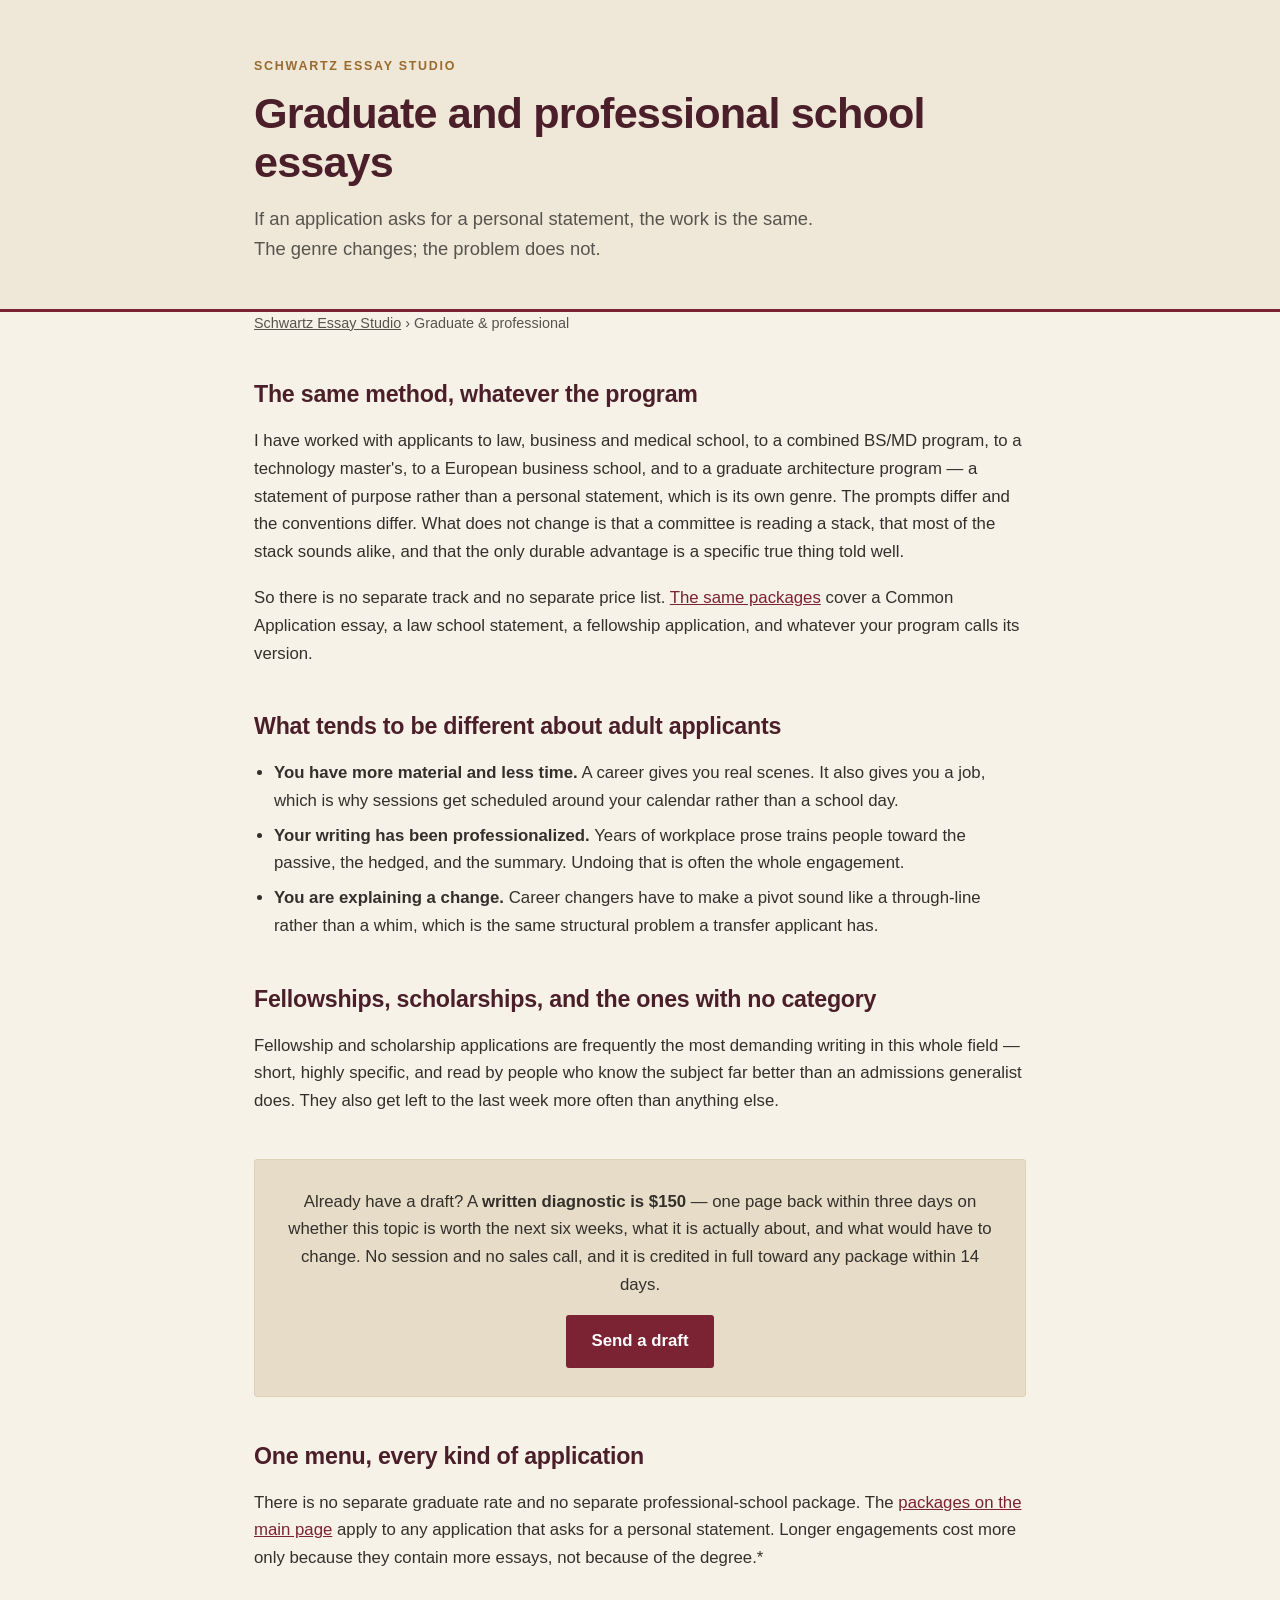
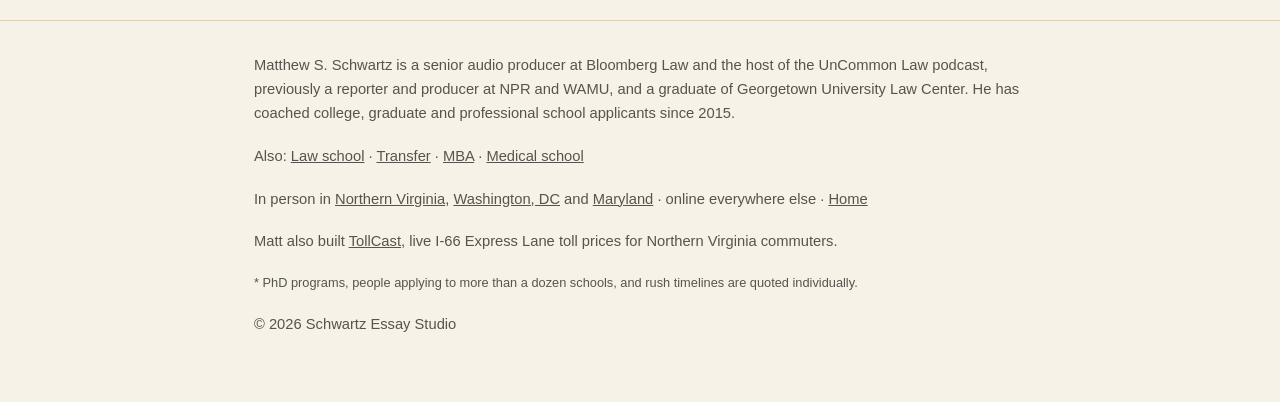
<file: graduate.html>
<!DOCTYPE html>
<html lang="en">
<head>
  <meta charset="UTF-8" />
  <meta name="viewport" content="width=device-width, initial-scale=1.0" />
  <title>Graduate School Personal Statement Coach | Schwartz Essay Studio</title>
  <meta name="description" content="Personal statements for graduate and professional programs, fellowships and scholarships — including applications that do not fit any standard category." />
  <link rel="canonical" href="https://schwartzessaystudio.com/graduate" />
  <link rel="stylesheet" href="/location.css" />
  <meta property="og:type" content="website" />
  <meta property="og:site_name" content="Schwartz Essay Studio" />
  <meta property="og:url" content="https://schwartzessaystudio.com/graduate" />
  <meta property="og:title" content="Graduate School Personal Statement Coach | Schwartz Essay Studio" />
  <meta property="og:description" content="Personal statements for graduate and professional programs, fellowships and scholarships — including applications that do not fit any standard category." />
  <meta property="og:image" content="https://schwartzessaystudio.com/matt-with-student.jpg" />
  <meta name="twitter:card" content="summary_large_image" />
  <script type="application/ld+json">
{
  "@context": "https://schema.org",
  "@type": "Service",
  "name": "Graduate and professional school essays",
  "serviceType": "Application essay coaching",
  "url": "https://schwartzessaystudio.com/graduate",
  "audience": {
    "@type": "EducationalAudience",
    "educationalRole": "student"
  },
  "areaServed": {
    "@type": "Country",
    "name": "United States"
  },
  "provider": {
    "@type": "ProfessionalService",
    "@id": "https://schwartzessaystudio.com/#business",
    "name": "Schwartz Essay Studio",
    "url": "https://schwartzessaystudio.com/",
    "telephone": "+1-202-810-5338",
    "email": "matt@schwartzessaystudio.com",
    "founder": {
      "@type": "Person",
      "@id": "https://schwartzessaystudio.com/#matt",
      "name": "Matthew S. Schwartz",
      "alternateName": "Matt Schwartz"
    }
  }
}
  </script>
  <script type="application/ld+json">
{
  "@context": "https://schema.org",
  "@type": "BreadcrumbList",
  "itemListElement": [
    {
      "@type": "ListItem",
      "position": 1,
      "name": "Schwartz Essay Studio",
      "item": "https://schwartzessaystudio.com/"
    },
    {
      "@type": "ListItem",
      "position": 2,
      "name": "Graduate & professional",
      "item": "https://schwartzessaystudio.com/graduate"
    }
  ]
}
  </script>
</head>
<body>

<header class="loc-hero">
  <div class="wrap">
    <p class="eyebrow">Schwartz Essay Studio</p>
    <h1>Graduate and professional school essays</h1>
    <p class="standfirst">If an application asks for a personal statement, the work is the same. The genre changes; the problem does not.</p>
  </div>
</header>

<main class="wrap">
  <nav class="crumbs"><a href="/">Schwartz Essay Studio</a> &rsaquo; Graduate & professional</nav>
<h2>The same method, whatever the program</h2>
<p>I have worked with applicants to law, business and medical school, to a combined BS/MD program, to a technology master's, to a European business school, and to a graduate architecture program &mdash; a statement of purpose rather than a personal statement, which is its own genre. The prompts differ and the conventions differ. What does not change is that a committee is reading a stack, that most of the stack sounds alike, and that the only durable advantage is a specific true thing told well.</p>
<p>So there is no separate track and no separate price list. <a href="/#pricing">The same packages</a> cover a Common Application essay, a law school statement, a fellowship application, and whatever your program calls its version.</p>

<h2>What tends to be different about adult applicants</h2>
<ul>
<li><strong>You have more material and less time.</strong> A career gives you real scenes. It also gives you a job, which is why sessions get scheduled around your calendar rather than a school day.</li>
<li><strong>Your writing has been professionalized.</strong> Years of workplace prose trains people toward the passive, the hedged, and the summary. Undoing that is often the whole engagement.</li>
<li><strong>You are explaining a change.</strong> Career changers have to make a pivot sound like a through-line rather than a whim, which is the same structural problem a transfer applicant has.</li>
</ul>

<h2>Fellowships, scholarships, and the ones with no category</h2>
<p>Fellowship and scholarship applications are frequently the most demanding writing in this whole field — short, highly specific, and read by people who know the subject far better than an admissions generalist does. They also get left to the last week more often than anything else.</p>

  <div class="cta">
    <p>Already have a draft? A <strong>written diagnostic is $150</strong> &mdash; one page back
    within three days on whether this topic is worth the next six weeks, what it is actually about,
    and what would have to change. No session and no sales call, and it is credited in full toward
    any package within 14 days.</p>
    <a class="btn" href="/#draft">Send a draft</a>
  </div>

  <h2>One menu, every kind of application</h2>
  <p>There is no separate graduate rate and no separate professional-school package. The <a href="/#pricing">packages on the main page</a> apply to any application that asks for a personal statement. Longer engagements cost more only because they contain more essays, not because of the degree.*</p>
</main>

<footer class="loc-footer">
  <div class="wrap">
    <p>Matthew S. Schwartz is a senior audio producer at Bloomberg Law and the host of the UnCommon Law podcast, previously a reporter and producer at NPR and WAMU, and a graduate of Georgetown University Law Center. He has coached college, graduate and professional school applicants since 2015.</p>
    <p class="elsewhere">Also: <a href="/law-school">Law school</a> &middot; <a href="/transfer">Transfer</a> &middot; <a href="/mba">MBA</a> &middot; <a href="/medical-school">Medical school</a></p>
    <p class="elsewhere">In person in <a href="/northern-virginia">Northern Virginia</a>, <a href="/washington-dc">Washington, DC</a> and <a href="/maryland">Maryland</a> &middot; online everywhere else &middot; <a href="/">Home</a></p>
    <p>Matt also built <a href="https://tollcast.com/">TollCast</a>, live I-66 Express Lane toll prices for Northern Virginia commuters.</p>
    <p style="font-size:0.8rem">* PhD programs, people applying to more than a dozen schools, and rush timelines are quoted individually.</p>
    <p>&copy; 2026 Schwartz Essay Studio</p>
  </div>
</footer>

</body>
</html>
</file>
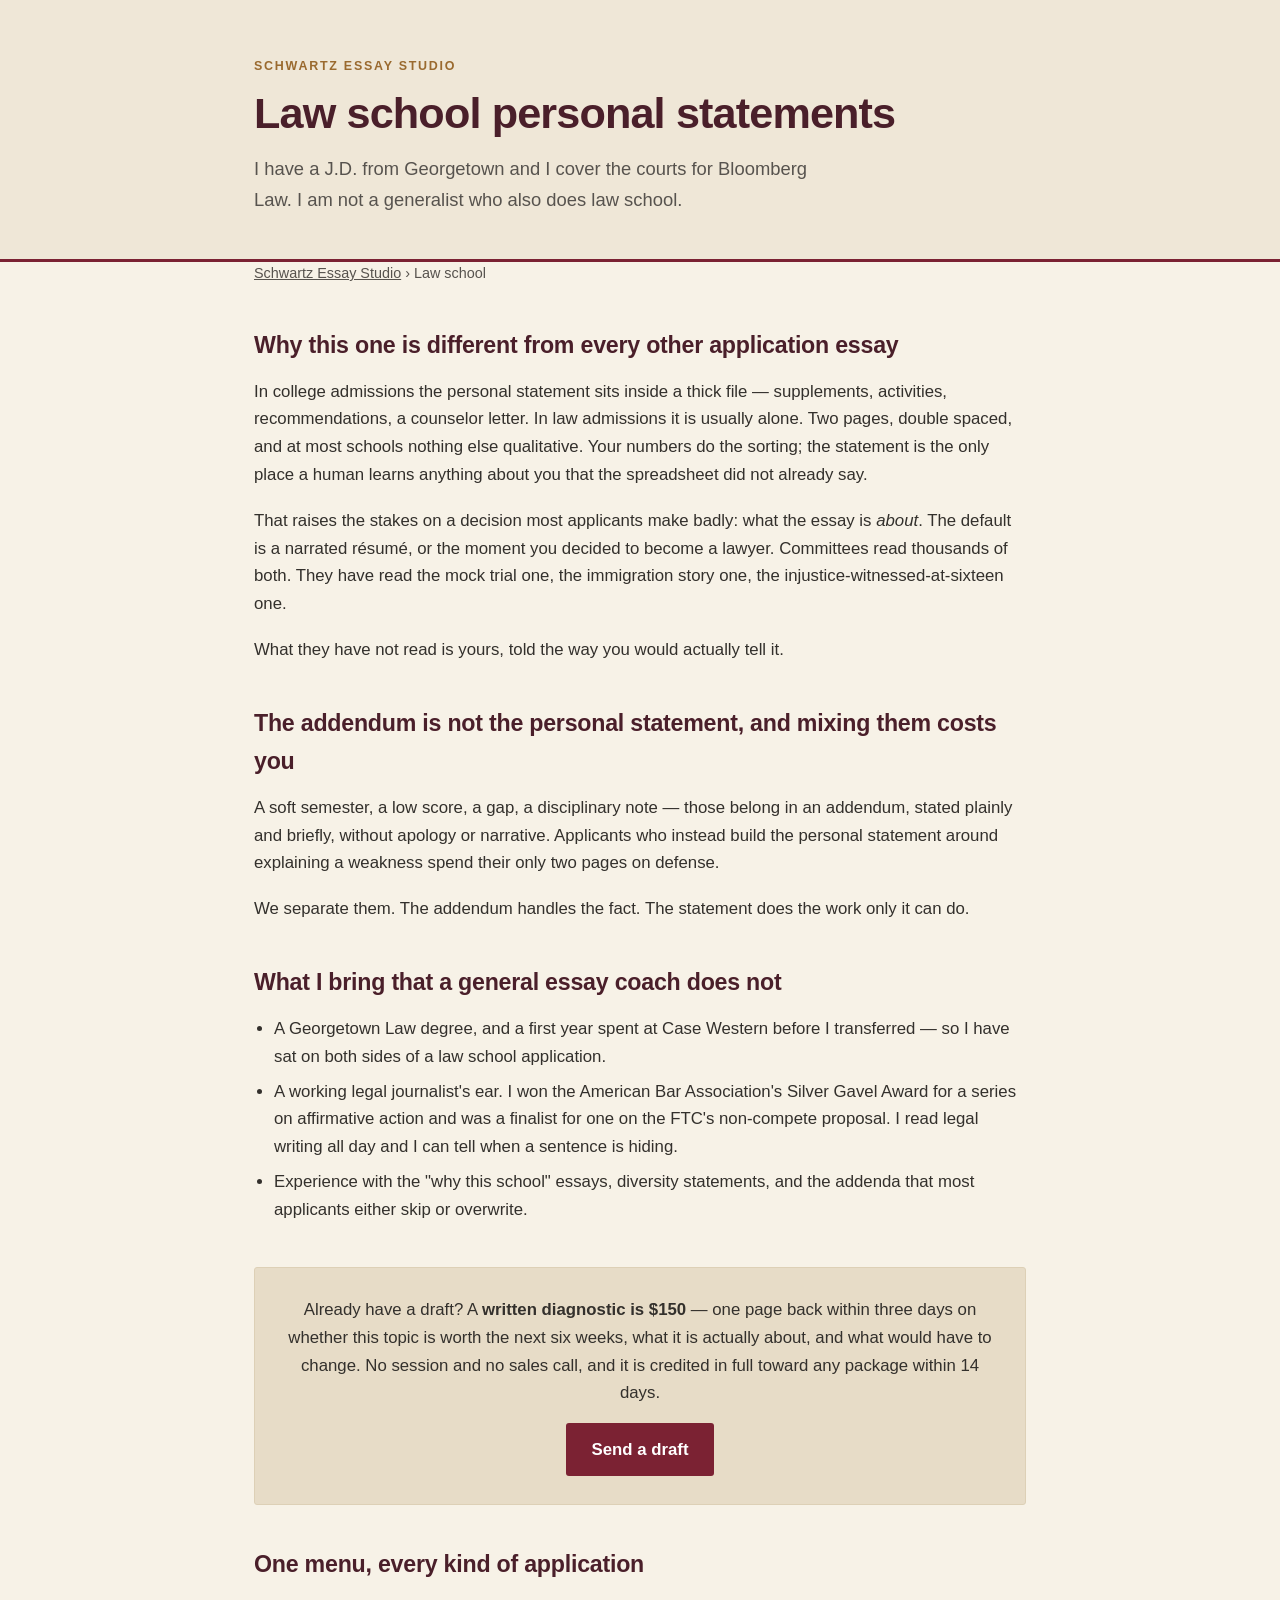
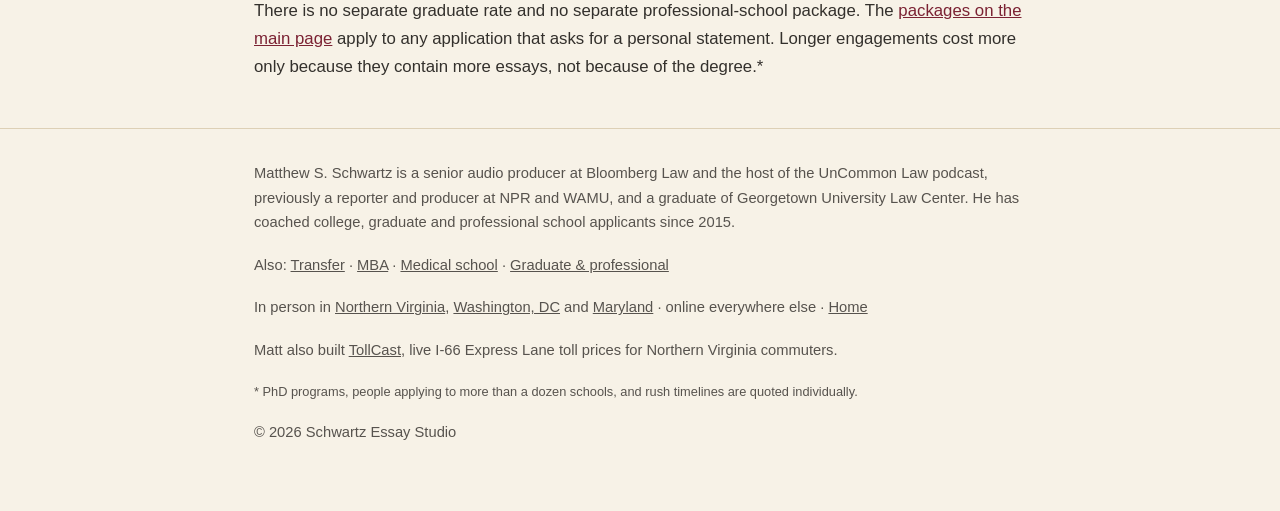
<file: law-school.html>
<!DOCTYPE html>
<html lang="en">
<head>
  <meta charset="UTF-8" />
  <meta name="viewport" content="width=device-width, initial-scale=1.0" />
  <title>Law School Personal Statement Coach | Schwartz Essay Studio</title>
  <meta name="description" content="Law school personal statement coaching from a Georgetown Law graduate who writes about the law for a living. Two pages, no supplements to hide behind — the statement is the whole qualitative case." />
  <link rel="canonical" href="https://schwartzessaystudio.com/law-school" />
  <link rel="stylesheet" href="/location.css" />
  <meta property="og:type" content="website" />
  <meta property="og:site_name" content="Schwartz Essay Studio" />
  <meta property="og:url" content="https://schwartzessaystudio.com/law-school" />
  <meta property="og:title" content="Law School Personal Statement Coach | Schwartz Essay Studio" />
  <meta property="og:description" content="Law school personal statement coaching from a Georgetown Law graduate who writes about the law for a living. Two pages, no supplements to hide behind — the statement is the whole qualitative case." />
  <meta property="og:image" content="https://schwartzessaystudio.com/matt-with-student.jpg" />
  <meta name="twitter:card" content="summary_large_image" />
  <script type="application/ld+json">
{
  "@context": "https://schema.org",
  "@type": "Service",
  "name": "Law school personal statements",
  "serviceType": "Application essay coaching",
  "url": "https://schwartzessaystudio.com/law-school",
  "audience": {
    "@type": "EducationalAudience",
    "educationalRole": "student"
  },
  "areaServed": {
    "@type": "Country",
    "name": "United States"
  },
  "provider": {
    "@type": "ProfessionalService",
    "@id": "https://schwartzessaystudio.com/#business",
    "name": "Schwartz Essay Studio",
    "url": "https://schwartzessaystudio.com/",
    "telephone": "+1-202-810-5338",
    "email": "matt@schwartzessaystudio.com",
    "founder": {
      "@type": "Person",
      "@id": "https://schwartzessaystudio.com/#matt",
      "name": "Matthew S. Schwartz",
      "alternateName": "Matt Schwartz"
    }
  }
}
  </script>
  <script type="application/ld+json">
{
  "@context": "https://schema.org",
  "@type": "BreadcrumbList",
  "itemListElement": [
    {
      "@type": "ListItem",
      "position": 1,
      "name": "Schwartz Essay Studio",
      "item": "https://schwartzessaystudio.com/"
    },
    {
      "@type": "ListItem",
      "position": 2,
      "name": "Law school",
      "item": "https://schwartzessaystudio.com/law-school"
    }
  ]
}
  </script>
</head>
<body>

<header class="loc-hero">
  <div class="wrap">
    <p class="eyebrow">Schwartz Essay Studio</p>
    <h1>Law school personal statements</h1>
    <p class="standfirst">I have a J.D. from Georgetown and I cover the courts for Bloomberg Law. I am not a generalist who also does law school.</p>
  </div>
</header>

<main class="wrap">
  <nav class="crumbs"><a href="/">Schwartz Essay Studio</a> &rsaquo; Law school</nav>
<h2>Why this one is different from every other application essay</h2>
<p>In college admissions the personal statement sits inside a thick file — supplements, activities, recommendations, a counselor letter. In law admissions it is usually alone. Two pages, double spaced, and at most schools nothing else qualitative. Your numbers do the sorting; the statement is the only place a human learns anything about you that the spreadsheet did not already say.</p>
<p>That raises the stakes on a decision most applicants make badly: what the essay is <em>about</em>. The default is a narrated résumé, or the moment you decided to become a lawyer. Committees read thousands of both. They have read the mock trial one, the immigration story one, the injustice-witnessed-at-sixteen one.</p>
<p>What they have not read is yours, told the way you would actually tell it.</p>

<h2>The addendum is not the personal statement, and mixing them costs you</h2>
<p>A soft semester, a low score, a gap, a disciplinary note — those belong in an addendum, stated plainly and briefly, without apology or narrative. Applicants who instead build the personal statement around explaining a weakness spend their only two pages on defense.</p>
<p>We separate them. The addendum handles the fact. The statement does the work only it can do.</p>

<h2>What I bring that a general essay coach does not</h2>
<ul>
<li>A Georgetown Law degree, and a first year spent at Case Western before I transferred — so I have sat on both sides of a law school application.</li>
<li>A working legal journalist's ear. I won the American Bar Association's Silver Gavel Award for a series on affirmative action and was a finalist for one on the FTC's non-compete proposal. I read legal writing all day and I can tell when a sentence is hiding.</li>
<li>Experience with the "why this school" essays, diversity statements, and the addenda that most applicants either skip or overwrite.</li>
</ul>

  <div class="cta">
    <p>Already have a draft? A <strong>written diagnostic is $150</strong> &mdash; one page back
    within three days on whether this topic is worth the next six weeks, what it is actually about,
    and what would have to change. No session and no sales call, and it is credited in full toward
    any package within 14 days.</p>
    <a class="btn" href="/#draft">Send a draft</a>
  </div>

  <h2>One menu, every kind of application</h2>
  <p>There is no separate graduate rate and no separate professional-school package. The <a href="/#pricing">packages on the main page</a> apply to any application that asks for a personal statement. Longer engagements cost more only because they contain more essays, not because of the degree.*</p>
</main>

<footer class="loc-footer">
  <div class="wrap">
    <p>Matthew S. Schwartz is a senior audio producer at Bloomberg Law and the host of the UnCommon Law podcast, previously a reporter and producer at NPR and WAMU, and a graduate of Georgetown University Law Center. He has coached college, graduate and professional school applicants since 2015.</p>
    <p class="elsewhere">Also: <a href="/transfer">Transfer</a> &middot; <a href="/mba">MBA</a> &middot; <a href="/medical-school">Medical school</a> &middot; <a href="/graduate">Graduate & professional</a></p>
    <p class="elsewhere">In person in <a href="/northern-virginia">Northern Virginia</a>, <a href="/washington-dc">Washington, DC</a> and <a href="/maryland">Maryland</a> &middot; online everywhere else &middot; <a href="/">Home</a></p>
    <p>Matt also built <a href="https://tollcast.com/">TollCast</a>, live I-66 Express Lane toll prices for Northern Virginia commuters.</p>
    <p style="font-size:0.8rem">* PhD programs, people applying to more than a dozen schools, and rush timelines are quoted individually.</p>
    <p>&copy; 2026 Schwartz Essay Studio</p>
  </div>
</footer>

</body>
</html>
</file>
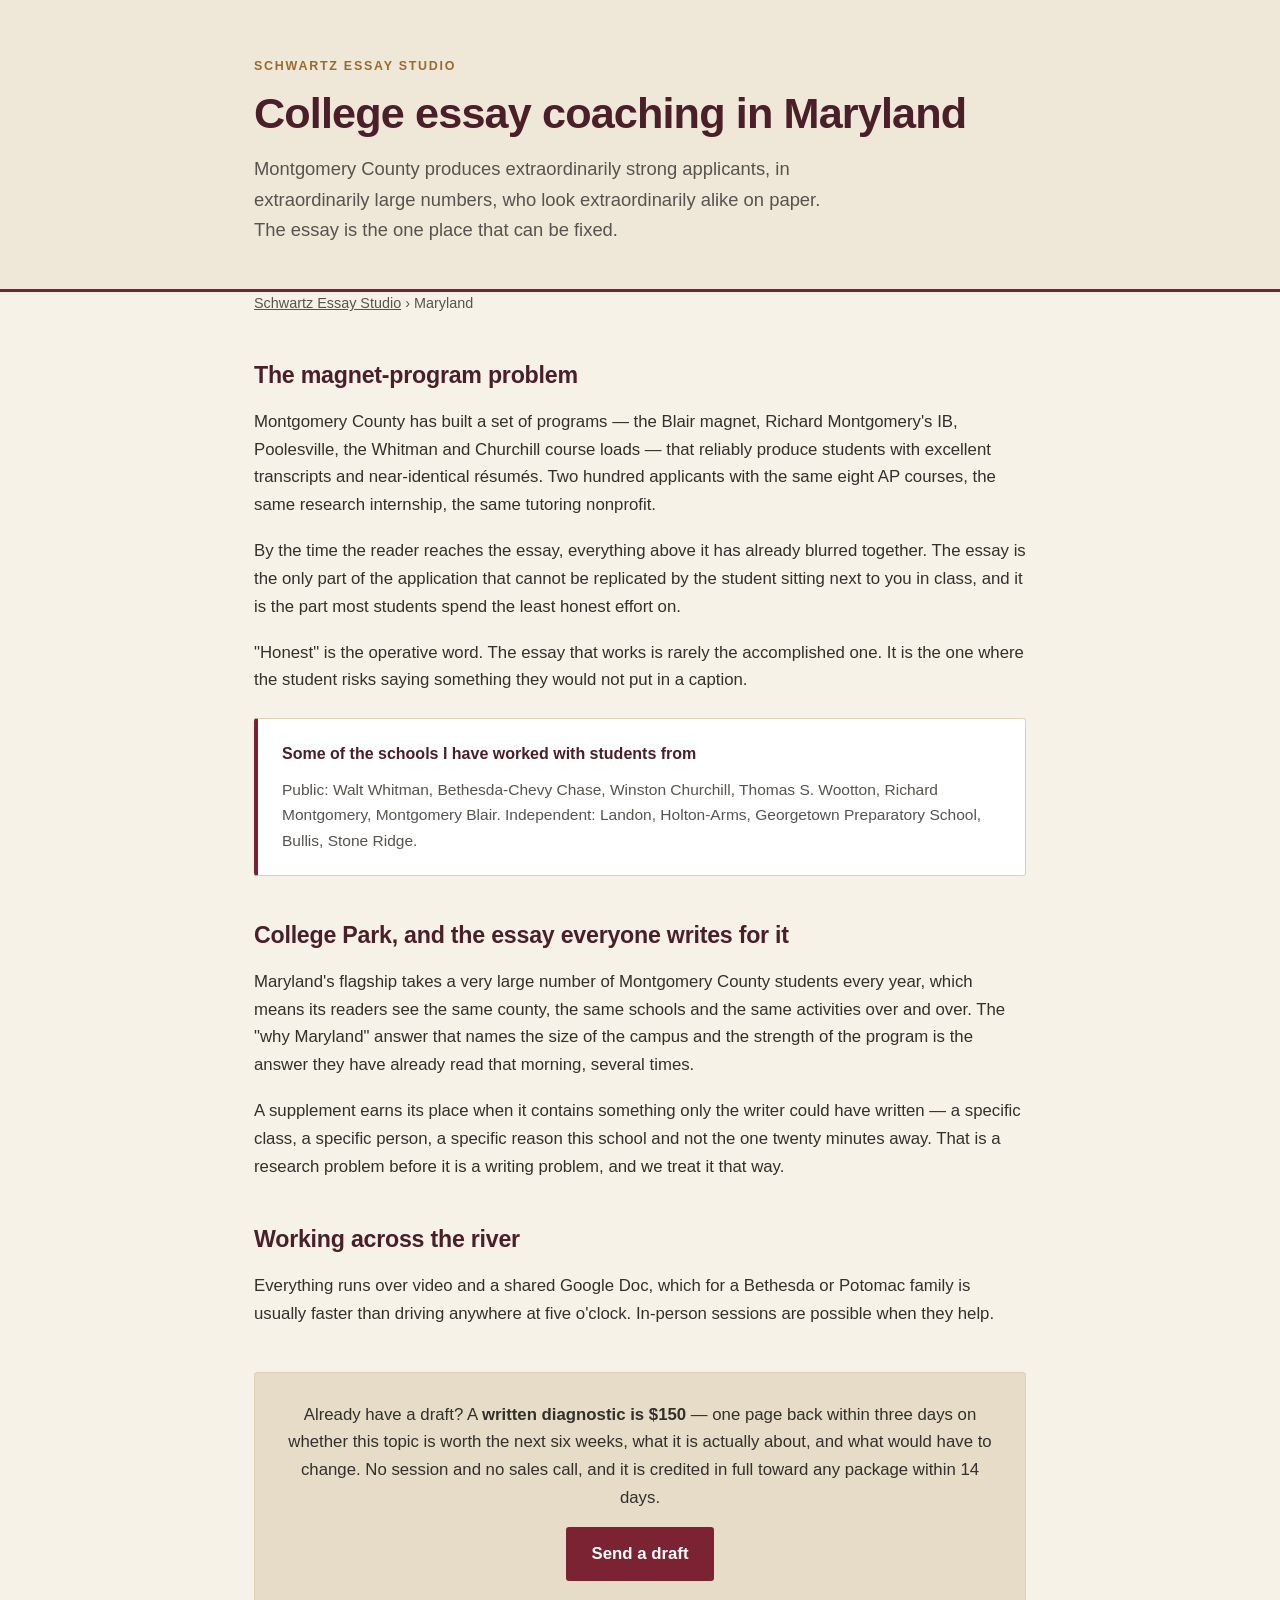
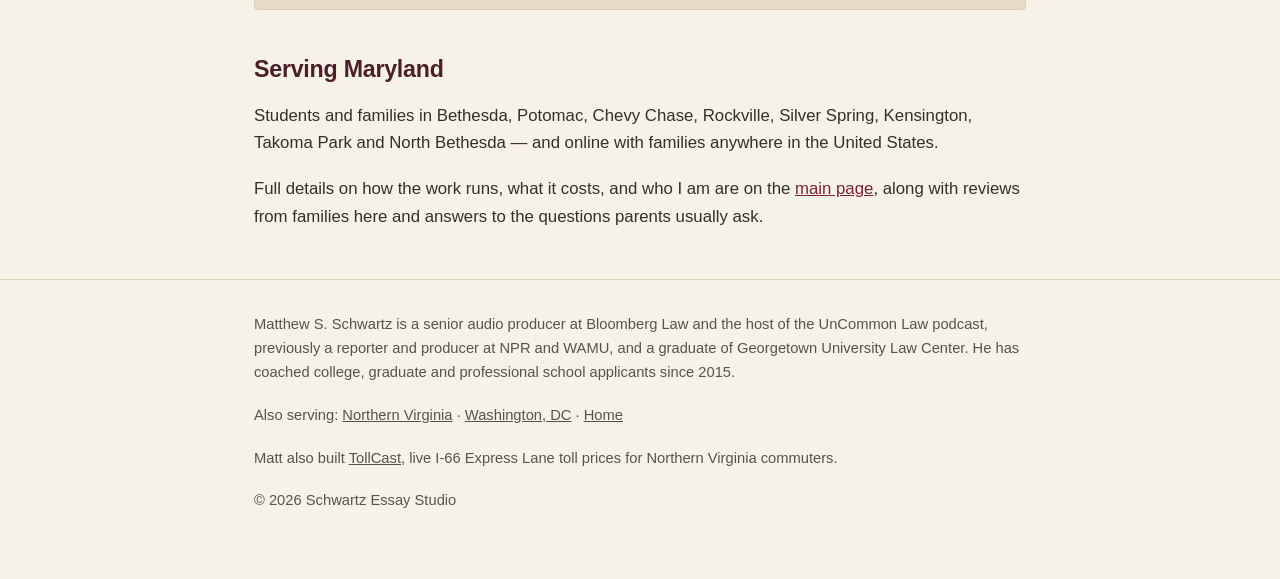
<file: maryland.html>
<!DOCTYPE html>
<html lang="en">
<head>
  <meta charset="UTF-8" />
  <meta name="viewport" content="width=device-width, initial-scale=1.0" />
  <title>College Essay Coach in Maryland — Bethesda, Potomac, Chevy Chase | Schwartz Essay Studio</title>
  <meta name="description" content="One-on-one college essay coaching for Maryland families in Bethesda, Potomac, Chevy Chase, Rockville and Silver Spring. Online with students anywhere, and in person nearby." />
  <link rel="canonical" href="https://schwartzessaystudio.com/maryland" />
  <link rel="stylesheet" href="/location.css" />
  <meta property="og:type" content="website" />
  <meta property="og:site_name" content="Schwartz Essay Studio" />
  <meta property="og:url" content="https://schwartzessaystudio.com/maryland" />
  <meta property="og:title" content="College Essay Coach in Maryland — Bethesda, Potomac, Chevy Chase | Schwartz Essay Studio" />
  <meta property="og:description" content="One-on-one college essay coaching for Maryland families in Bethesda, Potomac, Chevy Chase, Rockville and Silver Spring. Online with students anywhere, and in person nearby." />
  <meta property="og:image" content="https://schwartzessaystudio.com/matt-with-student.jpg" />
  <meta name="twitter:card" content="summary_large_image" />

  <script type="application/ld+json">
{
  "@context": "https://schema.org",
  "@type": "Service",
  "name": "College essay coaching in Maryland",
  "serviceType": "College and graduate school application essay coaching",
  "url": "https://schwartzessaystudio.com/maryland",
  "areaServed": [
    {
      "@type": "City",
      "name": "Bethesda",
      "address": {
        "@type": "PostalAddress",
        "addressRegion": "MD",
        "addressCountry": "US"
      }
    },
    {
      "@type": "City",
      "name": "Potomac",
      "address": {
        "@type": "PostalAddress",
        "addressRegion": "MD",
        "addressCountry": "US"
      }
    },
    {
      "@type": "City",
      "name": "Chevy Chase",
      "address": {
        "@type": "PostalAddress",
        "addressRegion": "MD",
        "addressCountry": "US"
      }
    },
    {
      "@type": "City",
      "name": "Rockville",
      "address": {
        "@type": "PostalAddress",
        "addressRegion": "MD",
        "addressCountry": "US"
      }
    },
    {
      "@type": "City",
      "name": "Silver Spring",
      "address": {
        "@type": "PostalAddress",
        "addressRegion": "MD",
        "addressCountry": "US"
      }
    }
  ],
  "provider": {
    "@type": "ProfessionalService",
    "@id": "https://schwartzessaystudio.com/#business",
    "name": "Schwartz Essay Studio",
    "url": "https://schwartzessaystudio.com/",
    "telephone": "+1-202-810-5338",
    "email": "matt@schwartzessaystudio.com",
    "founder": {
      "@type": "Person",
      "@id": "https://schwartzessaystudio.com/#matt",
      "name": "Matthew S. Schwartz",
      "alternateName": "Matt Schwartz"
    }
  }
}
  </script>
  <script type="application/ld+json">
{
  "@context": "https://schema.org",
  "@type": "BreadcrumbList",
  "itemListElement": [
    {
      "@type": "ListItem",
      "position": 1,
      "name": "Schwartz Essay Studio",
      "item": "https://schwartzessaystudio.com/"
    },
    {
      "@type": "ListItem",
      "position": 2,
      "name": "Maryland",
      "item": "https://schwartzessaystudio.com/maryland"
    }
  ]
}
  </script>
</head>
<body>

<header class="loc-hero">
  <div class="wrap">
    <p class="eyebrow">Schwartz Essay Studio</p>
    <h1>College essay coaching in Maryland</h1>
    <p class="standfirst">Montgomery County produces extraordinarily strong applicants, in extraordinarily large numbers, who look extraordinarily alike on paper. The essay is the one place that can be fixed.</p>
  </div>
</header>

<main class="wrap">
  <nav class="crumbs"><a href="/">Schwartz Essay Studio</a> &rsaquo; Maryland</nav>
<h2>The magnet-program problem</h2>
<p>Montgomery County has built a set of programs — the Blair magnet, Richard Montgomery's IB, Poolesville, the Whitman and Churchill course loads — that reliably produce students with excellent transcripts and near-identical résumés. Two hundred applicants with the same eight AP courses, the same research internship, the same tutoring nonprofit.</p>
<p>By the time the reader reaches the essay, everything above it has already blurred together. The essay is the only part of the application that cannot be replicated by the student sitting next to you in class, and it is the part most students spend the least honest effort on.</p>
<p>"Honest" is the operative word. The essay that works is rarely the accomplished one. It is the one where the student risks saying something they would not put in a caption.</p>

<div class="schools">
<h3>Some of the schools I have worked with students from</h3>
<p>Public: Walt Whitman, Bethesda-Chevy Chase, Winston Churchill, Thomas S. Wootton, Richard Montgomery, Montgomery Blair. Independent: Landon, Holton-Arms, Georgetown Preparatory School, Bullis, Stone Ridge.</p>
</div>

<h2>College Park, and the essay everyone writes for it</h2>
<p>Maryland's flagship takes a very large number of Montgomery County students every year, which means its readers see the same county, the same schools and the same activities over and over. The "why Maryland" answer that names the size of the campus and the strength of the program is the answer they have already read that morning, several times.</p>
<p>A supplement earns its place when it contains something only the writer could have written — a specific class, a specific person, a specific reason this school and not the one twenty minutes away. That is a research problem before it is a writing problem, and we treat it that way.</p>

<h2>Working across the river</h2>
<p>Everything runs over video and a shared Google Doc, which for a Bethesda or Potomac family is usually faster than driving anywhere at five o'clock. In-person sessions are possible when they help.</p>
  <div class="cta">
    <p>Already have a draft? A <strong>written diagnostic is $150</strong> &mdash; one page back
    within three days on whether this topic is worth the next six weeks, what it is actually about,
    and what would have to change. No session and no sales call, and it is credited in full toward
    any package within 14 days.</p>
    <a class="btn" href="/#draft">Send a draft</a>
  </div>

  <h2>Serving Maryland</h2>
  <p>Students and families in Bethesda, Potomac, Chevy Chase, Rockville, Silver Spring, Kensington, Takoma Park and North Bethesda — and online with families anywhere in the United States.</p>
  <p>Full details on how the work runs, what it costs, and who I am are on the <a href="/">main page</a>, along with reviews from families here and answers to the questions parents usually ask.</p>
</main>

<footer class="loc-footer">
  <div class="wrap">
    <p>Matthew S. Schwartz is a senior audio producer at Bloomberg Law and the host of the UnCommon Law podcast, previously a reporter and producer at NPR and WAMU, and a graduate of Georgetown University Law Center. He has coached college, graduate and professional school applicants since 2015.</p>
    <p class="elsewhere">Also serving: <a href="/northern-virginia">Northern Virginia</a> &middot; <a href="/washington-dc">Washington, DC</a> &middot; <a href="/">Home</a></p>
    <p>Matt also built <a href="https://tollcast.com/">TollCast</a>, live I-66 Express Lane toll prices for Northern Virginia commuters.</p>
    <p>&copy; 2026 Schwartz Essay Studio</p>
  </div>
</footer>

</body>
</html>
</file>
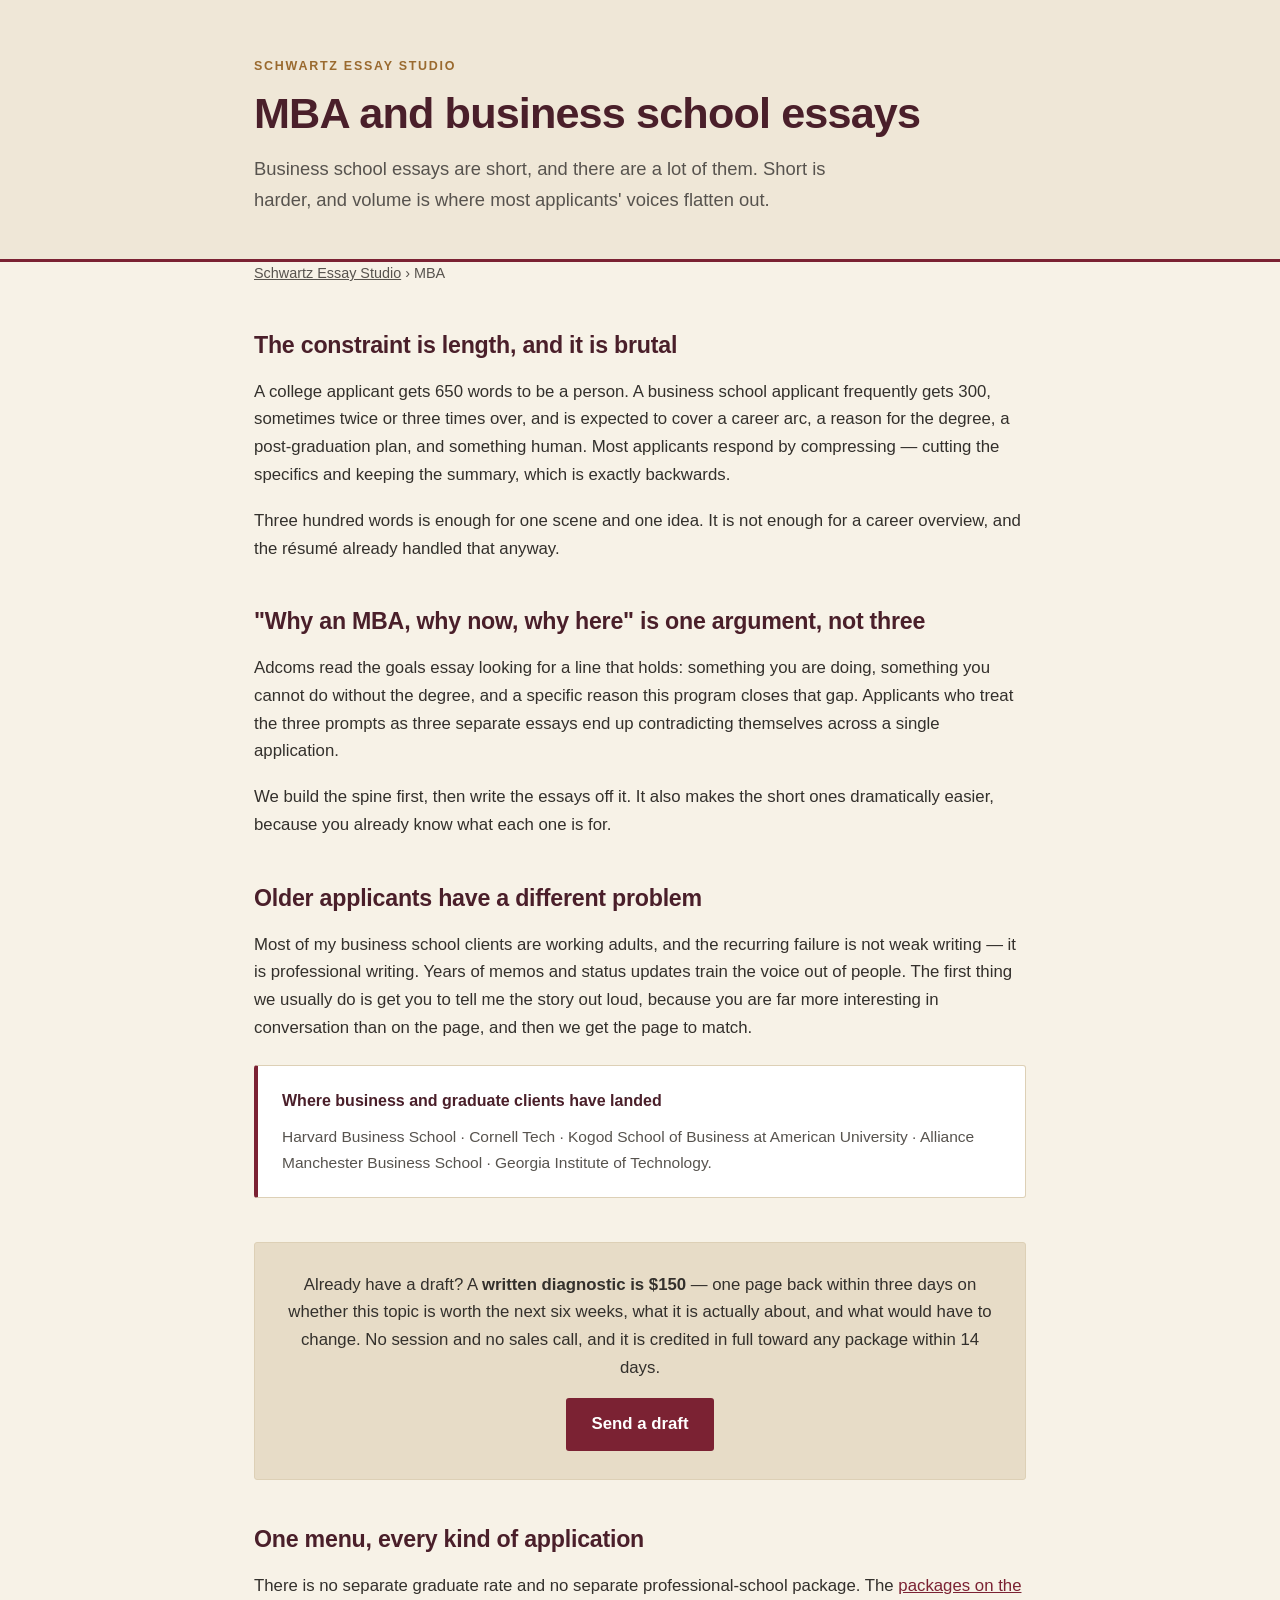
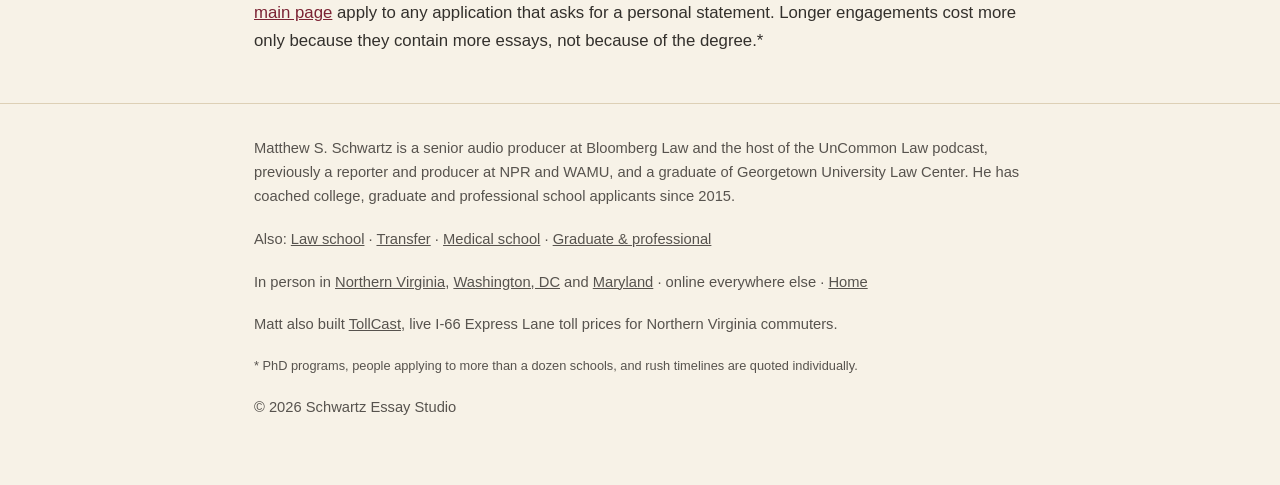
<file: mba.html>
<!DOCTYPE html>
<html lang="en">
<head>
  <meta charset="UTF-8" />
  <meta name="viewport" content="width=device-width, initial-scale=1.0" />
  <title>MBA Application Essay Coach | Schwartz Essay Studio</title>
  <meta name="description" content="MBA essay coaching for applicants to business school. Short essays, several per school, all answering one question the numbers cannot: why you, and why now." />
  <link rel="canonical" href="https://schwartzessaystudio.com/mba" />
  <link rel="stylesheet" href="/location.css" />
  <meta property="og:type" content="website" />
  <meta property="og:site_name" content="Schwartz Essay Studio" />
  <meta property="og:url" content="https://schwartzessaystudio.com/mba" />
  <meta property="og:title" content="MBA Application Essay Coach | Schwartz Essay Studio" />
  <meta property="og:description" content="MBA essay coaching for applicants to business school. Short essays, several per school, all answering one question the numbers cannot: why you, and why now." />
  <meta property="og:image" content="https://schwartzessaystudio.com/matt-with-student.jpg" />
  <meta name="twitter:card" content="summary_large_image" />
  <script type="application/ld+json">
{
  "@context": "https://schema.org",
  "@type": "Service",
  "name": "MBA and business school essays",
  "serviceType": "Application essay coaching",
  "url": "https://schwartzessaystudio.com/mba",
  "audience": {
    "@type": "EducationalAudience",
    "educationalRole": "student"
  },
  "areaServed": {
    "@type": "Country",
    "name": "United States"
  },
  "provider": {
    "@type": "ProfessionalService",
    "@id": "https://schwartzessaystudio.com/#business",
    "name": "Schwartz Essay Studio",
    "url": "https://schwartzessaystudio.com/",
    "telephone": "+1-202-810-5338",
    "email": "matt@schwartzessaystudio.com",
    "founder": {
      "@type": "Person",
      "@id": "https://schwartzessaystudio.com/#matt",
      "name": "Matthew S. Schwartz",
      "alternateName": "Matt Schwartz"
    }
  }
}
  </script>
  <script type="application/ld+json">
{
  "@context": "https://schema.org",
  "@type": "BreadcrumbList",
  "itemListElement": [
    {
      "@type": "ListItem",
      "position": 1,
      "name": "Schwartz Essay Studio",
      "item": "https://schwartzessaystudio.com/"
    },
    {
      "@type": "ListItem",
      "position": 2,
      "name": "MBA",
      "item": "https://schwartzessaystudio.com/mba"
    }
  ]
}
  </script>
</head>
<body>

<header class="loc-hero">
  <div class="wrap">
    <p class="eyebrow">Schwartz Essay Studio</p>
    <h1>MBA and business school essays</h1>
    <p class="standfirst">Business school essays are short, and there are a lot of them. Short is harder, and volume is where most applicants' voices flatten out.</p>
  </div>
</header>

<main class="wrap">
  <nav class="crumbs"><a href="/">Schwartz Essay Studio</a> &rsaquo; MBA</nav>
<h2>The constraint is length, and it is brutal</h2>
<p>A college applicant gets 650 words to be a person. A business school applicant frequently gets 300, sometimes twice or three times over, and is expected to cover a career arc, a reason for the degree, a post-graduation plan, and something human. Most applicants respond by compressing — cutting the specifics and keeping the summary, which is exactly backwards.</p>
<p>Three hundred words is enough for one scene and one idea. It is not enough for a career overview, and the résumé already handled that anyway.</p>

<h2>"Why an MBA, why now, why here" is one argument, not three</h2>
<p>Adcoms read the goals essay looking for a line that holds: something you are doing, something you cannot do without the degree, and a specific reason this program closes that gap. Applicants who treat the three prompts as three separate essays end up contradicting themselves across a single application.</p>
<p>We build the spine first, then write the essays off it. It also makes the short ones dramatically easier, because you already know what each one is for.</p>

<h2>Older applicants have a different problem</h2>
<p>Most of my business school clients are working adults, and the recurring failure is not weak writing — it is professional writing. Years of memos and status updates train the voice out of people. The first thing we usually do is get you to tell me the story out loud, because you are far more interesting in conversation than on the page, and then we get the page to match.</p>

<div class="schools">
<h3>Where business and graduate clients have landed</h3>
<p>Harvard Business School &middot; Cornell Tech &middot; Kogod School of Business at American University &middot; Alliance Manchester Business School &middot; Georgia Institute of Technology.</p>
</div>
  <div class="cta">
    <p>Already have a draft? A <strong>written diagnostic is $150</strong> &mdash; one page back
    within three days on whether this topic is worth the next six weeks, what it is actually about,
    and what would have to change. No session and no sales call, and it is credited in full toward
    any package within 14 days.</p>
    <a class="btn" href="/#draft">Send a draft</a>
  </div>

  <h2>One menu, every kind of application</h2>
  <p>There is no separate graduate rate and no separate professional-school package. The <a href="/#pricing">packages on the main page</a> apply to any application that asks for a personal statement. Longer engagements cost more only because they contain more essays, not because of the degree.*</p>
</main>

<footer class="loc-footer">
  <div class="wrap">
    <p>Matthew S. Schwartz is a senior audio producer at Bloomberg Law and the host of the UnCommon Law podcast, previously a reporter and producer at NPR and WAMU, and a graduate of Georgetown University Law Center. He has coached college, graduate and professional school applicants since 2015.</p>
    <p class="elsewhere">Also: <a href="/law-school">Law school</a> &middot; <a href="/transfer">Transfer</a> &middot; <a href="/medical-school">Medical school</a> &middot; <a href="/graduate">Graduate & professional</a></p>
    <p class="elsewhere">In person in <a href="/northern-virginia">Northern Virginia</a>, <a href="/washington-dc">Washington, DC</a> and <a href="/maryland">Maryland</a> &middot; online everywhere else &middot; <a href="/">Home</a></p>
    <p>Matt also built <a href="https://tollcast.com/">TollCast</a>, live I-66 Express Lane toll prices for Northern Virginia commuters.</p>
    <p style="font-size:0.8rem">* PhD programs, people applying to more than a dozen schools, and rush timelines are quoted individually.</p>
    <p>&copy; 2026 Schwartz Essay Studio</p>
  </div>
</footer>

</body>
</html>
</file>
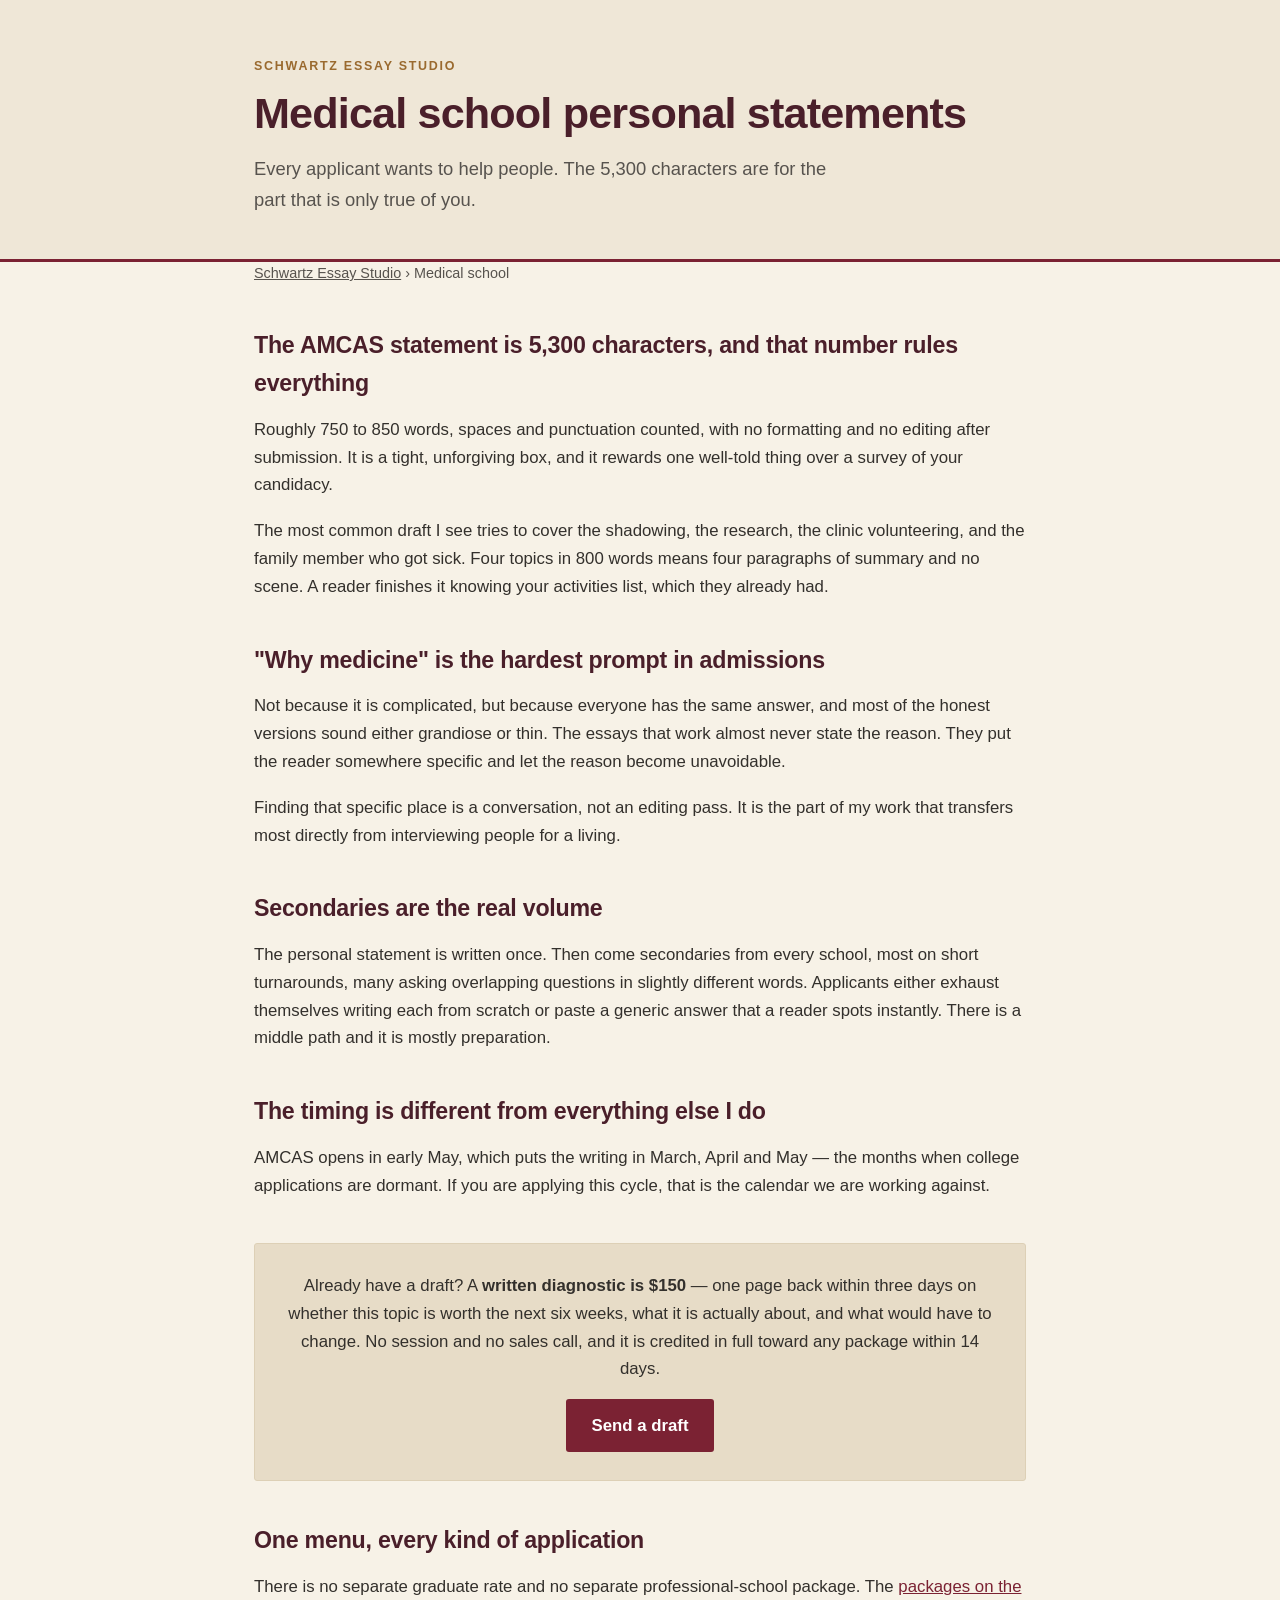
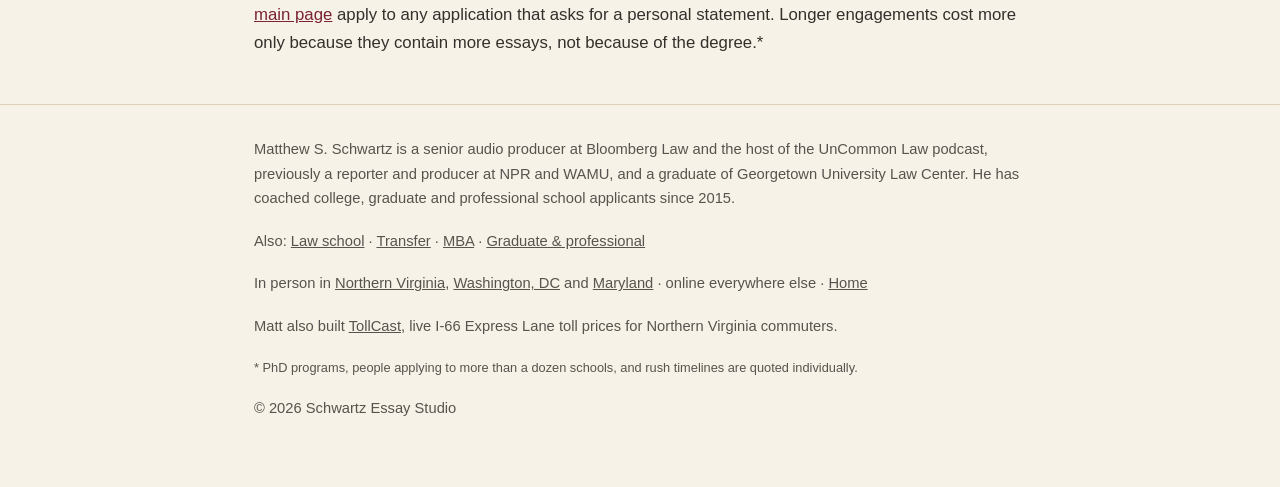
<file: medical-school.html>
<!DOCTYPE html>
<html lang="en">
<head>
  <meta charset="UTF-8" />
  <meta name="viewport" content="width=device-width, initial-scale=1.0" />
  <title>Medical School Personal Statement Coach | Schwartz Essay Studio</title>
  <meta name="description" content="AMCAS personal statement and secondary essay coaching. 5,300 characters to answer why medicine, in a pile where every applicant has the same answer." />
  <link rel="canonical" href="https://schwartzessaystudio.com/medical-school" />
  <link rel="stylesheet" href="/location.css" />
  <meta property="og:type" content="website" />
  <meta property="og:site_name" content="Schwartz Essay Studio" />
  <meta property="og:url" content="https://schwartzessaystudio.com/medical-school" />
  <meta property="og:title" content="Medical School Personal Statement Coach | Schwartz Essay Studio" />
  <meta property="og:description" content="AMCAS personal statement and secondary essay coaching. 5,300 characters to answer why medicine, in a pile where every applicant has the same answer." />
  <meta property="og:image" content="https://schwartzessaystudio.com/matt-with-student.jpg" />
  <meta name="twitter:card" content="summary_large_image" />
  <script type="application/ld+json">
{
  "@context": "https://schema.org",
  "@type": "Service",
  "name": "Medical school personal statements",
  "serviceType": "Application essay coaching",
  "url": "https://schwartzessaystudio.com/medical-school",
  "audience": {
    "@type": "EducationalAudience",
    "educationalRole": "student"
  },
  "areaServed": {
    "@type": "Country",
    "name": "United States"
  },
  "provider": {
    "@type": "ProfessionalService",
    "@id": "https://schwartzessaystudio.com/#business",
    "name": "Schwartz Essay Studio",
    "url": "https://schwartzessaystudio.com/",
    "telephone": "+1-202-810-5338",
    "email": "matt@schwartzessaystudio.com",
    "founder": {
      "@type": "Person",
      "@id": "https://schwartzessaystudio.com/#matt",
      "name": "Matthew S. Schwartz",
      "alternateName": "Matt Schwartz"
    }
  }
}
  </script>
  <script type="application/ld+json">
{
  "@context": "https://schema.org",
  "@type": "BreadcrumbList",
  "itemListElement": [
    {
      "@type": "ListItem",
      "position": 1,
      "name": "Schwartz Essay Studio",
      "item": "https://schwartzessaystudio.com/"
    },
    {
      "@type": "ListItem",
      "position": 2,
      "name": "Medical school",
      "item": "https://schwartzessaystudio.com/medical-school"
    }
  ]
}
  </script>
</head>
<body>

<header class="loc-hero">
  <div class="wrap">
    <p class="eyebrow">Schwartz Essay Studio</p>
    <h1>Medical school personal statements</h1>
    <p class="standfirst">Every applicant wants to help people. The 5,300 characters are for the part that is only true of you.</p>
  </div>
</header>

<main class="wrap">
  <nav class="crumbs"><a href="/">Schwartz Essay Studio</a> &rsaquo; Medical school</nav>
<h2>The AMCAS statement is 5,300 characters, and that number rules everything</h2>
<p>Roughly 750 to 850 words, spaces and punctuation counted, with no formatting and no editing after submission. It is a tight, unforgiving box, and it rewards one well-told thing over a survey of your candidacy.</p>
<p>The most common draft I see tries to cover the shadowing, the research, the clinic volunteering, and the family member who got sick. Four topics in 800 words means four paragraphs of summary and no scene. A reader finishes it knowing your activities list, which they already had.</p>

<h2>"Why medicine" is the hardest prompt in admissions</h2>
<p>Not because it is complicated, but because everyone has the same answer, and most of the honest versions sound either grandiose or thin. The essays that work almost never state the reason. They put the reader somewhere specific and let the reason become unavoidable.</p>
<p>Finding that specific place is a conversation, not an editing pass. It is the part of my work that transfers most directly from interviewing people for a living.</p>

<h2>Secondaries are the real volume</h2>
<p>The personal statement is written once. Then come secondaries from every school, most on short turnarounds, many asking overlapping questions in slightly different words. Applicants either exhaust themselves writing each from scratch or paste a generic answer that a reader spots instantly. There is a middle path and it is mostly preparation.</p>

<h2>The timing is different from everything else I do</h2>
<p>AMCAS opens in early May, which puts the writing in March, April and May — the months when college applications are dormant. If you are applying this cycle, that is the calendar we are working against.</p>

  <div class="cta">
    <p>Already have a draft? A <strong>written diagnostic is $150</strong> &mdash; one page back
    within three days on whether this topic is worth the next six weeks, what it is actually about,
    and what would have to change. No session and no sales call, and it is credited in full toward
    any package within 14 days.</p>
    <a class="btn" href="/#draft">Send a draft</a>
  </div>

  <h2>One menu, every kind of application</h2>
  <p>There is no separate graduate rate and no separate professional-school package. The <a href="/#pricing">packages on the main page</a> apply to any application that asks for a personal statement. Longer engagements cost more only because they contain more essays, not because of the degree.*</p>
</main>

<footer class="loc-footer">
  <div class="wrap">
    <p>Matthew S. Schwartz is a senior audio producer at Bloomberg Law and the host of the UnCommon Law podcast, previously a reporter and producer at NPR and WAMU, and a graduate of Georgetown University Law Center. He has coached college, graduate and professional school applicants since 2015.</p>
    <p class="elsewhere">Also: <a href="/law-school">Law school</a> &middot; <a href="/transfer">Transfer</a> &middot; <a href="/mba">MBA</a> &middot; <a href="/graduate">Graduate & professional</a></p>
    <p class="elsewhere">In person in <a href="/northern-virginia">Northern Virginia</a>, <a href="/washington-dc">Washington, DC</a> and <a href="/maryland">Maryland</a> &middot; online everywhere else &middot; <a href="/">Home</a></p>
    <p>Matt also built <a href="https://tollcast.com/">TollCast</a>, live I-66 Express Lane toll prices for Northern Virginia commuters.</p>
    <p style="font-size:0.8rem">* PhD programs, people applying to more than a dozen schools, and rush timelines are quoted individually.</p>
    <p>&copy; 2026 Schwartz Essay Studio</p>
  </div>
</footer>

</body>
</html>
</file>
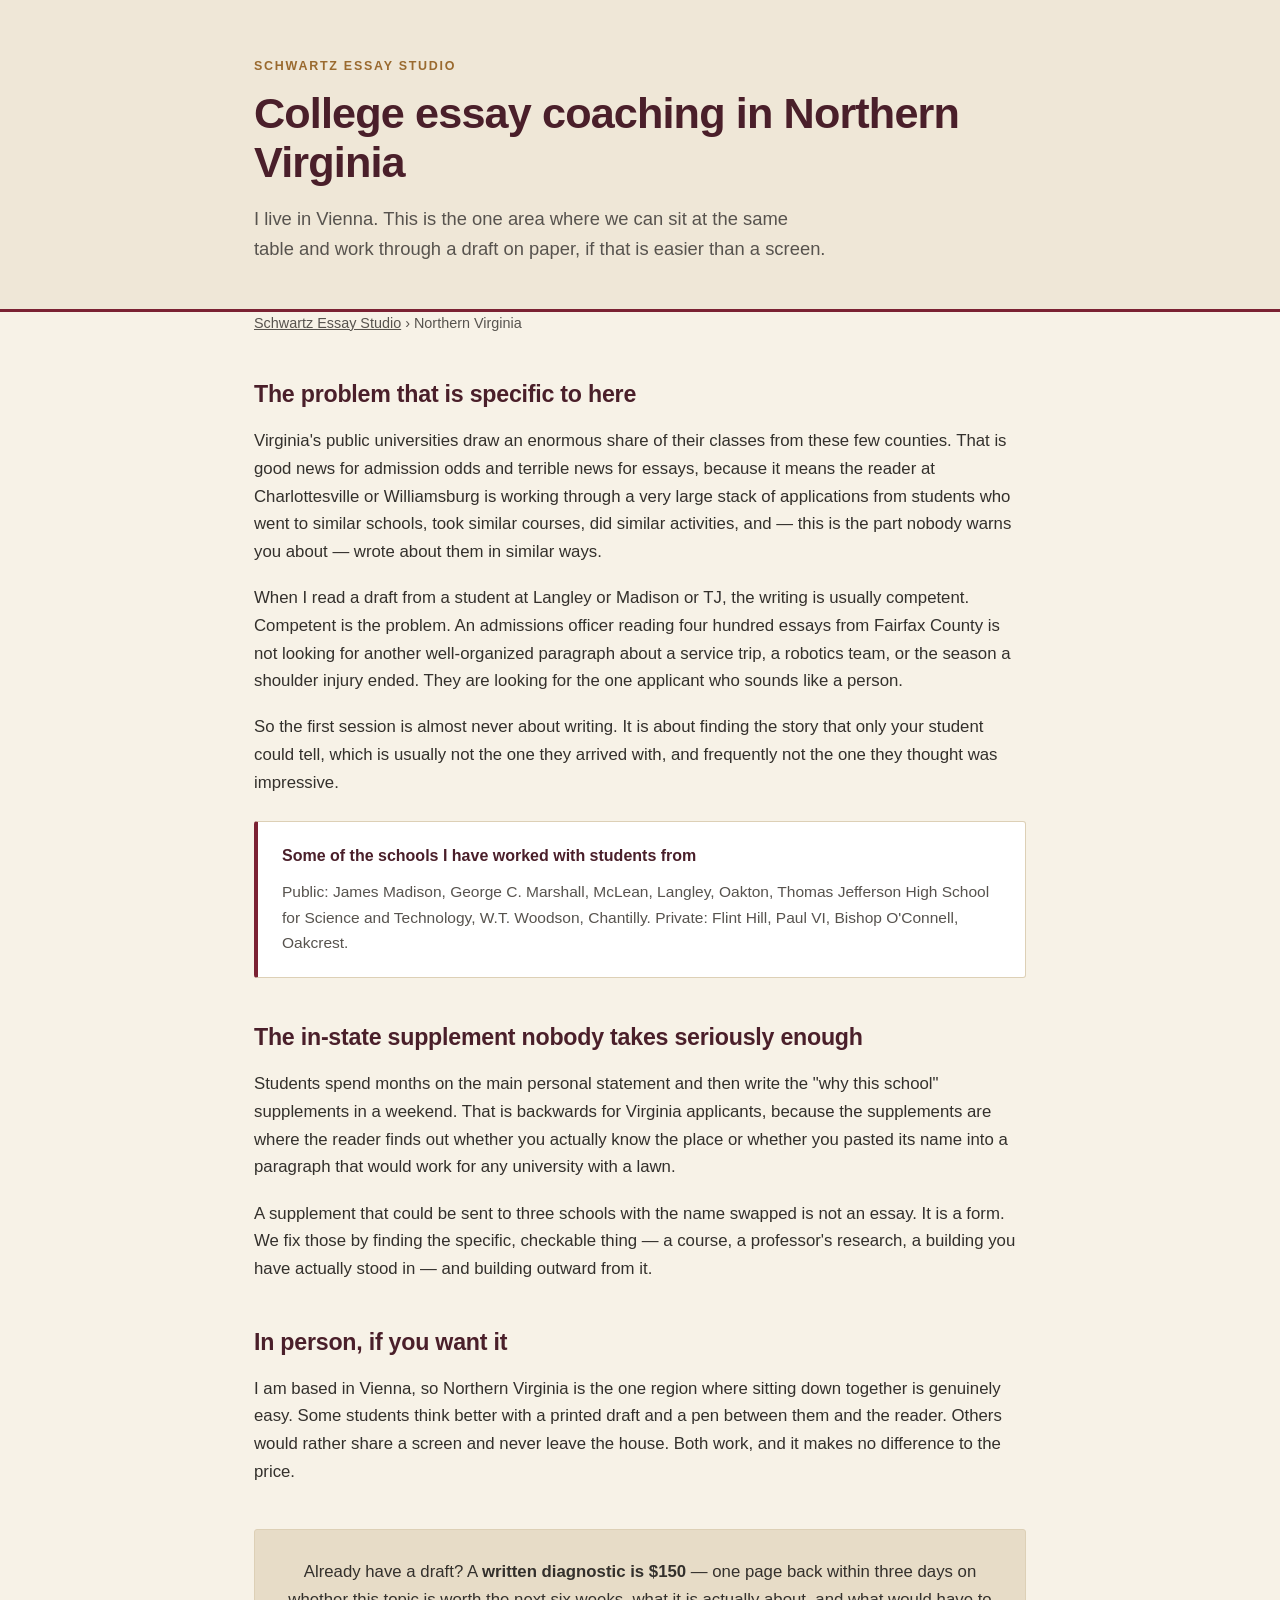
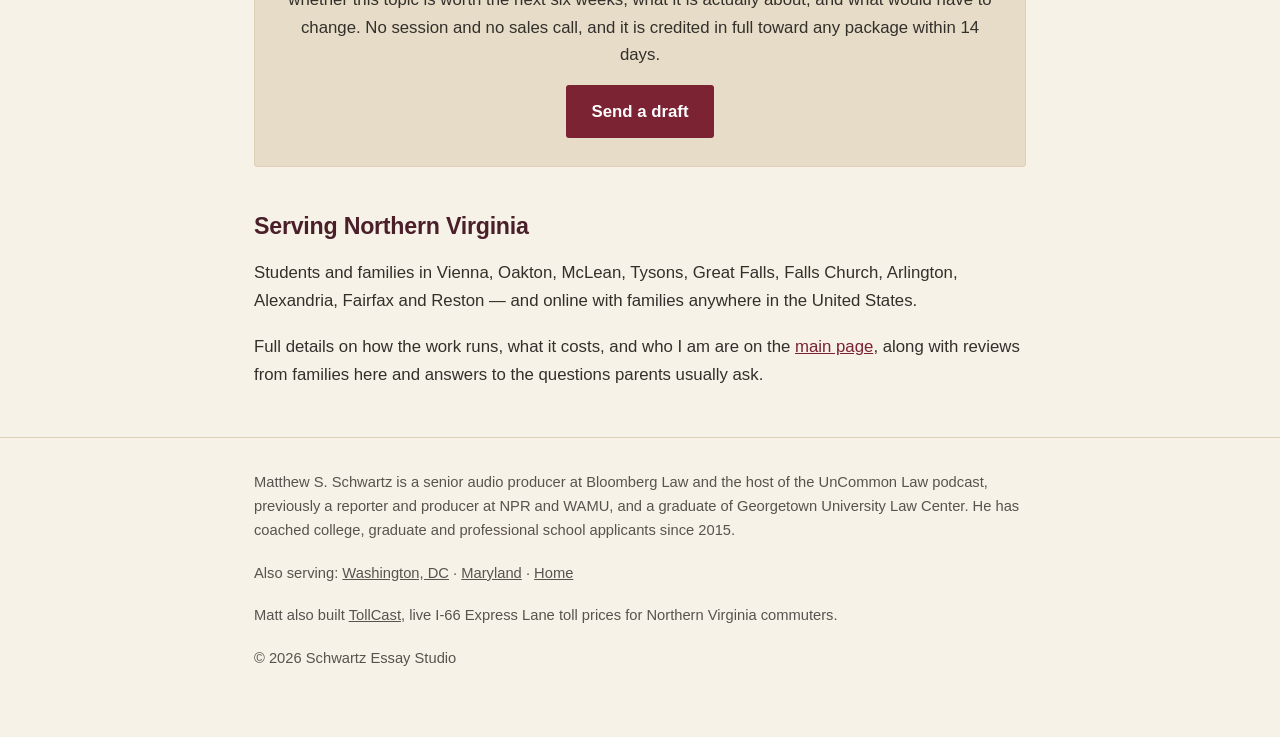
<file: northern-virginia.html>
<!DOCTYPE html>
<html lang="en">
<head>
  <meta charset="UTF-8" />
  <meta name="viewport" content="width=device-width, initial-scale=1.0" />
  <title>College Essay Coach in Northern Virginia | Schwartz Essay Studio</title>
  <meta name="description" content="One-on-one college essay coaching for Northern Virginia families — Vienna, McLean, Oakton, Tysons, Arlington, Alexandria, Fairfax, Great Falls and Reston. In person locally, or online." />
  <link rel="canonical" href="https://schwartzessaystudio.com/northern-virginia" />
  <link rel="stylesheet" href="/location.css" />
  <meta property="og:type" content="website" />
  <meta property="og:site_name" content="Schwartz Essay Studio" />
  <meta property="og:url" content="https://schwartzessaystudio.com/northern-virginia" />
  <meta property="og:title" content="College Essay Coach in Northern Virginia | Schwartz Essay Studio" />
  <meta property="og:description" content="One-on-one college essay coaching for Northern Virginia families — Vienna, McLean, Oakton, Tysons, Arlington, Alexandria, Fairfax, Great Falls and Reston. In person locally, or online." />
  <meta property="og:image" content="https://schwartzessaystudio.com/matt-with-student.jpg" />
  <meta name="twitter:card" content="summary_large_image" />

  <script type="application/ld+json">
{
  "@context": "https://schema.org",
  "@type": "Service",
  "name": "College essay coaching in Northern Virginia",
  "serviceType": "College and graduate school application essay coaching",
  "url": "https://schwartzessaystudio.com/northern-virginia",
  "areaServed": [
    {
      "@type": "City",
      "name": "Vienna",
      "address": {
        "@type": "PostalAddress",
        "addressRegion": "VA",
        "addressCountry": "US"
      }
    },
    {
      "@type": "City",
      "name": "Oakton",
      "address": {
        "@type": "PostalAddress",
        "addressRegion": "VA",
        "addressCountry": "US"
      }
    },
    {
      "@type": "City",
      "name": "McLean",
      "address": {
        "@type": "PostalAddress",
        "addressRegion": "VA",
        "addressCountry": "US"
      }
    },
    {
      "@type": "City",
      "name": "Falls Church",
      "address": {
        "@type": "PostalAddress",
        "addressRegion": "VA",
        "addressCountry": "US"
      }
    },
    {
      "@type": "City",
      "name": "Arlington",
      "address": {
        "@type": "PostalAddress",
        "addressRegion": "VA",
        "addressCountry": "US"
      }
    },
    {
      "@type": "City",
      "name": "Alexandria",
      "address": {
        "@type": "PostalAddress",
        "addressRegion": "VA",
        "addressCountry": "US"
      }
    },
    {
      "@type": "City",
      "name": "Fairfax",
      "address": {
        "@type": "PostalAddress",
        "addressRegion": "VA",
        "addressCountry": "US"
      }
    },
    {
      "@type": "City",
      "name": "Great Falls",
      "address": {
        "@type": "PostalAddress",
        "addressRegion": "VA",
        "addressCountry": "US"
      }
    },
    {
      "@type": "City",
      "name": "Reston",
      "address": {
        "@type": "PostalAddress",
        "addressRegion": "VA",
        "addressCountry": "US"
      }
    }
  ],
  "provider": {
    "@type": "ProfessionalService",
    "@id": "https://schwartzessaystudio.com/#business",
    "name": "Schwartz Essay Studio",
    "url": "https://schwartzessaystudio.com/",
    "telephone": "+1-202-810-5338",
    "email": "matt@schwartzessaystudio.com",
    "founder": {
      "@type": "Person",
      "@id": "https://schwartzessaystudio.com/#matt",
      "name": "Matthew S. Schwartz",
      "alternateName": "Matt Schwartz"
    }
  }
}
  </script>
  <script type="application/ld+json">
{
  "@context": "https://schema.org",
  "@type": "BreadcrumbList",
  "itemListElement": [
    {
      "@type": "ListItem",
      "position": 1,
      "name": "Schwartz Essay Studio",
      "item": "https://schwartzessaystudio.com/"
    },
    {
      "@type": "ListItem",
      "position": 2,
      "name": "Northern Virginia",
      "item": "https://schwartzessaystudio.com/northern-virginia"
    }
  ]
}
  </script>
</head>
<body>

<header class="loc-hero">
  <div class="wrap">
    <p class="eyebrow">Schwartz Essay Studio</p>
    <h1>College essay coaching in Northern Virginia</h1>
    <p class="standfirst">I live in Vienna. This is the one area where we can sit at the same table and work through a draft on paper, if that is easier than a screen.</p>
  </div>
</header>

<main class="wrap">
  <nav class="crumbs"><a href="/">Schwartz Essay Studio</a> &rsaquo; Northern Virginia</nav>
<h2>The problem that is specific to here</h2>
<p>Virginia's public universities draw an enormous share of their classes from these few counties. That is good news for admission odds and terrible news for essays, because it means the reader at Charlottesville or Williamsburg is working through a very large stack of applications from students who went to similar schools, took similar courses, did similar activities, and — this is the part nobody warns you about — wrote about them in similar ways.</p>
<p>When I read a draft from a student at Langley or Madison or TJ, the writing is usually competent. Competent is the problem. An admissions officer reading four hundred essays from Fairfax County is not looking for another well-organized paragraph about a service trip, a robotics team, or the season a shoulder injury ended. They are looking for the one applicant who sounds like a person.</p>
<p>So the first session is almost never about writing. It is about finding the story that only your student could tell, which is usually not the one they arrived with, and frequently not the one they thought was impressive.</p>

<div class="schools">
<h3>Some of the schools I have worked with students from</h3>
<p>Public: James Madison, George C. Marshall, McLean, Langley, Oakton, Thomas Jefferson High School for Science and Technology, W.T. Woodson, Chantilly. Private: Flint Hill, Paul VI, Bishop O'Connell, Oakcrest.</p>
</div>

<h2>The in-state supplement nobody takes seriously enough</h2>
<p>Students spend months on the main personal statement and then write the "why this school" supplements in a weekend. That is backwards for Virginia applicants, because the supplements are where the reader finds out whether you actually know the place or whether you pasted its name into a paragraph that would work for any university with a lawn.</p>
<p>A supplement that could be sent to three schools with the name swapped is not an essay. It is a form. We fix those by finding the specific, checkable thing — a course, a professor's research, a building you have actually stood in — and building outward from it.</p>

<h2>In person, if you want it</h2>
<p>I am based in Vienna, so Northern Virginia is the one region where sitting down together is genuinely easy. Some students think better with a printed draft and a pen between them and the reader. Others would rather share a screen and never leave the house. Both work, and it makes no difference to the price.</p>
  <div class="cta">
    <p>Already have a draft? A <strong>written diagnostic is $150</strong> &mdash; one page back
    within three days on whether this topic is worth the next six weeks, what it is actually about,
    and what would have to change. No session and no sales call, and it is credited in full toward
    any package within 14 days.</p>
    <a class="btn" href="/#draft">Send a draft</a>
  </div>

  <h2>Serving Northern Virginia</h2>
  <p>Students and families in Vienna, Oakton, McLean, Tysons, Great Falls, Falls Church, Arlington, Alexandria, Fairfax and Reston — and online with families anywhere in the United States.</p>
  <p>Full details on how the work runs, what it costs, and who I am are on the <a href="/">main page</a>, along with reviews from families here and answers to the questions parents usually ask.</p>
</main>

<footer class="loc-footer">
  <div class="wrap">
    <p>Matthew S. Schwartz is a senior audio producer at Bloomberg Law and the host of the UnCommon Law podcast, previously a reporter and producer at NPR and WAMU, and a graduate of Georgetown University Law Center. He has coached college, graduate and professional school applicants since 2015.</p>
    <p class="elsewhere">Also serving: <a href="/washington-dc">Washington, DC</a> &middot; <a href="/maryland">Maryland</a> &middot; <a href="/">Home</a></p>
    <p>Matt also built <a href="https://tollcast.com/">TollCast</a>, live I-66 Express Lane toll prices for Northern Virginia commuters.</p>
    <p>&copy; 2026 Schwartz Essay Studio</p>
  </div>
</footer>

</body>
</html>
</file>
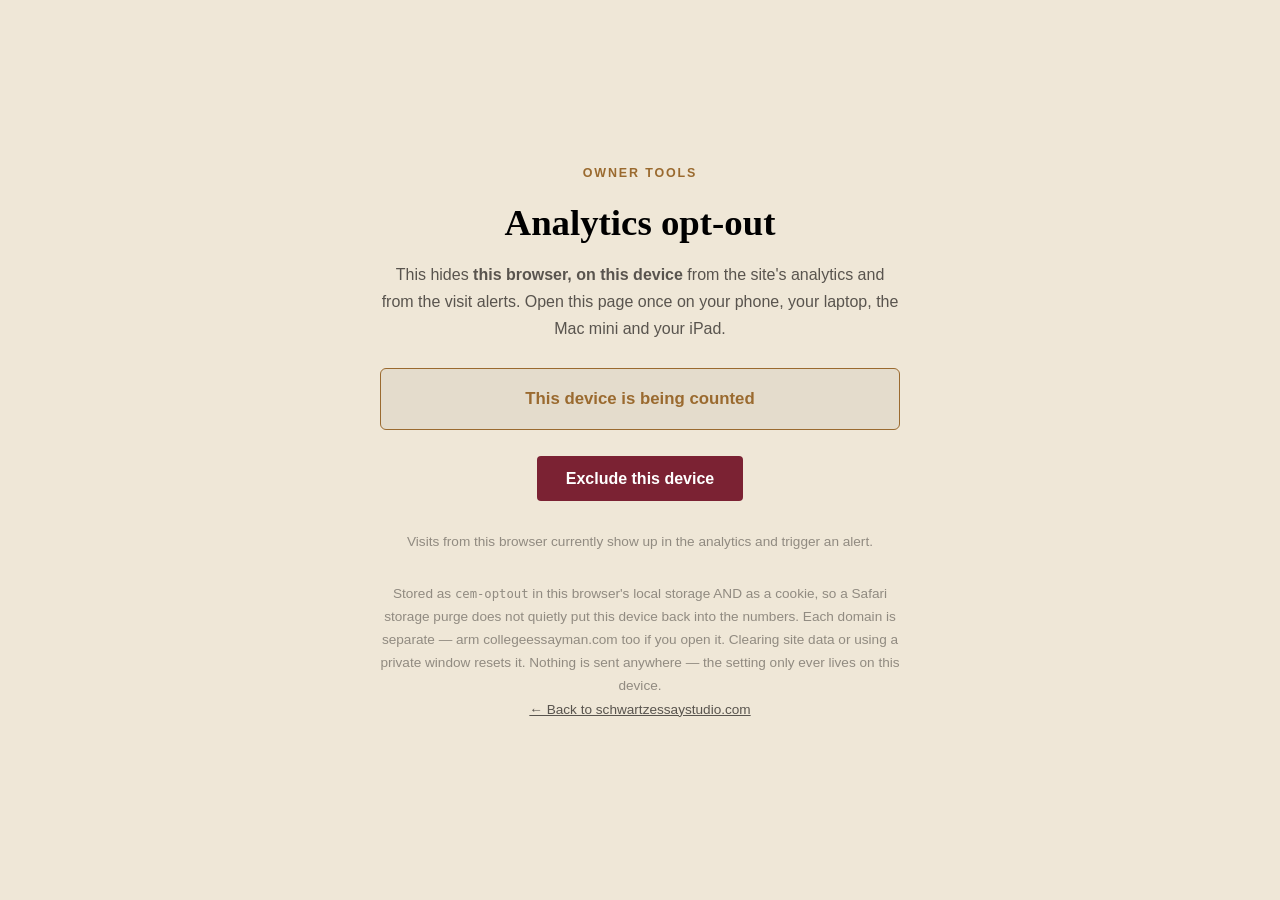
<file: optout.html>
<!DOCTYPE html>
<html lang="en">
<head>
  <meta charset="UTF-8" />
  <meta name="viewport" content="width=device-width, initial-scale=1.0" />
  <title>Analytics opt-out — Schwartz Essay Studio</title>
  <meta name="robots" content="noindex, nofollow" />
  <style>
    :root {
      --navy: #efe7d7; --accent: #7b2233; --accent-dark: #5d1926;
      --gold: #9a6a2f; --good: #4a7c59; --sans: -apple-system, BlinkMacSystemFont, 'Segoe UI', sans-serif;
    }
    *, *::before, *::after { box-sizing: border-box; margin: 0; padding: 0; }
    body {
      font-family: Georgia, 'Times New Roman', serif; background: var(--navy);
      color: var(--ink); line-height: 1.7; min-height: 100vh;
      display: flex; align-items: center; justify-content: center; padding: 2rem 1.25rem;
    }
    .card { max-width: 520px; width: 100%; text-align: center; }
    .eyebrow {
      font-family: var(--sans); font-size: 0.78rem; font-weight: 700;
      letter-spacing: 0.15em; text-transform: uppercase; color: var(--gold); margin-bottom: 1rem;
    }
    h1 { font-size: clamp(1.7rem, 6vw, 2.3rem); line-height: 1.2; margin-bottom: 1rem; }
    p { font-family: var(--sans); font-size: 1rem; color: rgba(51,48,44,0.8); margin-bottom: 1rem; }
    .status {
      font-family: var(--sans); font-weight: 700; font-size: 1.05rem;
      padding: 1rem 1.2rem; border-radius: 6px; margin: 1.6rem 0;
      border: 1px solid rgba(51,48,44,0.18); background: rgba(51,48,44,0.06);
    }
    .status.off { border-color: var(--good); color: #8ce8ae; }
    .status.on  { border-color: var(--gold); color: var(--gold); }
    button {
      font-family: var(--sans); font-weight: 700; font-size: 1rem; cursor: pointer;
      padding: 0.85rem 1.8rem; border-radius: 4px; border: none;
      background: var(--accent); color: #fff; transition: background 0.15s;
    }
    button:hover { background: var(--accent-dark); }
    button.secondary { background: transparent; border: 1px solid rgba(51,48,44,0.35); }
    .fine { font-family: var(--sans); font-size: 0.85rem; color: rgba(51,48,44,0.5); margin-top: 1.8rem; }
    .fine a { color: rgba(51,48,44,0.8); }
    code { font-family: ui-monospace, Menlo, monospace; font-size: 0.9em; }
  </style>
</head>
<body>
  <div class="card">
    <p class="eyebrow">Owner tools</p>
    <h1>Analytics opt-out</h1>
    <p>
      This hides <strong>this browser, on this device</strong> from the site's analytics and from the
      visit alerts. Open this page once on your phone, your laptop, the Mac mini and your iPad.
    </p>

    <div class="status" id="status">Checking…</div>

    <button id="toggle">…</button>

    <p class="fine" id="detail"></p>
    <p class="fine">
      Stored as <code>cem-optout</code> in this browser's local storage AND as a cookie, so a Safari storage purge does not quietly put this device back into the numbers. Each domain is separate — arm collegeessayman.com too if you open it. Clearing site data or using a
      private window resets it. Nothing is sent anywhere &mdash; the setting only ever lives on this device.<br />
      <a href="/">&larr; Back to schwartzessaystudio.com</a>
    </p>
  </div>

<script>
  var KEY = "cem-optout";
  var statusEl = document.getElementById("status");
  var btn = document.getElementById("toggle");
  var detail = document.getElementById("detail");

  var DAYS = 400;
  function readCk() {
    try {
      var m = document.cookie.match(/(?:^|;\s*)cem-optout=([^;]*)/);
      return m ? m[1] : null;
    } catch (e) { return null; }
  }
  function setBoth() {
    var ok = false;
    try { localStorage.setItem(KEY, "1"); ok = true; } catch (e) {}
    try {
      document.cookie = KEY + "=1;path=/;max-age=" + (DAYS * 86400) + ";samesite=lax";
      ok = ok || readCk() === "1";
    } catch (e) {}
    return ok;
  }
  function clearBoth() {
    try { localStorage.removeItem(KEY); } catch (e) {}
    try { document.cookie = KEY + "=;path=/;max-age=0"; } catch (e) {}
  }
  // Either store counts. localStorage alone is per-origin and Safari purges it
  // after ~7 idle days, which is how Matt's iPhone and Mac mini quietly went
  // back into the numbers after the move to schwartzessaystudio.com.
  function readFlag() {
    var ls = null;
    try { ls = localStorage.getItem(KEY); } catch (e) { ls = undefined; }
    var ck = readCk();
    if (ls === undefined && ck === null) return null;   // both stores unavailable
    return ls === "1" || ck === "1";
  }

  function render() {
    var out = readFlag();
    if (out === null) {
      statusEl.className = "status on";
      statusEl.textContent = "Storage is blocked in this browser";
      btn.style.display = "none";
      detail.textContent = "Opting out needs local storage or cookies. This is usually a private window or a blocked-cookies setting.";
      return;
    }
    if (out) {
      statusEl.className = "status off";
      statusEl.textContent = "✓ This device is EXCLUDED";
      btn.textContent = "Start counting this device again";
      btn.className = "secondary";
      detail.textContent = "Your visits will not appear in Cloudflare, in Clarity, or in the iMessage alerts.";
    } else {
      statusEl.className = "status on";
      statusEl.textContent = "This device is being counted";
      btn.textContent = "Exclude this device";
      btn.className = "";
      detail.textContent = "Visits from this browser currently show up in the analytics and trigger an alert.";
    }
  }

  btn.addEventListener("click", function () {
    if (readFlag()) { clearBoth(); } else { setBoth(); }
    render();
  });

  // ?optout=1 sets it without a click, so the link can be texted to a device.
  if (/[?&]optout=1/.test(location.search)) { setBoth(); }
  if (/[?&]optout=0/.test(location.search)) { clearBoth(); }
  render();
</script>
</body>
</html>
</file>
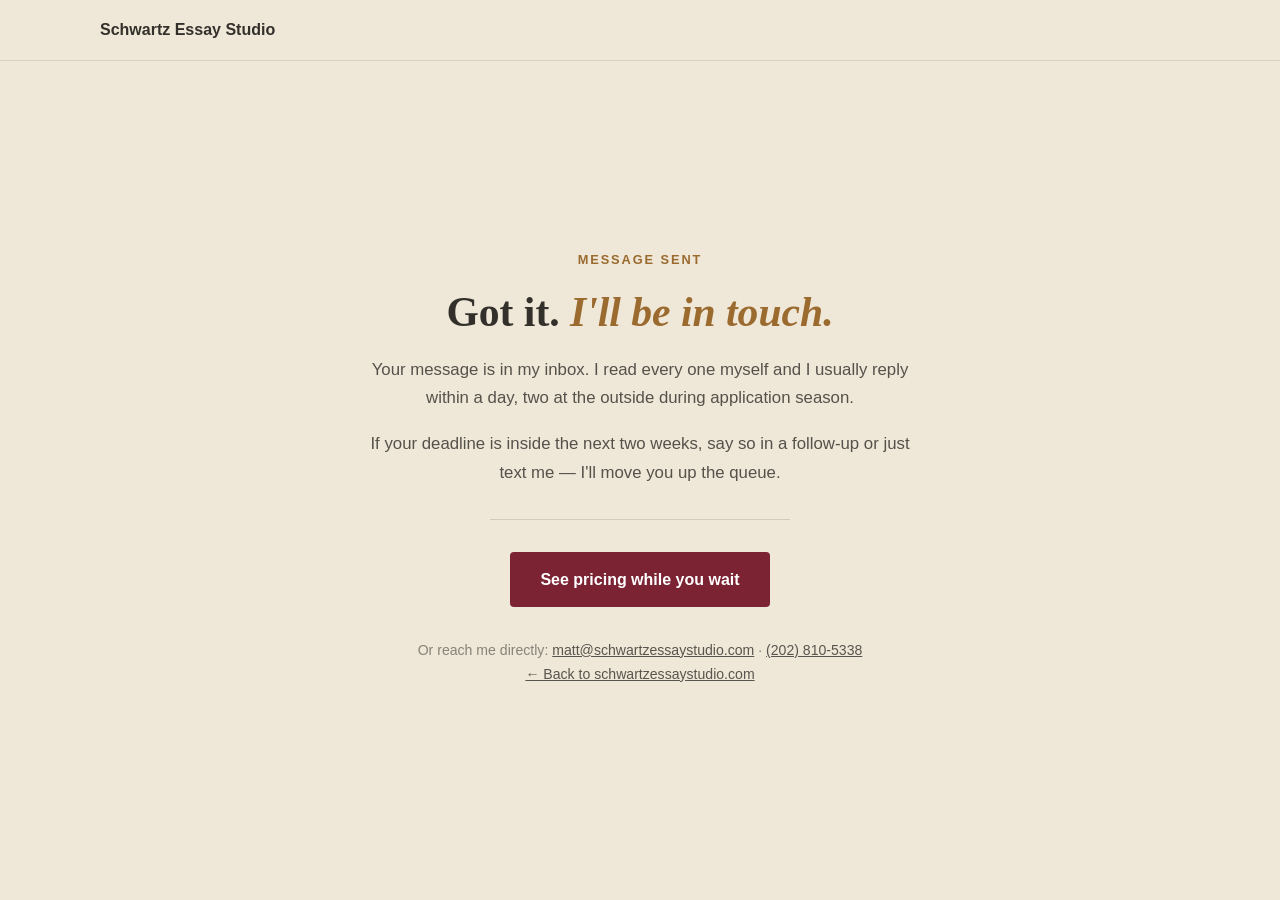
<file: thanks.html>
<!DOCTYPE html>
<html lang="en">
<head>
  <meta charset="UTF-8" />
  <meta name="viewport" content="width=device-width, initial-scale=1.0" />
  <title>Message sent — Schwartz Essay Studio</title>
  <meta name="description" content="Your message to Schwartz Essay Studio has been sent." />
  <meta name="robots" content="noindex" />
  <style>
    :root {
      --ink: #33302c; --muted: #57534e; --light: #f7f2e7;
      --accent: #7b2233; --accent-dark: #5d1926;
      --navy: #efe7d7; --gold: #9a6a2f; --border: #ddd0b6;
      --sans: -apple-system, BlinkMacSystemFont, 'Segoe UI', sans-serif;
    }
    *, *::before, *::after { box-sizing: border-box; margin: 0; padding: 0; }
    body {
      font-family: Georgia, 'Times New Roman', serif;
      color: var(--ink); background: var(--navy);
      line-height: 1.7; min-height: 100vh;
      display: flex; flex-direction: column;
    }
    nav { background: var(--navy); padding: 0 1.5rem; border-bottom: 1px solid rgba(51,48,44,0.12); }
    .nav-inner {
      max-width: 1080px; margin: 0 auto; height: 60px;
      display: flex; align-items: center;
    }
    .nav-logo {
      font-family: var(--sans); font-weight: 700; font-size: 1rem;
      color: var(--ink); text-decoration: none;
    }
    main {
      flex: 1; display: flex; align-items: center; justify-content: center;
      padding: 3.5rem 1.25rem 4rem;
    }
    .card {
      max-width: 560px; width: 100%; text-align: center; color: var(--ink);
    }
    .eyebrow {
      font-family: var(--sans); font-size: 0.8rem; font-weight: 700;
      letter-spacing: 0.15em; text-transform: uppercase;
      color: var(--gold); margin-bottom: 1.1rem;
    }
    h1 { font-size: clamp(1.9rem, 6vw, 2.6rem); line-height: 1.2; margin-bottom: 1.1rem; }
    h1 em { font-style: italic; color: var(--gold); }
    p {
      font-family: var(--sans); font-size: 1.05rem; line-height: 1.7;
      color: rgba(51,48,44,0.82); margin-bottom: 1.1rem;
    }
    .rule { border: none; border-top: 1px solid rgba(51,48,44,0.15); margin: 2rem auto; max-width: 300px; }
    .btn {
      display: inline-block; font-family: var(--sans); font-weight: 700;
      font-size: 1rem; padding: 0.85rem 1.9rem; border-radius: 4px;
      text-decoration: none; background: var(--accent); color: #fff;
      transition: background 0.15s;
    }
    .btn:hover { background: var(--accent-dark); }
    .fine {
      font-family: var(--sans); font-size: 0.88rem;
      color: rgba(51,48,44,0.55); margin-top: 2rem;
    }
    .fine a { color: rgba(51,48,44,0.8); }
  </style>
  <script>
  /* Owner device gate. Must run before any beacon. */
  window.CEM_OPTOUT = (function () {
    var KEY = "cem-optout", DAYS = 400;
    function ck(v) {
      try {
        document.cookie = KEY + "=" + v + ";path=/;max-age=" + (DAYS * 86400) + ";samesite=lax";
      } catch (e) {}
    }
    function readCk() {
      try {
        var m = document.cookie.match(/(?:^|;\s*)cem-optout=([^;]*)/);
        return m ? m[1] : null;
      } catch (e) { return null; }
    }
    function readLs() { try { return localStorage.getItem(KEY); } catch (e) { return null; } }
    function writeLs(v) { try { localStorage.setItem(KEY, v); } catch (e) {} }
    function clearAll() {
      try { localStorage.removeItem(KEY); } catch (e) {}
      try { document.cookie = KEY + "=;path=/;max-age=0"; } catch (e) {}
    }

    /* 1. An explicit ?optout= in the URL always wins. */
    var q = null;
    try { q = new URLSearchParams(location.search).get("optout"); } catch (e) {}
    if (q === "1" || q === "on" || q === "true") { writeLs("1"); ck("1"); return true; }
    if (q === "0" || q === "off" || q === "false") { clearAll(); return false; }

    /* 2. Otherwise either store counts, and each repairs the other - so a Safari
          storage purge does not silently put a device back into the numbers. */
    var on = readLs() === "1" || readCk() === "1";
    if (on) { writeLs("1"); ck("1"); }   /* re-stamp: pushes the expiry out on every visit */
    return on;
  })();
  </script>
  <!-- Analytics loader. Skipped entirely on excluded devices. -->
  <script>
    (function () {
      if (window.CEM_OPTOUT) {
        window.__cemAnalytics = "opted-out";
        return;
      }
      window.__cemAnalytics = "loading";

      // Microsoft Clarity
      (function(c,l,a,r,i,t,y){
          c[a]=c[a]||function(){(c[a].q=c[a].q||[]).push(arguments)};
          t=l.createElement(r);t.async=1;t.src="https://www.clarity.ms/tag/"+i;
          y=l.getElementsByTagName(r)[0];y.parentNode.insertBefore(t,y);
      })(window, document, "clarity", "script", "yc2no5hbc4");

      // Cloudflare Web Analytics
      var cf = document.createElement("script");
      cf.defer = true;
      cf.src = "https://static.cloudflareinsights.com/beacon.min.js";
      cf.setAttribute("data-cf-beacon", '{"token": "eebdc72670fe4a028d88caeca6dd30a8"}');
      document.head.appendChild(cf);

      // Region tagging via our own Cloudflare Worker. `request.cf` gives the
      // Worker the city, region, postal code and carrier at the edge, so the
      // visitor's IP never leaves Cloudflare - unlike the third-party lookup
      // this replaced. The Worker stores the visit, the Mac mini reads it, and
      // the iMessage alert says "McLean, Virginia" instead of "US".
      //
      // Two things about this call are deliberate.
      //
      // 1. The host is geo.schwartzessaystudio.com, not the Worker's workers.dev
      //    URL. That makes it SAME-SITE with the page, so Safari's tracking
      //    prevention treats it as first-party. Measured over the Worker's
      //    72-hour retention window on Sep 9 2026, the old cross-site call was
      //    recording 94% of desktop visits but only 41% of mobile ones, so most
      //    phone visitors reached the alerts as a bare "US" with no city.
      //
      // 2. fetch() is tried BEFORE sendBeacon, which is the reverse of the
      //    obvious order. sendBeacon is fire-and-forget: it cannot report that a
      //    visit was dropped, so a failure is simply lost. fetch(keepalive)
      //    survives the page the same way but resolves, so a failure can fall
      //    back and, if that also fails, be retried at pagehide.
      //
      // `sent` guarantees at most one row per page load.
      try {
        var BEACON = "https://geo.schwartzessaystudio.com/v";
        var payload = JSON.stringify({
          path: location.pathname,
          ref: document.referrer || ""
        });
        var sent = false;

        var viaBeacon = function () {
          try {
            return !!(navigator.sendBeacon &&
              navigator.sendBeacon(BEACON, new Blob([payload], { type: "text/plain" })));
          } catch (e) { return false; }
        };

        if (!window.fetch) {
          sent = viaBeacon();
        } else {
          sent = true;
          try {
            fetch(BEACON, {
              method: "POST",
              body: payload,
              keepalive: true,
              mode: "cors",
              // text/plain is CORS-safelisted, so this costs no preflight.
              headers: { "Content-Type": "text/plain" }
            })
              .then(function (r) { if (!r || !r.ok) { sent = viaBeacon(); } })
              .catch(function () { sent = viaBeacon(); });
          } catch (e) { sent = viaBeacon(); }
        }

        // Last chance. A phone that suspends the page mid-flight is the usual
        // reason nothing confirmed; pagehide is the final moment it can still
        // send anything at all.
        addEventListener("pagehide", function () {
          if (!sent) { viaBeacon(); }
        }, { once: true });
      } catch (e) { /* no beacon support: skip */ }
    })();
  </script>
</head>
<body>

<nav>
  <div class="nav-inner"><a class="nav-logo" href="/">Schwartz Essay Studio</a></div>
</nav>

<main>
  <div class="card">
    <p class="eyebrow">Message sent</p>
    <h1>Got it. <em>I'll be in touch.</em></h1>
    <p>
      Your message is in my inbox. I read every one myself and I usually reply within a day, two at the
      outside during application season.
    </p>
    <p>
      If your deadline is inside the next two weeks, say so in a follow-up or just text me &mdash; I'll
      move you up the queue.
    </p>

    <hr class="rule" />

    <a class="btn" href="/#pricing">See pricing while you wait</a>

    <p class="fine">
      Or reach me directly: <a href="mailto:matt@schwartzessaystudio.com">matt@schwartzessaystudio.com</a>
      &middot; <a href="tel:+12028105338">(202) 810-5338</a><br />
      <a href="/">&larr; Back to schwartzessaystudio.com</a>
    </p>
  </div>
</main>

</body>
</html>
</file>
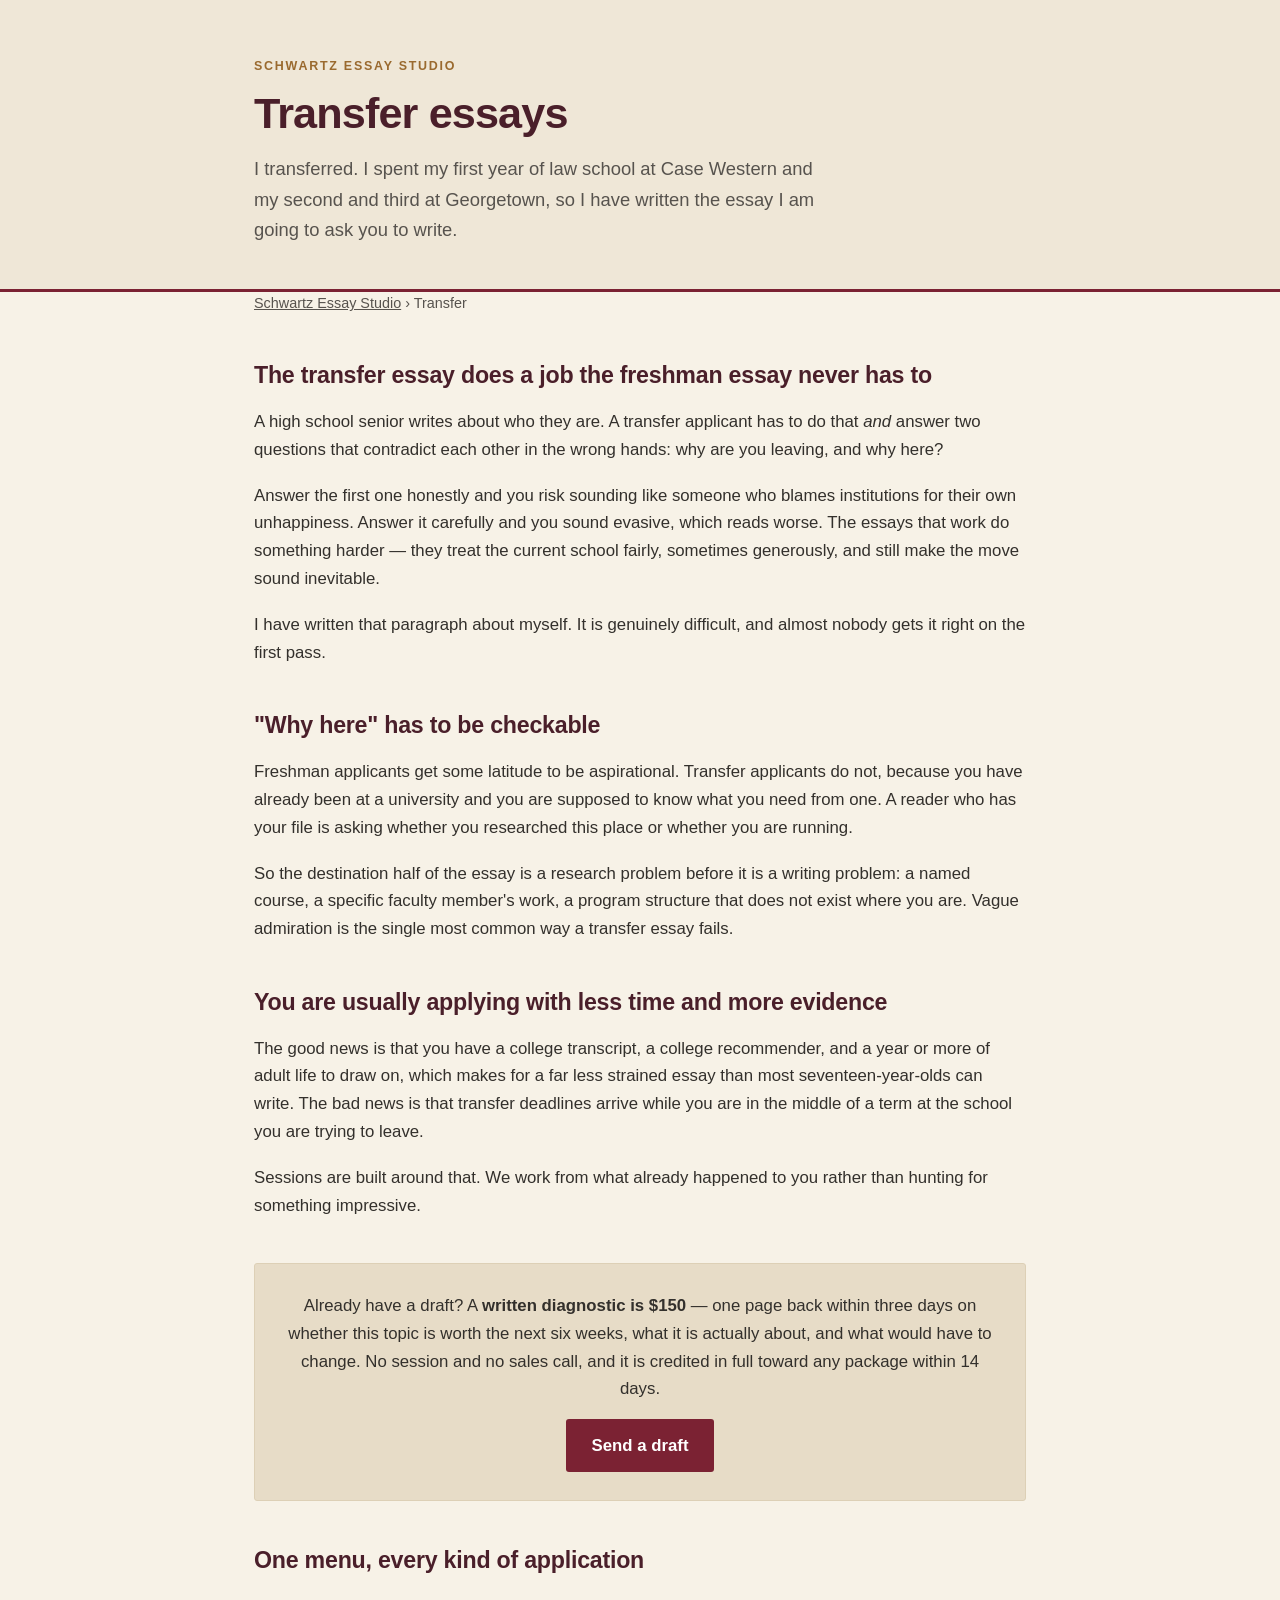
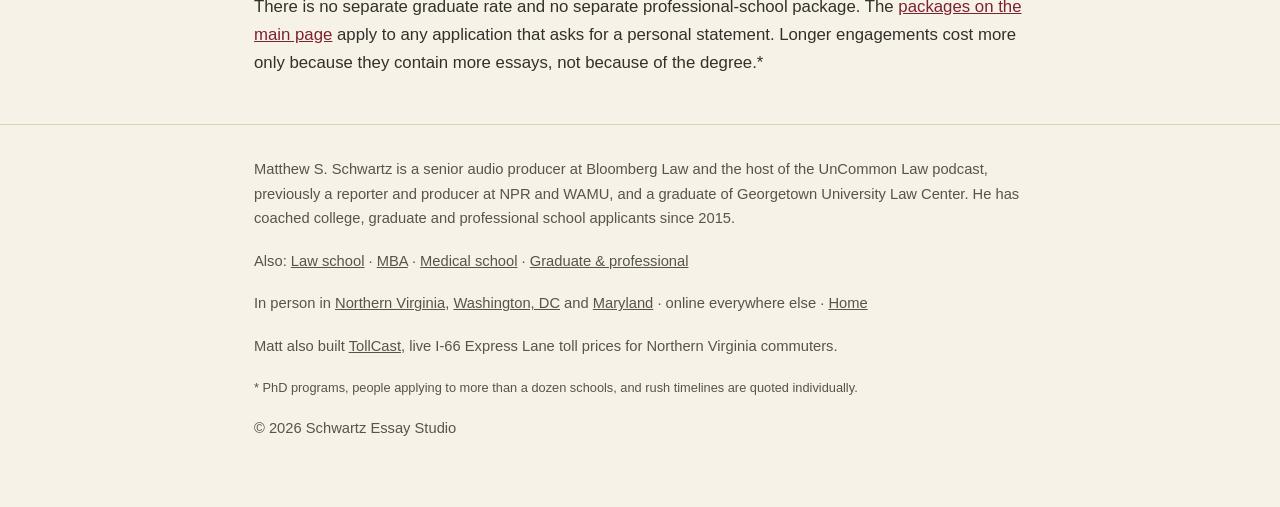
<file: transfer.html>
<!DOCTYPE html>
<html lang="en">
<head>
  <meta charset="UTF-8" />
  <meta name="viewport" content="width=device-width, initial-scale=1.0" />
  <title>Transfer Application Essay Coach | Schwartz Essay Studio</title>
  <meta name="description" content="Transfer essay coaching from someone who transferred. The transfer essay has to explain leaving without sounding bitter, and explain arriving without sounding generic." />
  <link rel="canonical" href="https://schwartzessaystudio.com/transfer" />
  <link rel="stylesheet" href="/location.css" />
  <meta property="og:type" content="website" />
  <meta property="og:site_name" content="Schwartz Essay Studio" />
  <meta property="og:url" content="https://schwartzessaystudio.com/transfer" />
  <meta property="og:title" content="Transfer Application Essay Coach | Schwartz Essay Studio" />
  <meta property="og:description" content="Transfer essay coaching from someone who transferred. The transfer essay has to explain leaving without sounding bitter, and explain arriving without sounding generic." />
  <meta property="og:image" content="https://schwartzessaystudio.com/matt-with-student.jpg" />
  <meta name="twitter:card" content="summary_large_image" />
  <script type="application/ld+json">
{
  "@context": "https://schema.org",
  "@type": "Service",
  "name": "Transfer essays",
  "serviceType": "Application essay coaching",
  "url": "https://schwartzessaystudio.com/transfer",
  "audience": {
    "@type": "EducationalAudience",
    "educationalRole": "student"
  },
  "areaServed": {
    "@type": "Country",
    "name": "United States"
  },
  "provider": {
    "@type": "ProfessionalService",
    "@id": "https://schwartzessaystudio.com/#business",
    "name": "Schwartz Essay Studio",
    "url": "https://schwartzessaystudio.com/",
    "telephone": "+1-202-810-5338",
    "email": "matt@schwartzessaystudio.com",
    "founder": {
      "@type": "Person",
      "@id": "https://schwartzessaystudio.com/#matt",
      "name": "Matthew S. Schwartz",
      "alternateName": "Matt Schwartz"
    }
  }
}
  </script>
  <script type="application/ld+json">
{
  "@context": "https://schema.org",
  "@type": "BreadcrumbList",
  "itemListElement": [
    {
      "@type": "ListItem",
      "position": 1,
      "name": "Schwartz Essay Studio",
      "item": "https://schwartzessaystudio.com/"
    },
    {
      "@type": "ListItem",
      "position": 2,
      "name": "Transfer",
      "item": "https://schwartzessaystudio.com/transfer"
    }
  ]
}
  </script>
</head>
<body>

<header class="loc-hero">
  <div class="wrap">
    <p class="eyebrow">Schwartz Essay Studio</p>
    <h1>Transfer essays</h1>
    <p class="standfirst">I transferred. I spent my first year of law school at Case Western and my second and third at Georgetown, so I have written the essay I am going to ask you to write.</p>
  </div>
</header>

<main class="wrap">
  <nav class="crumbs"><a href="/">Schwartz Essay Studio</a> &rsaquo; Transfer</nav>
<h2>The transfer essay does a job the freshman essay never has to</h2>
<p>A high school senior writes about who they are. A transfer applicant has to do that <em>and</em> answer two questions that contradict each other in the wrong hands: why are you leaving, and why here?</p>
<p>Answer the first one honestly and you risk sounding like someone who blames institutions for their own unhappiness. Answer it carefully and you sound evasive, which reads worse. The essays that work do something harder — they treat the current school fairly, sometimes generously, and still make the move sound inevitable.</p>
<p>I have written that paragraph about myself. It is genuinely difficult, and almost nobody gets it right on the first pass.</p>

<h2>"Why here" has to be checkable</h2>
<p>Freshman applicants get some latitude to be aspirational. Transfer applicants do not, because you have already been at a university and you are supposed to know what you need from one. A reader who has your file is asking whether you researched this place or whether you are running.</p>
<p>So the destination half of the essay is a research problem before it is a writing problem: a named course, a specific faculty member's work, a program structure that does not exist where you are. Vague admiration is the single most common way a transfer essay fails.</p>

<h2>You are usually applying with less time and more evidence</h2>
<p>The good news is that you have a college transcript, a college recommender, and a year or more of adult life to draw on, which makes for a far less strained essay than most seventeen-year-olds can write. The bad news is that transfer deadlines arrive while you are in the middle of a term at the school you are trying to leave.</p>
<p>Sessions are built around that. We work from what already happened to you rather than hunting for something impressive.</p>

  <div class="cta">
    <p>Already have a draft? A <strong>written diagnostic is $150</strong> &mdash; one page back
    within three days on whether this topic is worth the next six weeks, what it is actually about,
    and what would have to change. No session and no sales call, and it is credited in full toward
    any package within 14 days.</p>
    <a class="btn" href="/#draft">Send a draft</a>
  </div>

  <h2>One menu, every kind of application</h2>
  <p>There is no separate graduate rate and no separate professional-school package. The <a href="/#pricing">packages on the main page</a> apply to any application that asks for a personal statement. Longer engagements cost more only because they contain more essays, not because of the degree.*</p>
</main>

<footer class="loc-footer">
  <div class="wrap">
    <p>Matthew S. Schwartz is a senior audio producer at Bloomberg Law and the host of the UnCommon Law podcast, previously a reporter and producer at NPR and WAMU, and a graduate of Georgetown University Law Center. He has coached college, graduate and professional school applicants since 2015.</p>
    <p class="elsewhere">Also: <a href="/law-school">Law school</a> &middot; <a href="/mba">MBA</a> &middot; <a href="/medical-school">Medical school</a> &middot; <a href="/graduate">Graduate & professional</a></p>
    <p class="elsewhere">In person in <a href="/northern-virginia">Northern Virginia</a>, <a href="/washington-dc">Washington, DC</a> and <a href="/maryland">Maryland</a> &middot; online everywhere else &middot; <a href="/">Home</a></p>
    <p>Matt also built <a href="https://tollcast.com/">TollCast</a>, live I-66 Express Lane toll prices for Northern Virginia commuters.</p>
    <p style="font-size:0.8rem">* PhD programs, people applying to more than a dozen schools, and rush timelines are quoted individually.</p>
    <p>&copy; 2026 Schwartz Essay Studio</p>
  </div>
</footer>

</body>
</html>
</file>
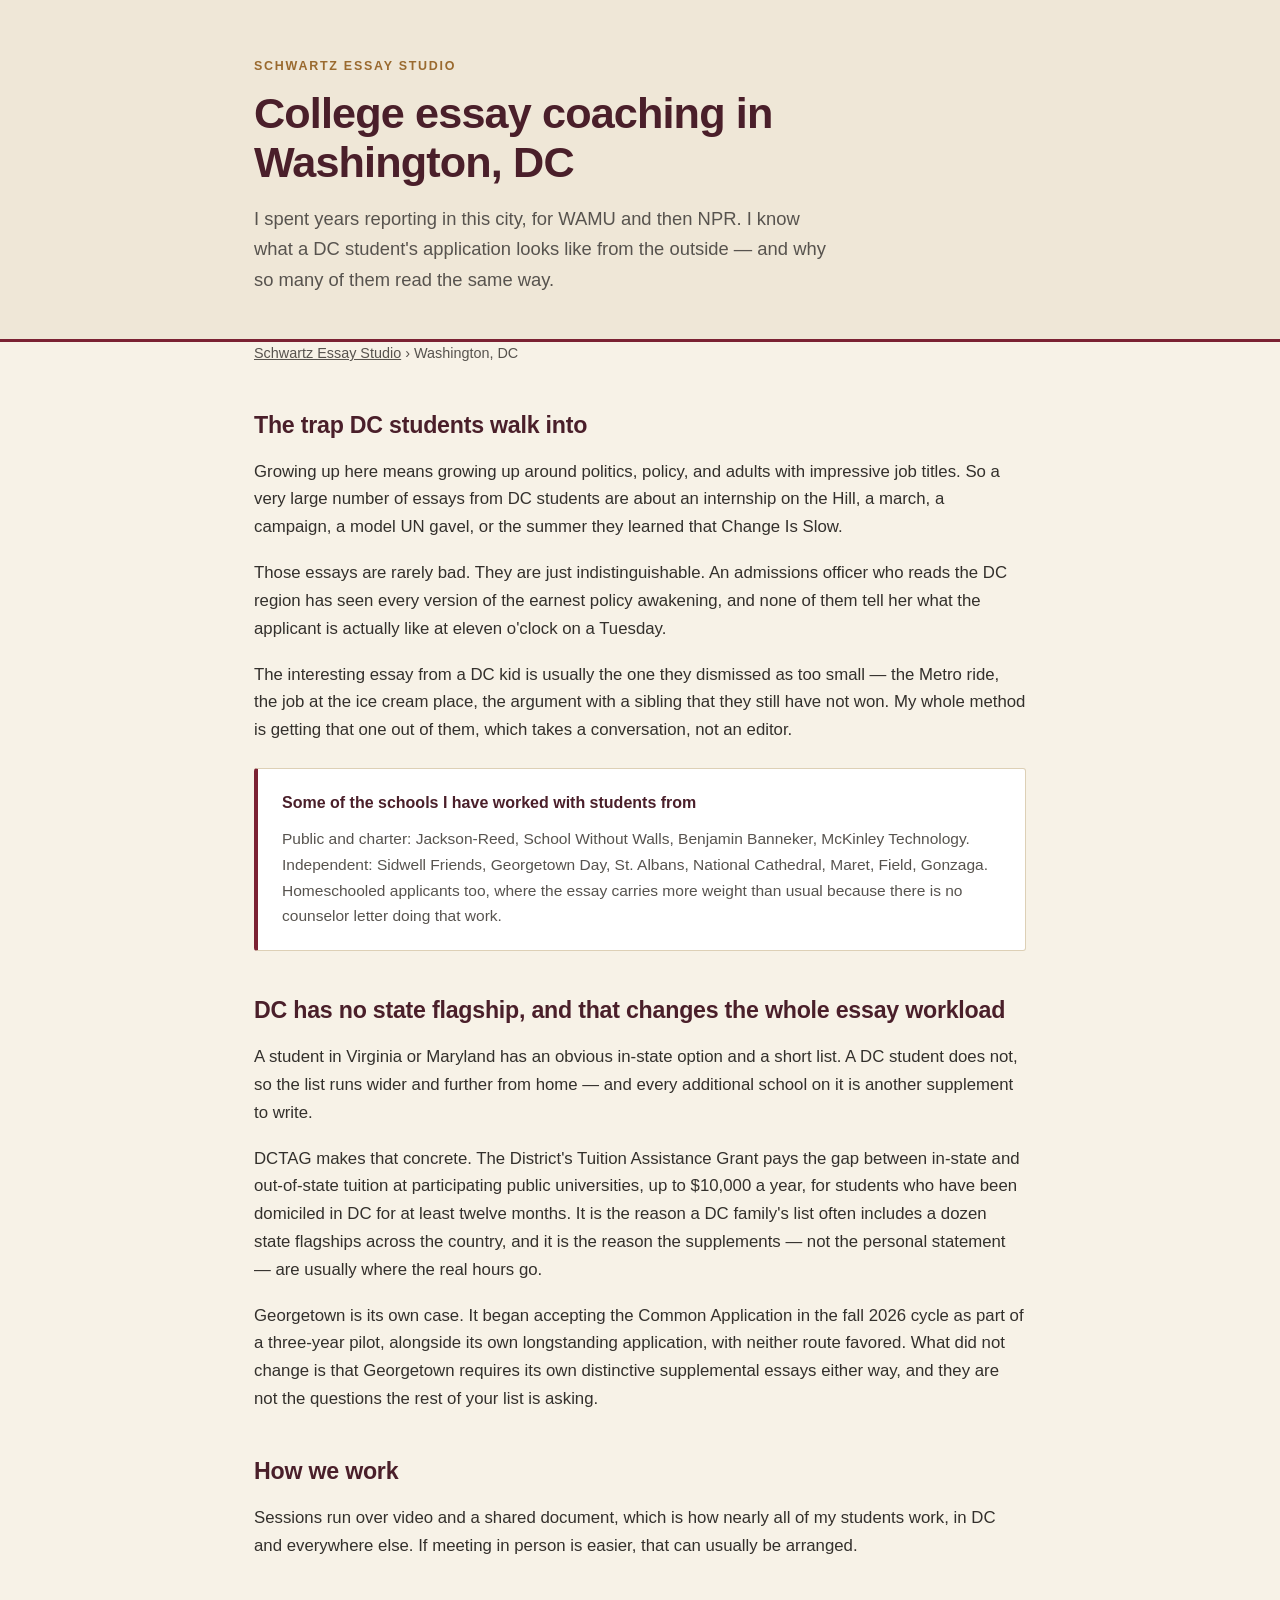
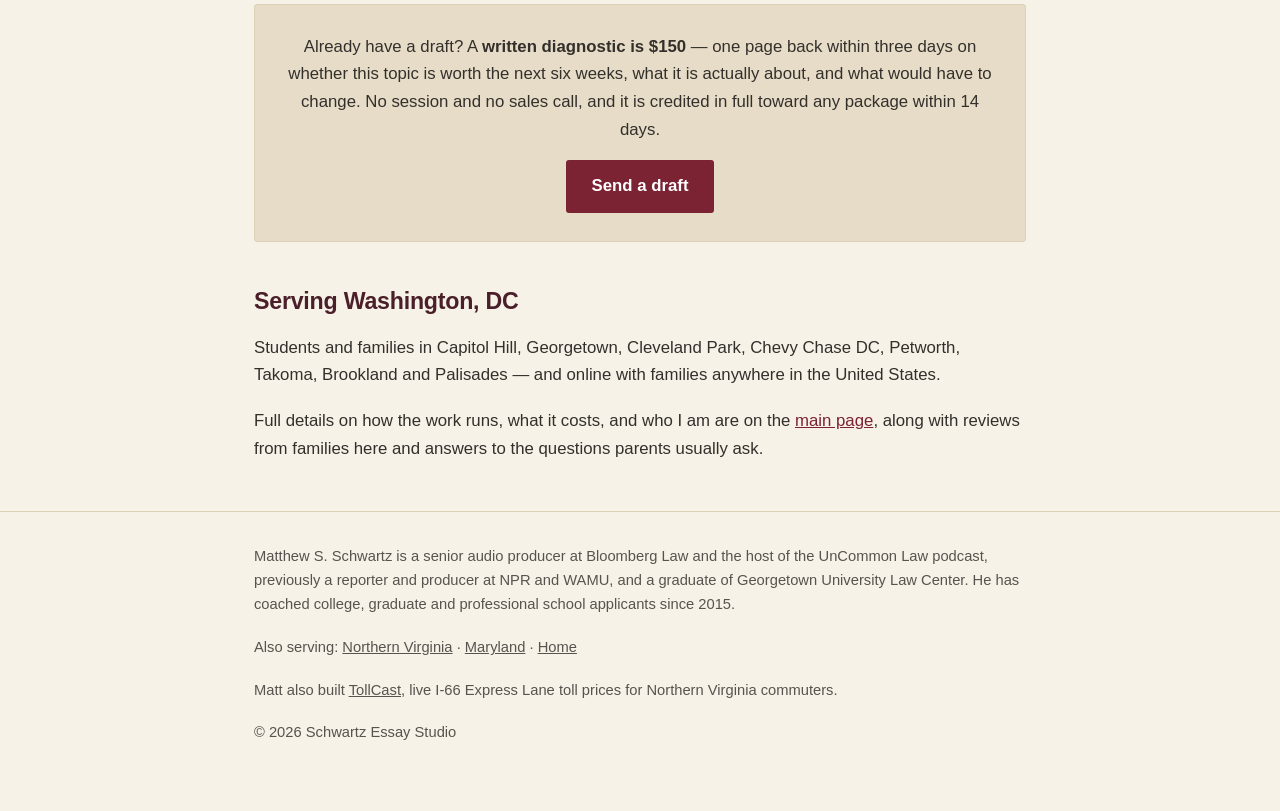
<file: washington-dc.html>
<!DOCTYPE html>
<html lang="en">
<head>
  <meta charset="UTF-8" />
  <meta name="viewport" content="width=device-width, initial-scale=1.0" />
  <title>College Essay Coach in Washington, DC | Schwartz Essay Studio</title>
  <meta name="description" content="One-on-one college essay coaching for Washington, DC families. A working journalist and Georgetown Law graduate who helps students find the story only they can tell. Online, or in person." />
  <link rel="canonical" href="https://schwartzessaystudio.com/washington-dc" />
  <link rel="stylesheet" href="/location.css" />
  <meta property="og:type" content="website" />
  <meta property="og:site_name" content="Schwartz Essay Studio" />
  <meta property="og:url" content="https://schwartzessaystudio.com/washington-dc" />
  <meta property="og:title" content="College Essay Coach in Washington, DC | Schwartz Essay Studio" />
  <meta property="og:description" content="One-on-one college essay coaching for Washington, DC families. A working journalist and Georgetown Law graduate who helps students find the story only they can tell. Online, or in person." />
  <meta property="og:image" content="https://schwartzessaystudio.com/matt-with-student.jpg" />
  <meta name="twitter:card" content="summary_large_image" />

  <script type="application/ld+json">
{
  "@context": "https://schema.org",
  "@type": "Service",
  "name": "College essay coaching in Washington, DC",
  "serviceType": "College and graduate school application essay coaching",
  "url": "https://schwartzessaystudio.com/washington-dc",
  "areaServed": [
    {
      "@type": "City",
      "name": "Washington",
      "address": {
        "@type": "PostalAddress",
        "addressRegion": "DC",
        "addressCountry": "US"
      }
    }
  ],
  "provider": {
    "@type": "ProfessionalService",
    "@id": "https://schwartzessaystudio.com/#business",
    "name": "Schwartz Essay Studio",
    "url": "https://schwartzessaystudio.com/",
    "telephone": "+1-202-810-5338",
    "email": "matt@schwartzessaystudio.com",
    "founder": {
      "@type": "Person",
      "@id": "https://schwartzessaystudio.com/#matt",
      "name": "Matthew S. Schwartz",
      "alternateName": "Matt Schwartz"
    }
  }
}
  </script>
  <script type="application/ld+json">
{
  "@context": "https://schema.org",
  "@type": "BreadcrumbList",
  "itemListElement": [
    {
      "@type": "ListItem",
      "position": 1,
      "name": "Schwartz Essay Studio",
      "item": "https://schwartzessaystudio.com/"
    },
    {
      "@type": "ListItem",
      "position": 2,
      "name": "Washington, DC",
      "item": "https://schwartzessaystudio.com/washington-dc"
    }
  ]
}
  </script>
</head>
<body>

<header class="loc-hero">
  <div class="wrap">
    <p class="eyebrow">Schwartz Essay Studio</p>
    <h1>College essay coaching in Washington, DC</h1>
    <p class="standfirst">I spent years reporting in this city, for WAMU and then NPR. I know what a DC student's application looks like from the outside — and why so many of them read the same way.</p>
  </div>
</header>

<main class="wrap">
  <nav class="crumbs"><a href="/">Schwartz Essay Studio</a> &rsaquo; Washington, DC</nav>
<h2>The trap DC students walk into</h2>
<p>Growing up here means growing up around politics, policy, and adults with impressive job titles. So a very large number of essays from DC students are about an internship on the Hill, a march, a campaign, a model UN gavel, or the summer they learned that Change Is Slow.</p>
<p>Those essays are rarely bad. They are just indistinguishable. An admissions officer who reads the DC region has seen every version of the earnest policy awakening, and none of them tell her what the applicant is actually like at eleven o'clock on a Tuesday.</p>
<p>The interesting essay from a DC kid is usually the one they dismissed as too small — the Metro ride, the job at the ice cream place, the argument with a sibling that they still have not won. My whole method is getting that one out of them, which takes a conversation, not an editor.</p>

<div class="schools">
<h3>Some of the schools I have worked with students from</h3>
<p>Public and charter: Jackson-Reed, School Without Walls, Benjamin Banneker, McKinley Technology. Independent: Sidwell Friends, Georgetown Day, St. Albans, National Cathedral, Maret, Field, Gonzaga. Homeschooled applicants too, where the essay carries more weight than usual because there is no counselor letter doing that work.</p>
</div>

<h2>DC has no state flagship, and that changes the whole essay workload</h2>
<p>A student in Virginia or Maryland has an obvious in-state option and a short list. A DC student does not, so the list runs wider and further from home — and every additional school on it is another supplement to write.</p>
<p>DCTAG makes that concrete. The District's Tuition Assistance Grant pays the gap between in-state and out-of-state tuition at participating public universities, up to $10,000 a year, for students who have been domiciled in DC for at least twelve months. It is the reason a DC family's list often includes a dozen state flagships across the country, and it is the reason the supplements — not the personal statement — are usually where the real hours go.</p>
<p>Georgetown is its own case. It began accepting the Common Application in the fall 2026 cycle as part of a three-year pilot, alongside its own longstanding application, with neither route favored. What did not change is that Georgetown requires its own distinctive supplemental essays either way, and they are not the questions the rest of your list is asking.</p>

<h2>How we work</h2>
<p>Sessions run over video and a shared document, which is how nearly all of my students work, in DC and everywhere else. If meeting in person is easier, that can usually be arranged.</p>
  <div class="cta">
    <p>Already have a draft? A <strong>written diagnostic is $150</strong> &mdash; one page back
    within three days on whether this topic is worth the next six weeks, what it is actually about,
    and what would have to change. No session and no sales call, and it is credited in full toward
    any package within 14 days.</p>
    <a class="btn" href="/#draft">Send a draft</a>
  </div>

  <h2>Serving Washington, DC</h2>
  <p>Students and families in Capitol Hill, Georgetown, Cleveland Park, Chevy Chase DC, Petworth, Takoma, Brookland and Palisades — and online with families anywhere in the United States.</p>
  <p>Full details on how the work runs, what it costs, and who I am are on the <a href="/">main page</a>, along with reviews from families here and answers to the questions parents usually ask.</p>
</main>

<footer class="loc-footer">
  <div class="wrap">
    <p>Matthew S. Schwartz is a senior audio producer at Bloomberg Law and the host of the UnCommon Law podcast, previously a reporter and producer at NPR and WAMU, and a graduate of Georgetown University Law Center. He has coached college, graduate and professional school applicants since 2015.</p>
    <p class="elsewhere">Also serving: <a href="/northern-virginia">Northern Virginia</a> &middot; <a href="/maryland">Maryland</a> &middot; <a href="/">Home</a></p>
    <p>Matt also built <a href="https://tollcast.com/">TollCast</a>, live I-66 Express Lane toll prices for Northern Virginia commuters.</p>
    <p>&copy; 2026 Schwartz Essay Studio</p>
  </div>
</footer>

</body>
</html>
</file>
<file: location.css>
/* Shared styles for the three location pages. Tokens copied verbatim from the
   index.html :root block so a re-skin there can be mirrored here in one paste.
   Kept as a separate file rather than inlined three times — GitHub Pages serves
   it fine and it means one edit, not three. */
:root {
  --ink: #33302c;
  --muted: #57534e;
  --light: #f7f2e7;
  --accent: #7b2233;
  --accent-dark: #5d1926;
  --accent-light: #f5e9e6;
  --navy: #efe7d7;
  --navy-light: #e7dcc7;
  --heading: #4a1f2a;
  --gold: #9a6a2f;
  --border: #ddd0b6;
  --max: 820px;
  --sans: -apple-system, BlinkMacSystemFont, 'Segoe UI', sans-serif;
  --paper: #fff;
}
* { box-sizing: border-box; }
body {
  margin: 0;
  font-family: var(--sans);
  color: var(--ink);
  background: var(--light);
  line-height: 1.65;
  font-size: 1.05rem;
}
.wrap { max-width: var(--max); margin: 0 auto; padding: 0 1.5rem; }
header.loc-hero {
  background: var(--navy);
  border-bottom: 3px solid var(--accent);
  padding: 3.5rem 0 2.75rem;
}
.eyebrow {
  text-transform: uppercase;
  letter-spacing: .14em;
  font-size: .78rem;
  color: var(--gold);
  margin: 0 0 .75rem;
  font-weight: 600;
}
h1 {
  font-size: clamp(1.9rem, 5vw, 2.7rem);
  line-height: 1.15;
  color: var(--heading);
  margin: 0 0 1rem;
  letter-spacing: -.02em;
}
.standfirst { font-size: 1.15rem; color: var(--muted); margin: 0; max-width: 56ch; }
main { padding: 2.75rem 0 1rem; }
h2 {
  font-size: 1.45rem;
  color: var(--heading);
  margin: 2.5rem 0 .85rem;
  letter-spacing: -.01em;
}
p { margin: 0 0 1.15rem; }
ul { margin: 0 0 1.3rem; padding-left: 1.25rem; }
li { margin-bottom: .45rem; }
.schools {
  background: var(--paper);
  border: 1px solid var(--border);
  border-left: 4px solid var(--accent);
  padding: 1.35rem 1.5rem;
  margin: 1.5rem 0 2rem;
  border-radius: 3px;
}
.schools h3 { margin: 0 0 .6rem; font-size: 1rem; color: var(--heading); }
.schools p { margin: 0; color: var(--muted); font-size: .97rem; }
.cta {
  background: var(--navy-light);
  border: 1px solid var(--border);
  padding: 1.75rem;
  margin: 2.75rem 0 1rem;
  border-radius: 3px;
  text-align: center;
}
.cta p { margin: 0 0 1rem; }
.btn {
  display: inline-block;
  background: var(--accent);
  color: #fff;
  text-decoration: none;
  padding: .8rem 1.6rem;
  border-radius: 3px;
  font-weight: 600;
}
.btn:hover { background: var(--accent-dark); }
a { color: var(--accent); }
nav.crumbs { font-size: .9rem; margin: 0 0 1.5rem; color: var(--muted); }
nav.crumbs a { color: var(--muted); }
footer.loc-footer {
  border-top: 1px solid var(--border);
  margin-top: 3rem;
  padding: 2rem 0 3rem;
  font-size: .92rem;
  color: var(--muted);
}
footer.loc-footer a { color: var(--muted); }
.elsewhere { margin-top: .75rem; }
@media (max-width: 600px) {
  body { font-size: 1rem; }
  header.loc-hero { padding: 2.5rem 0 2rem; }
}
</file>
